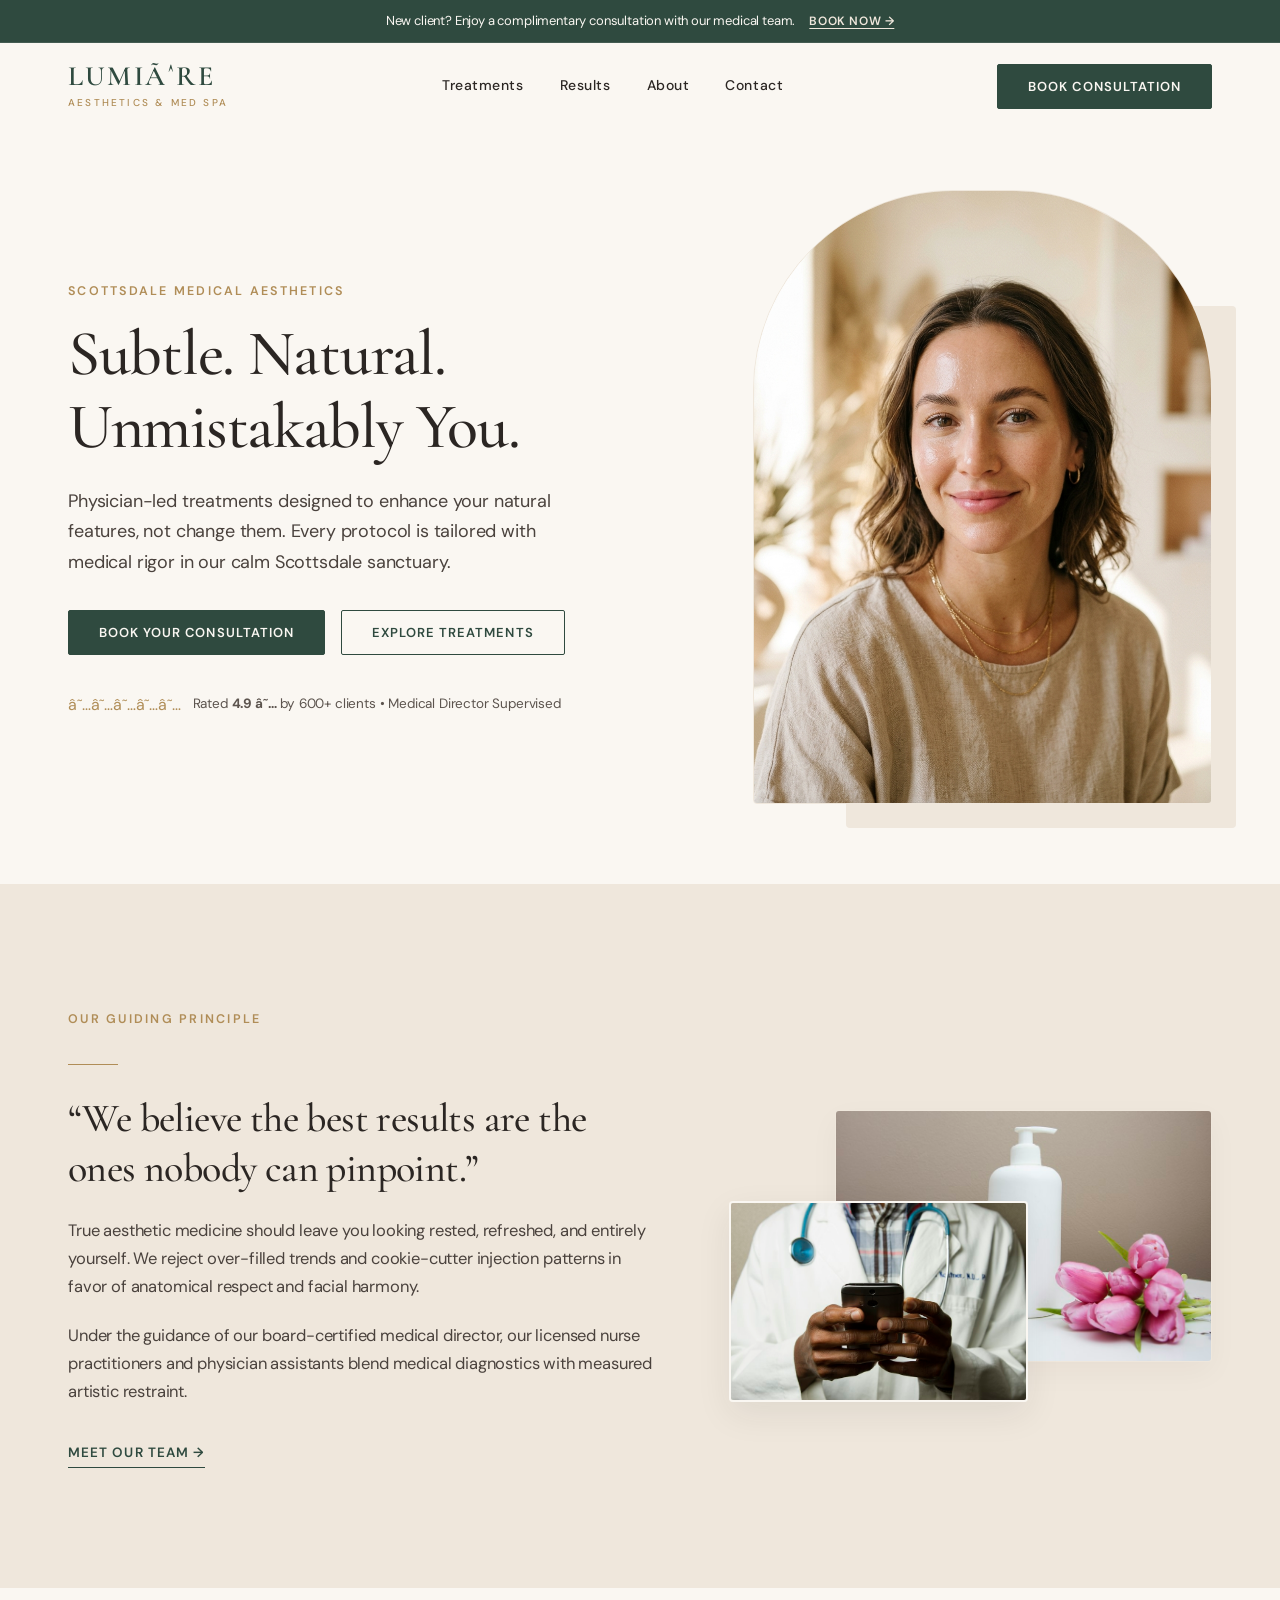
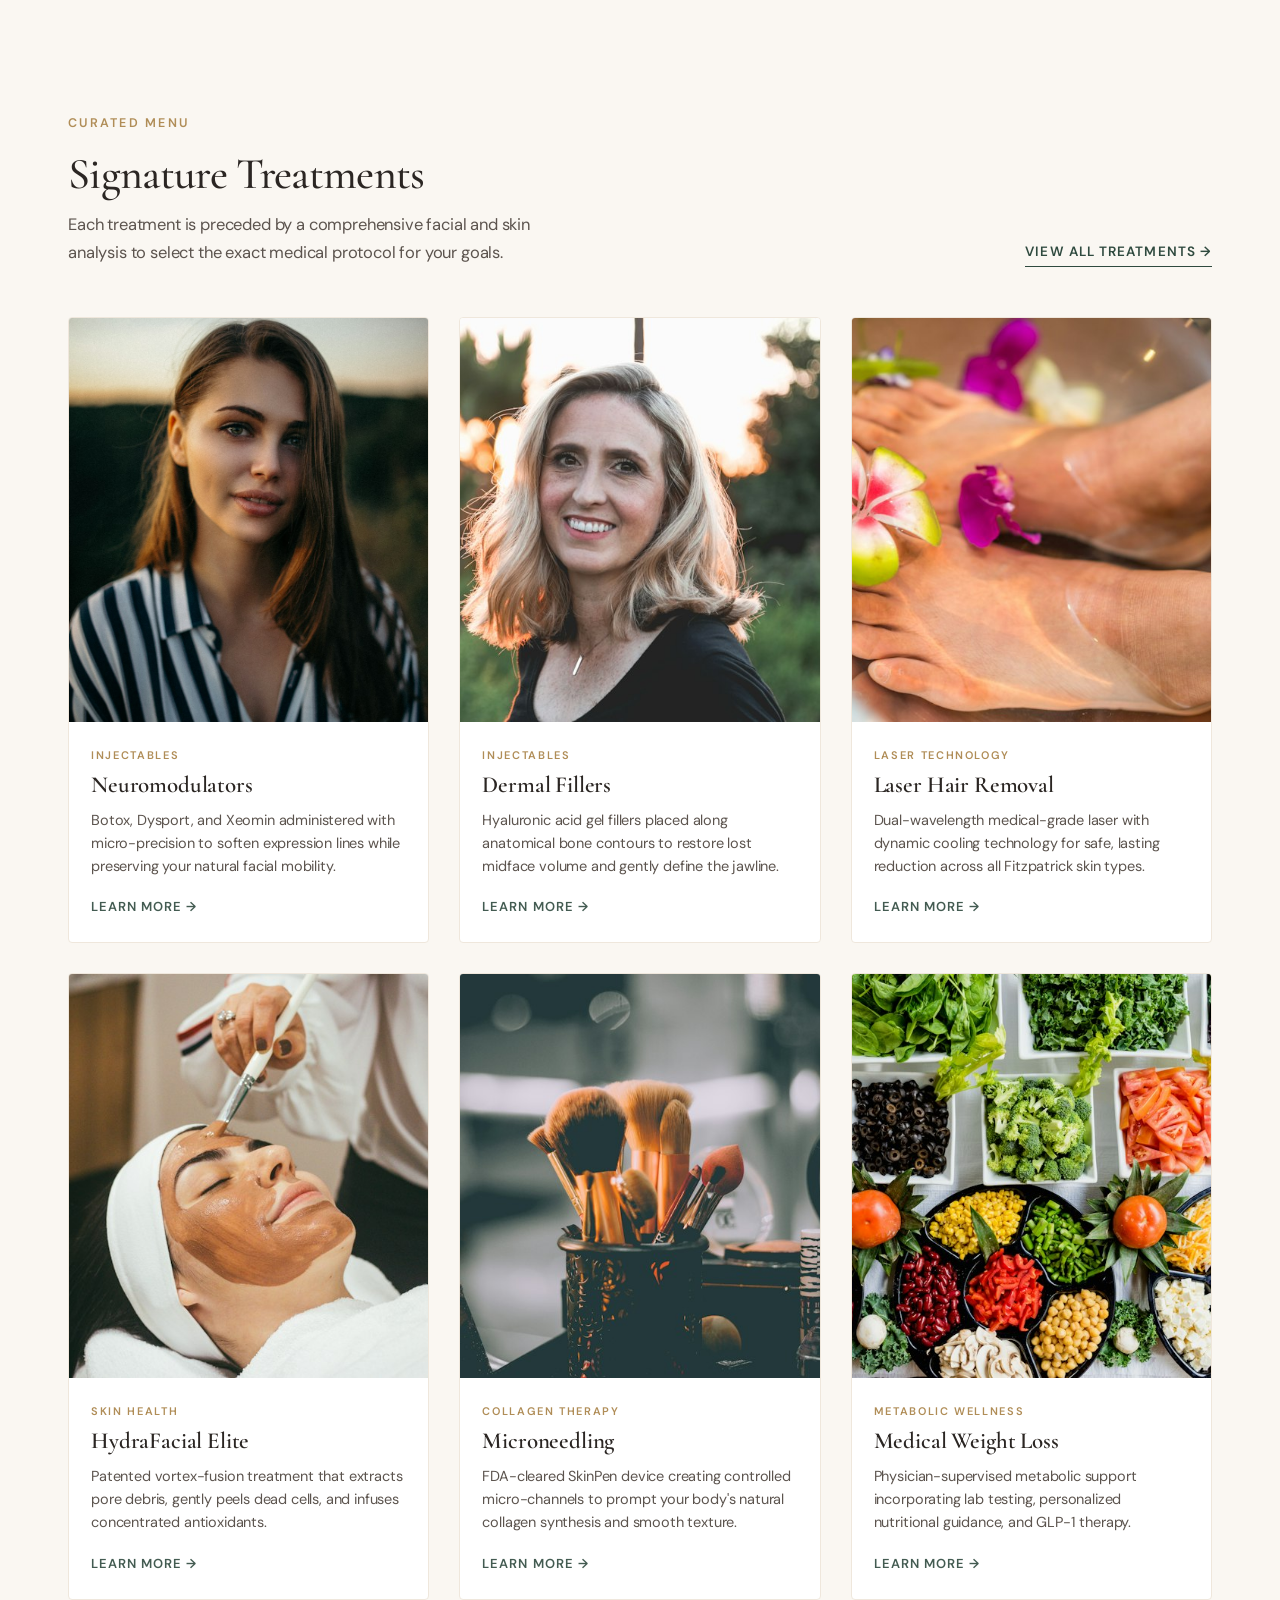
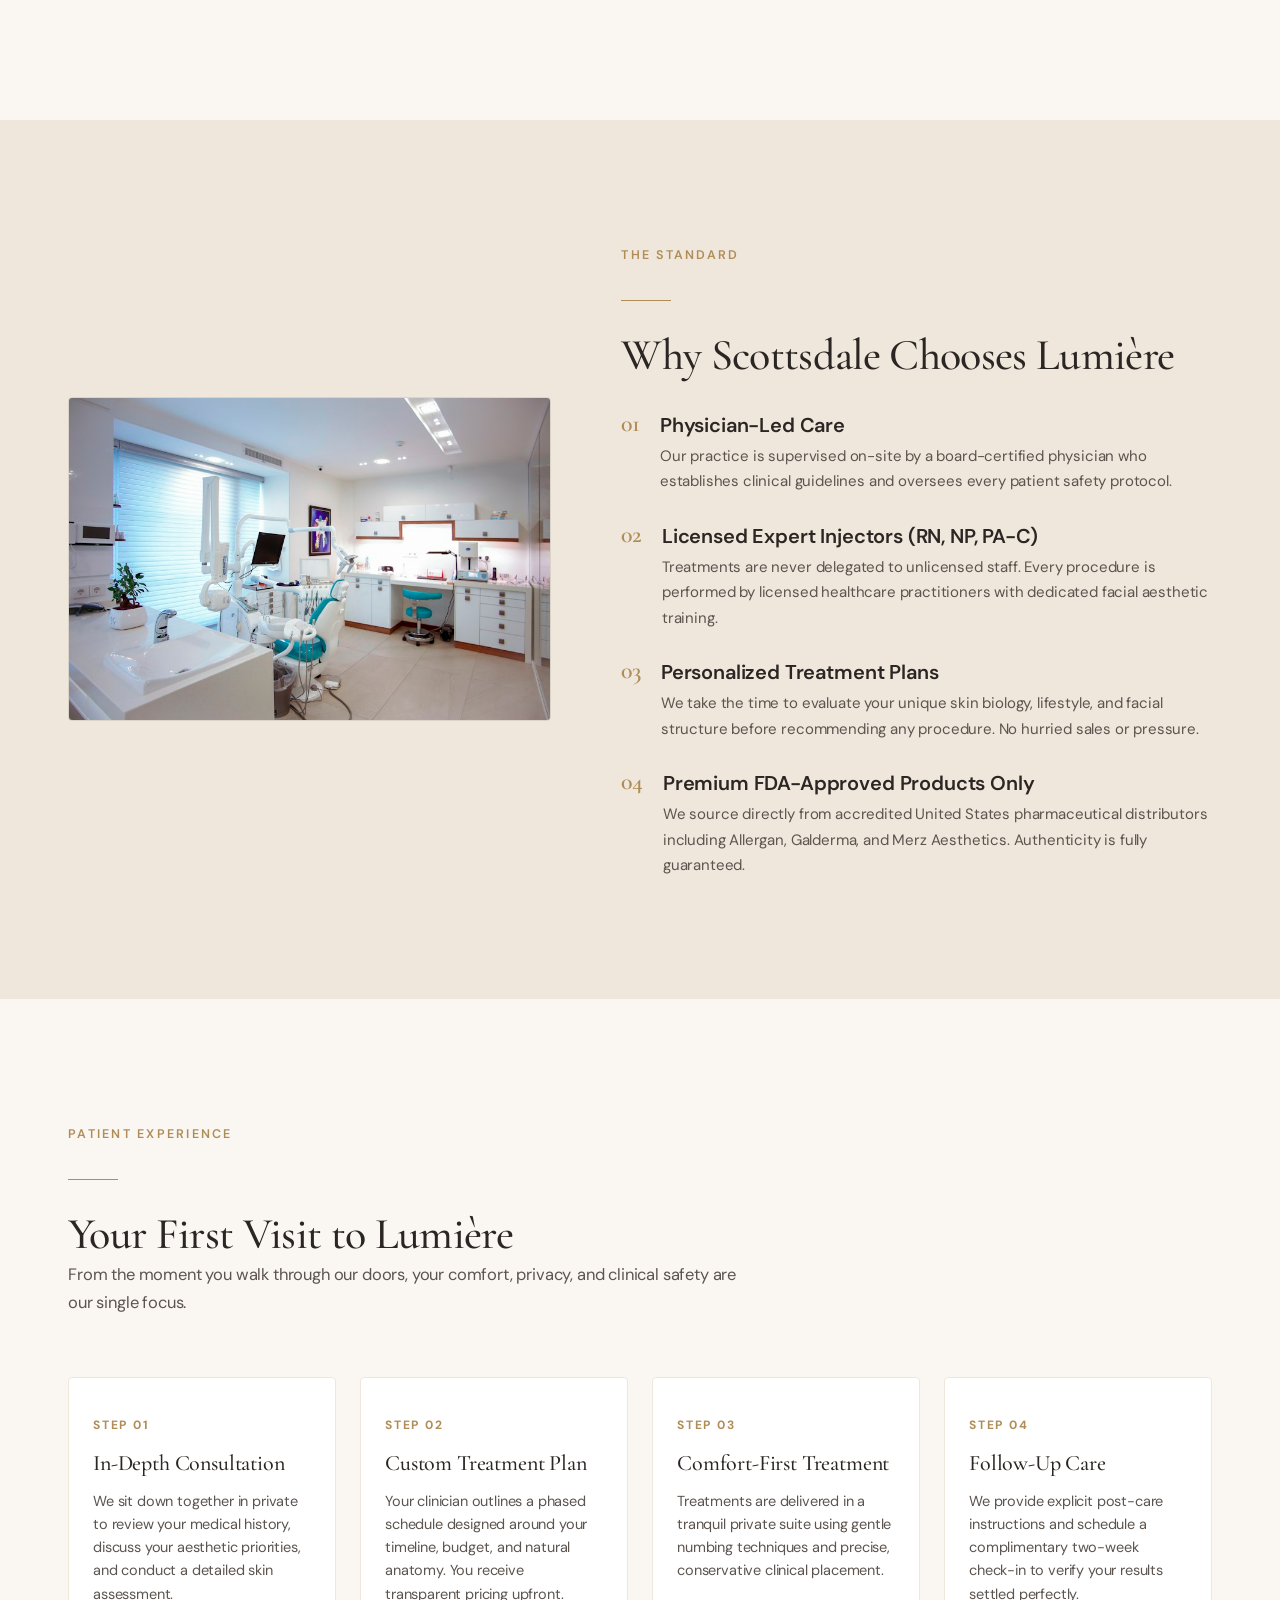
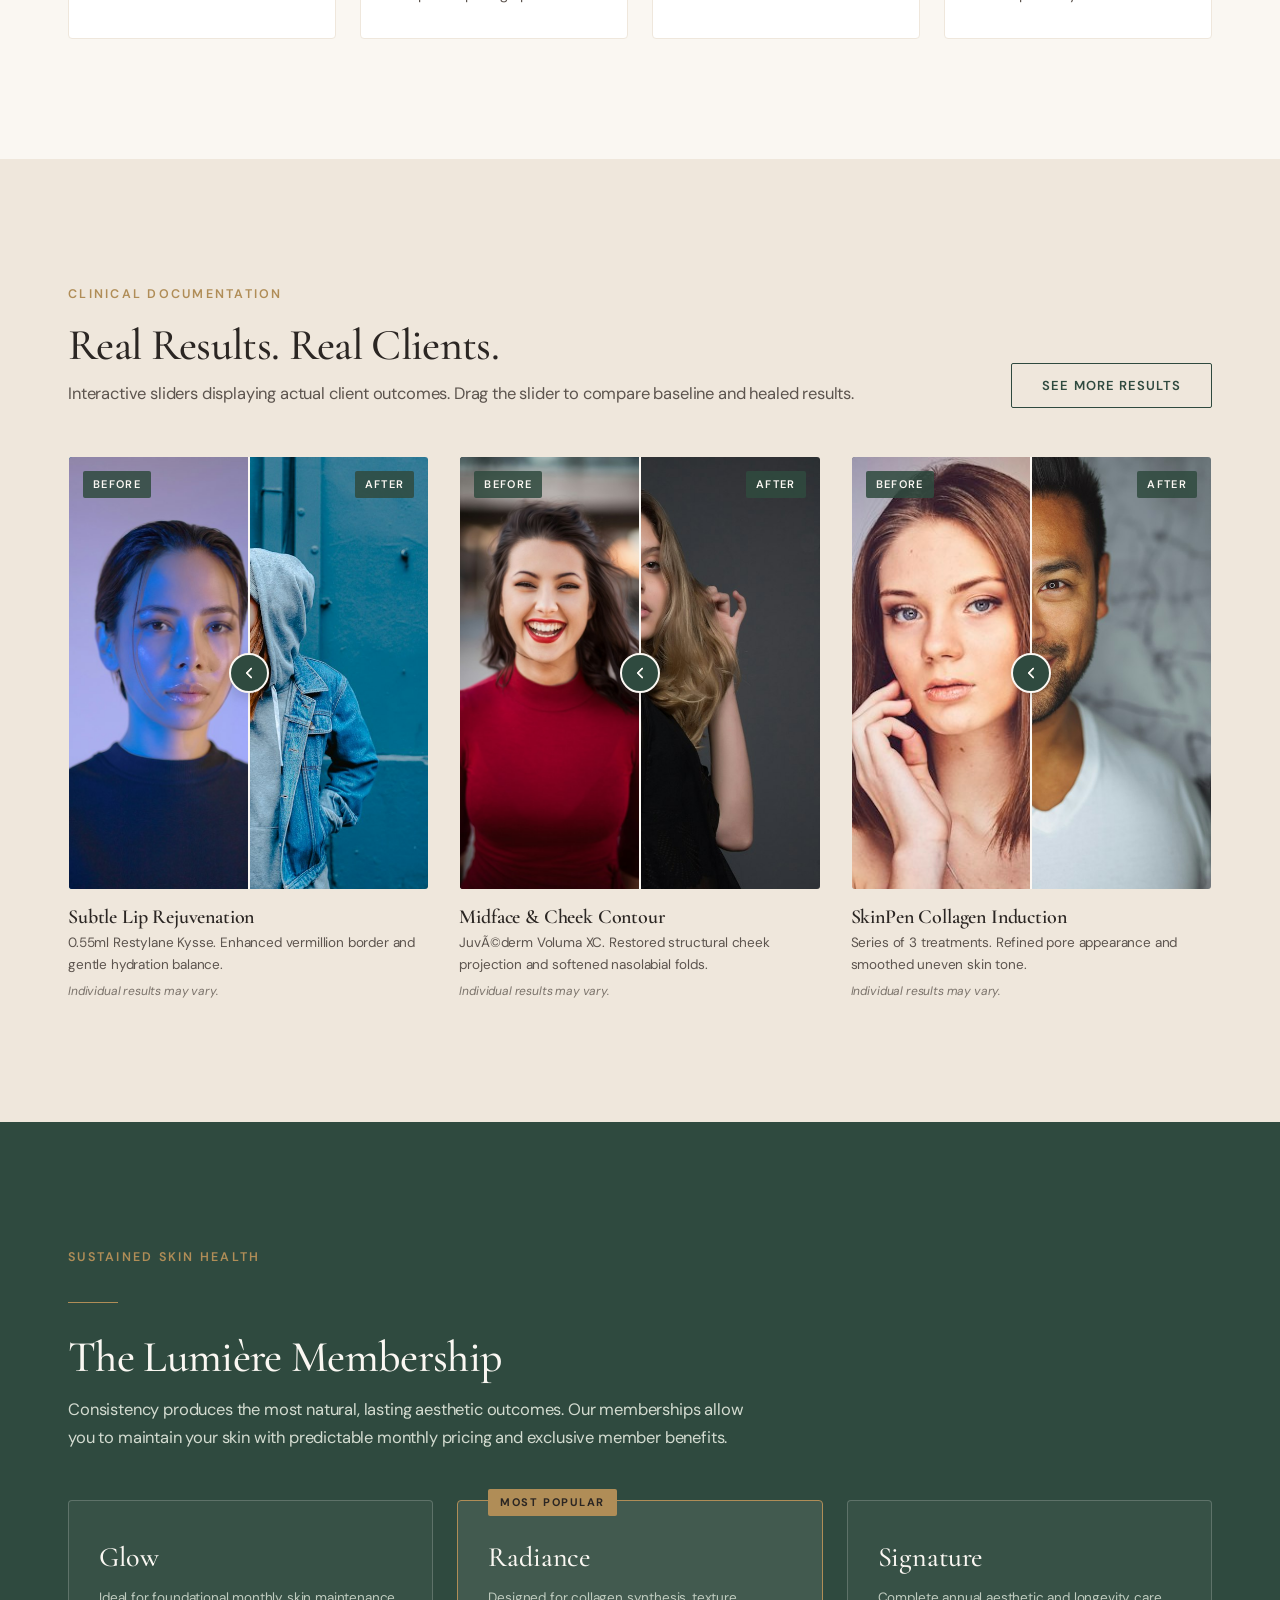
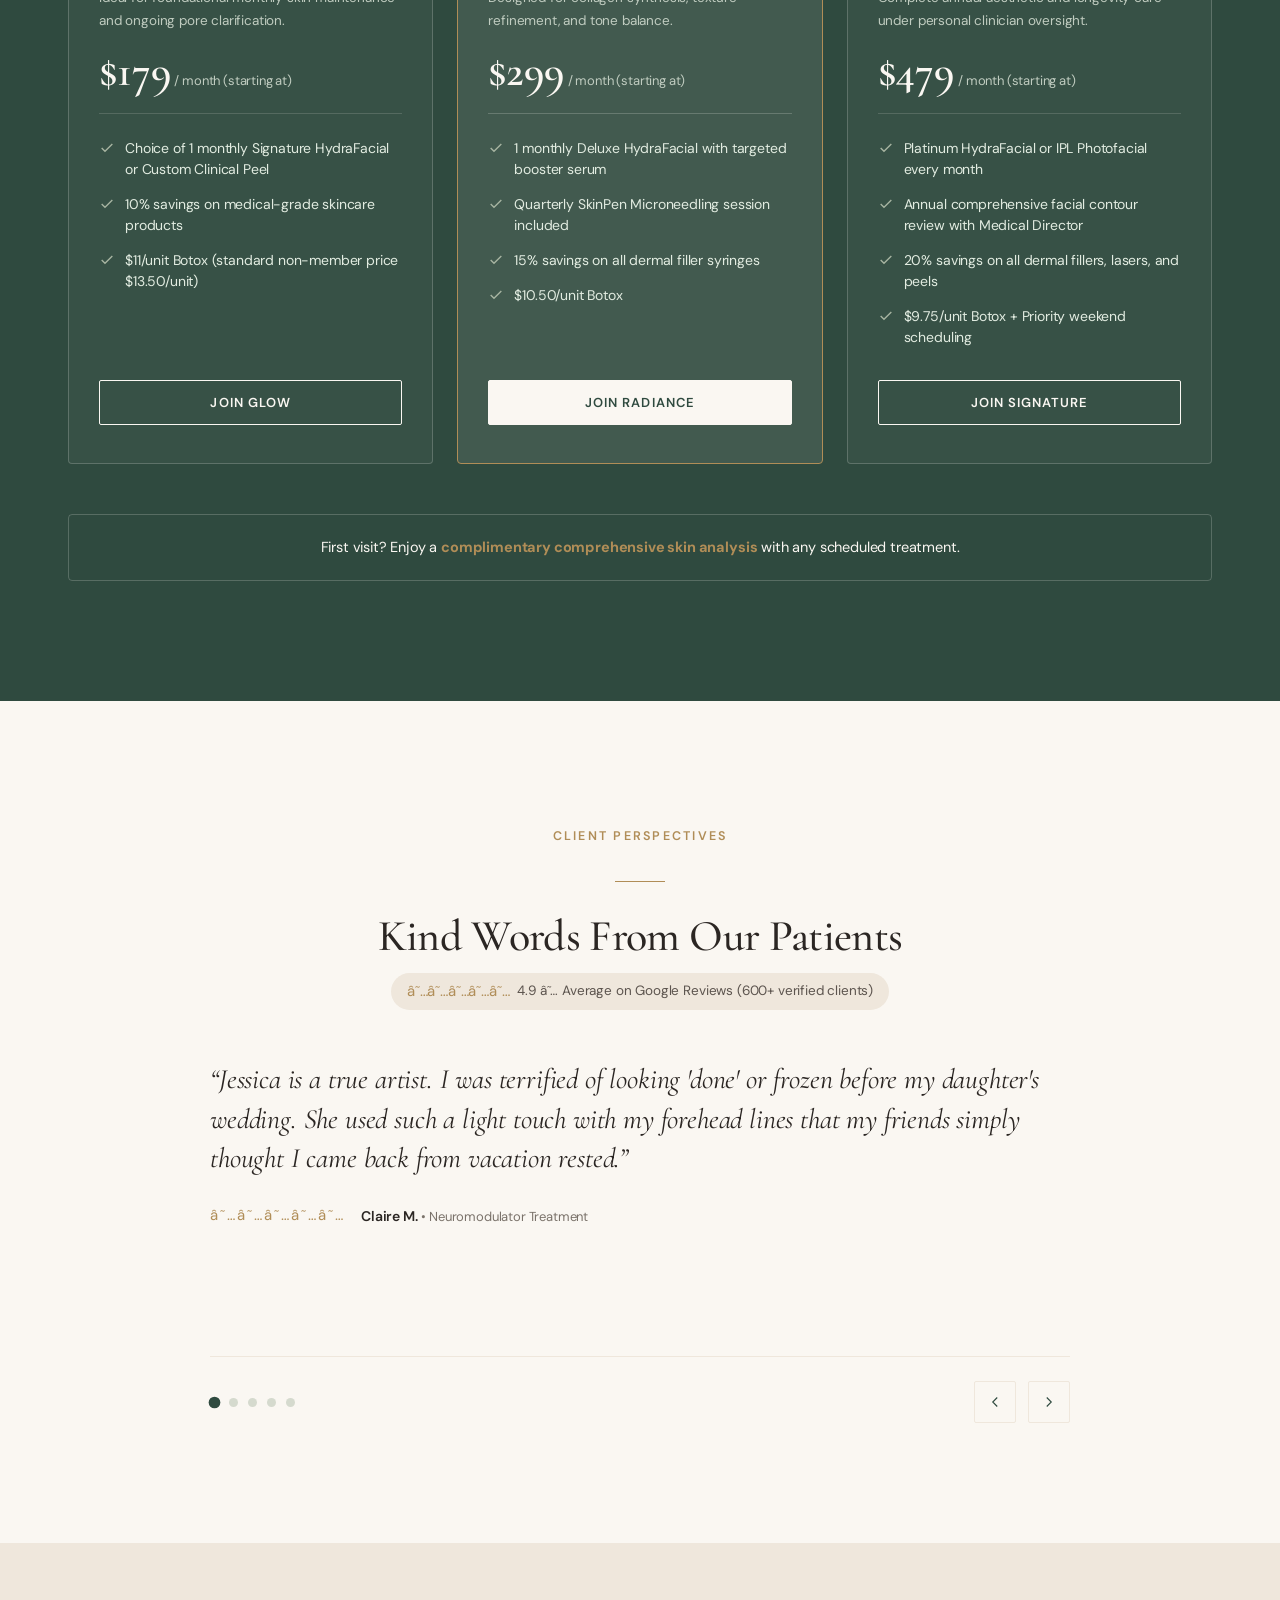
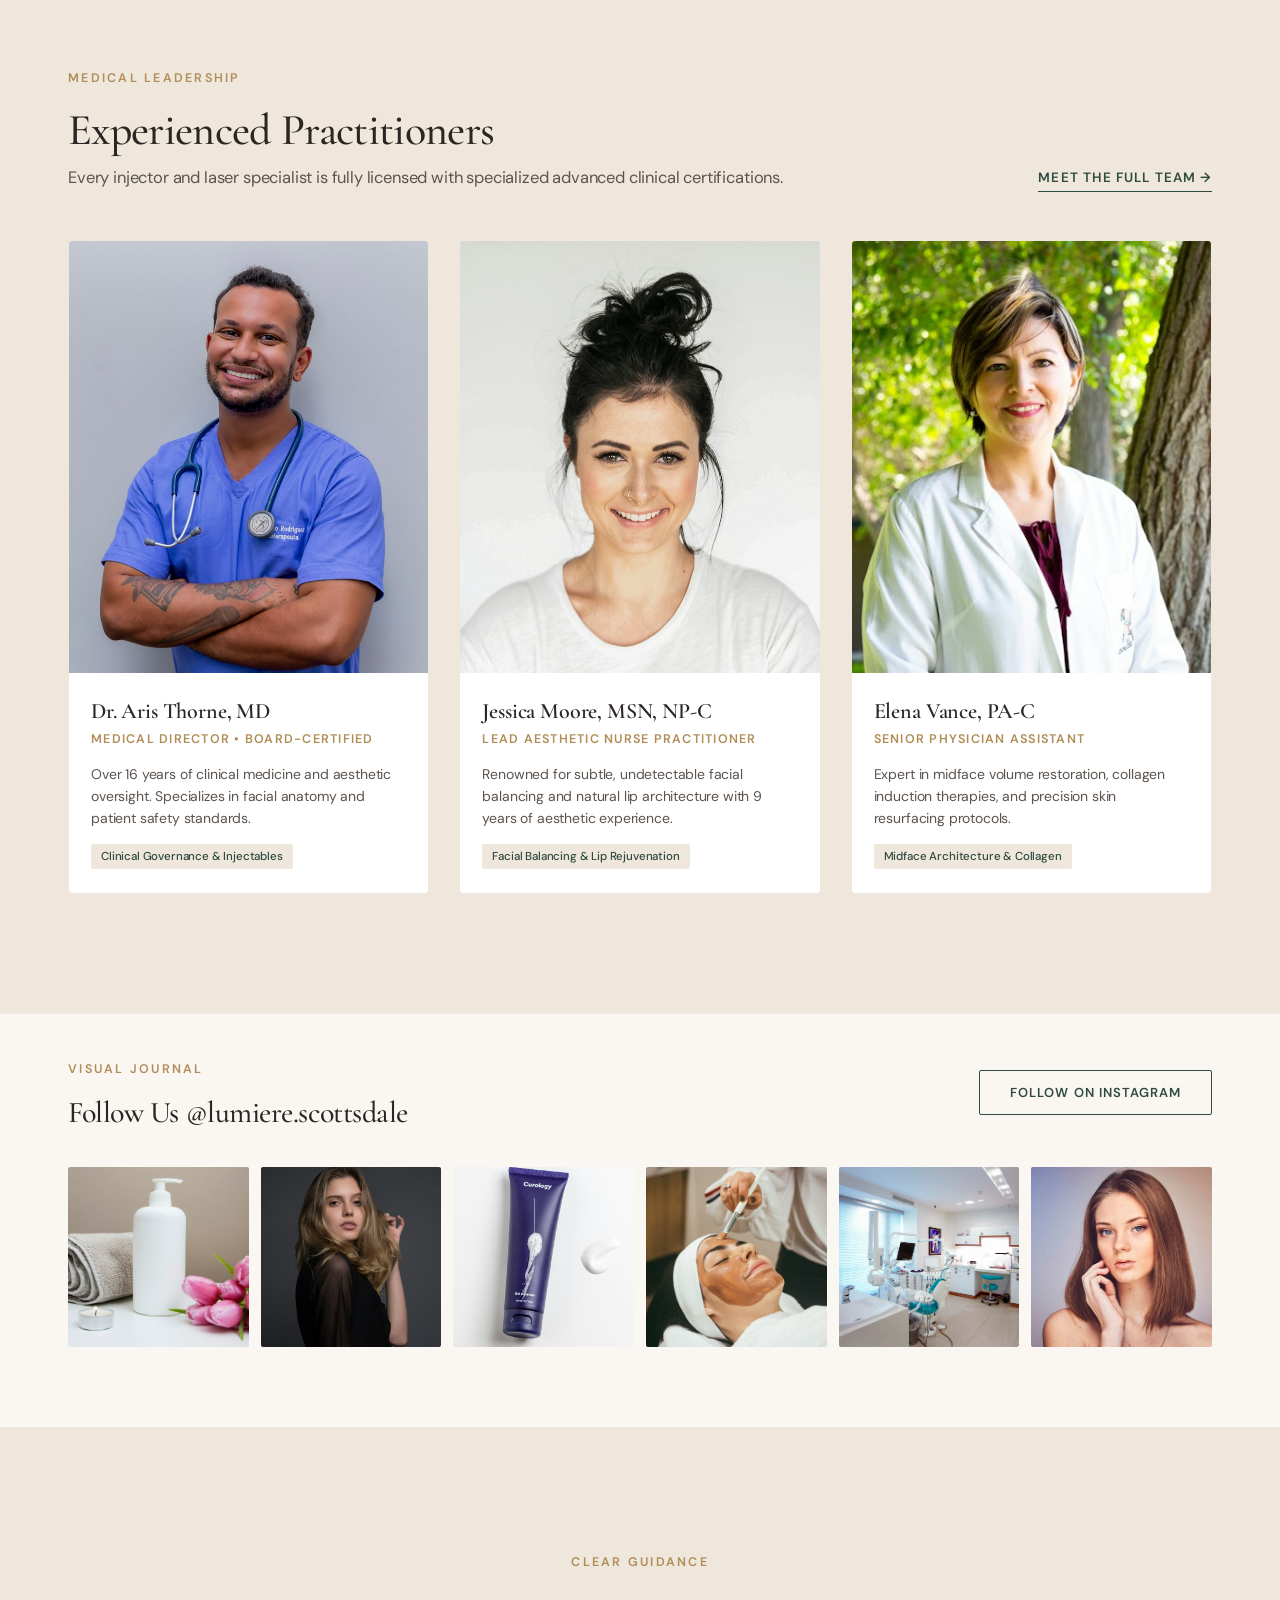
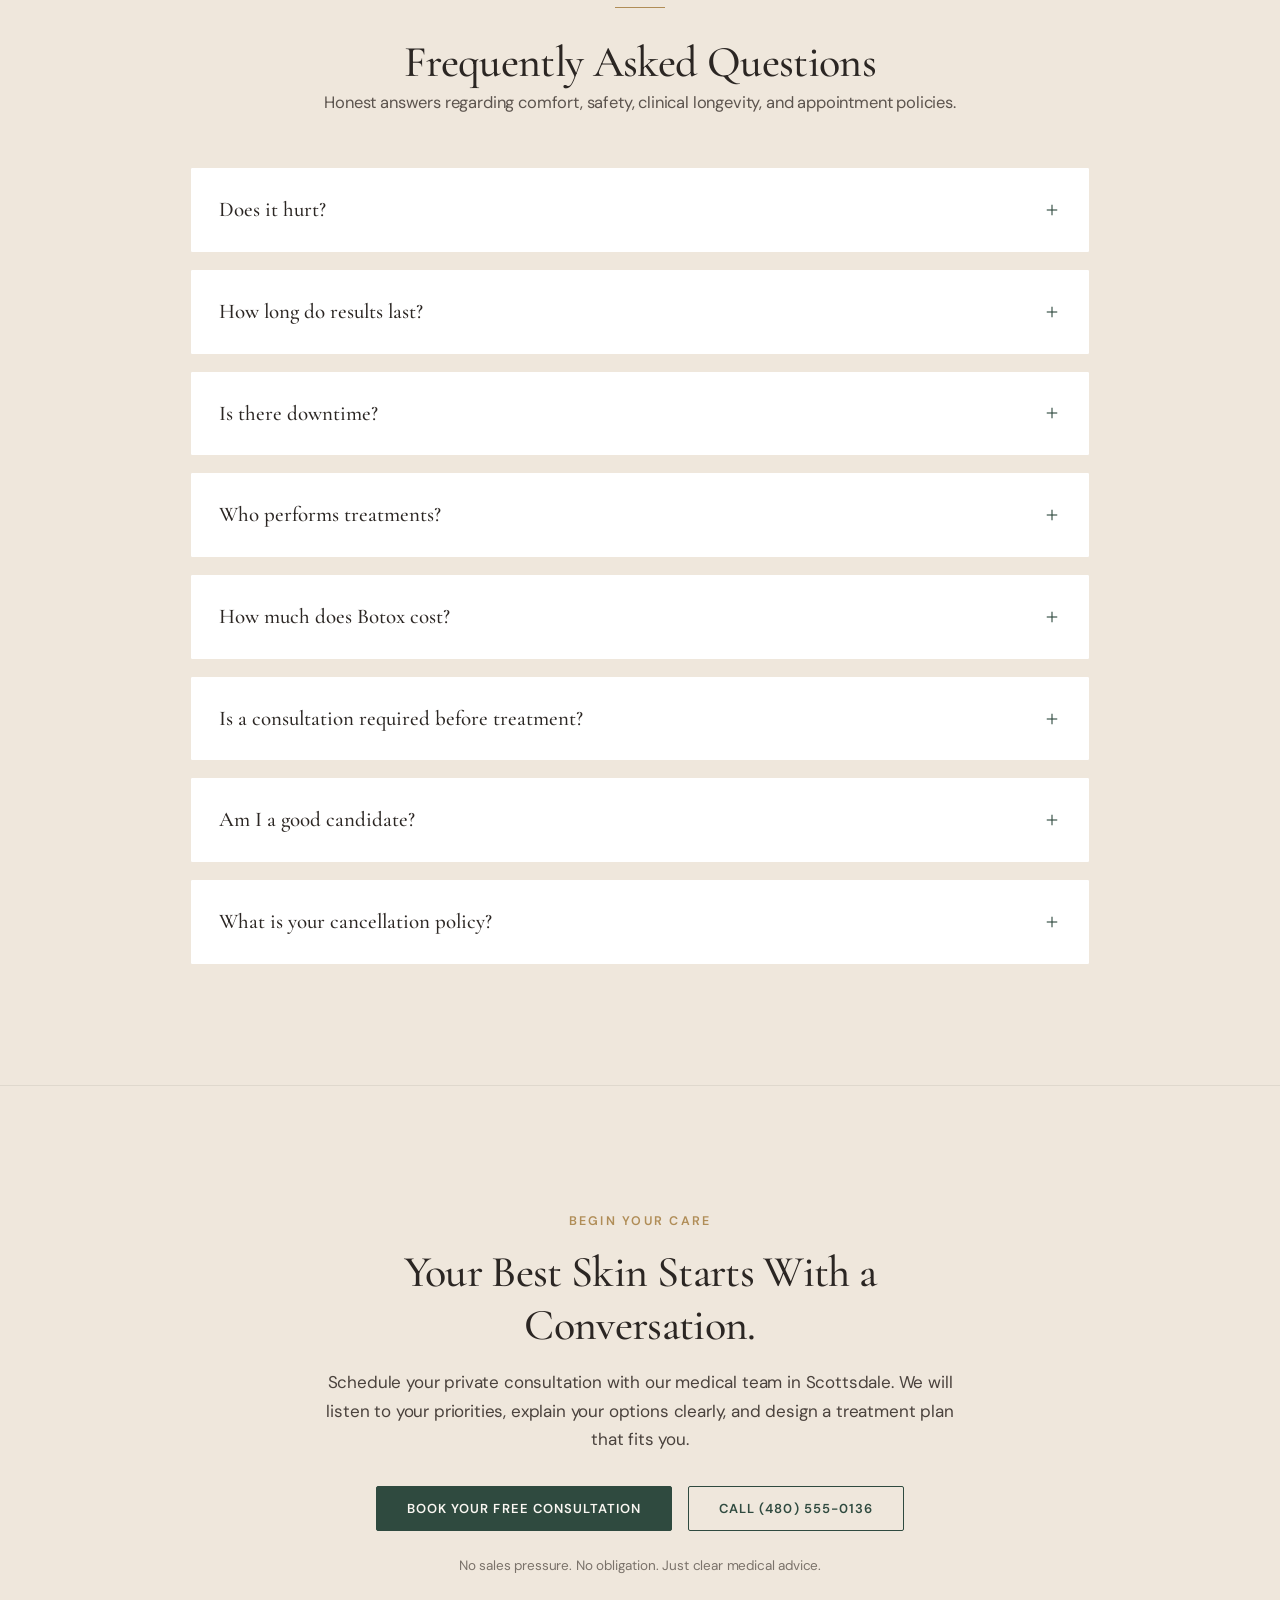
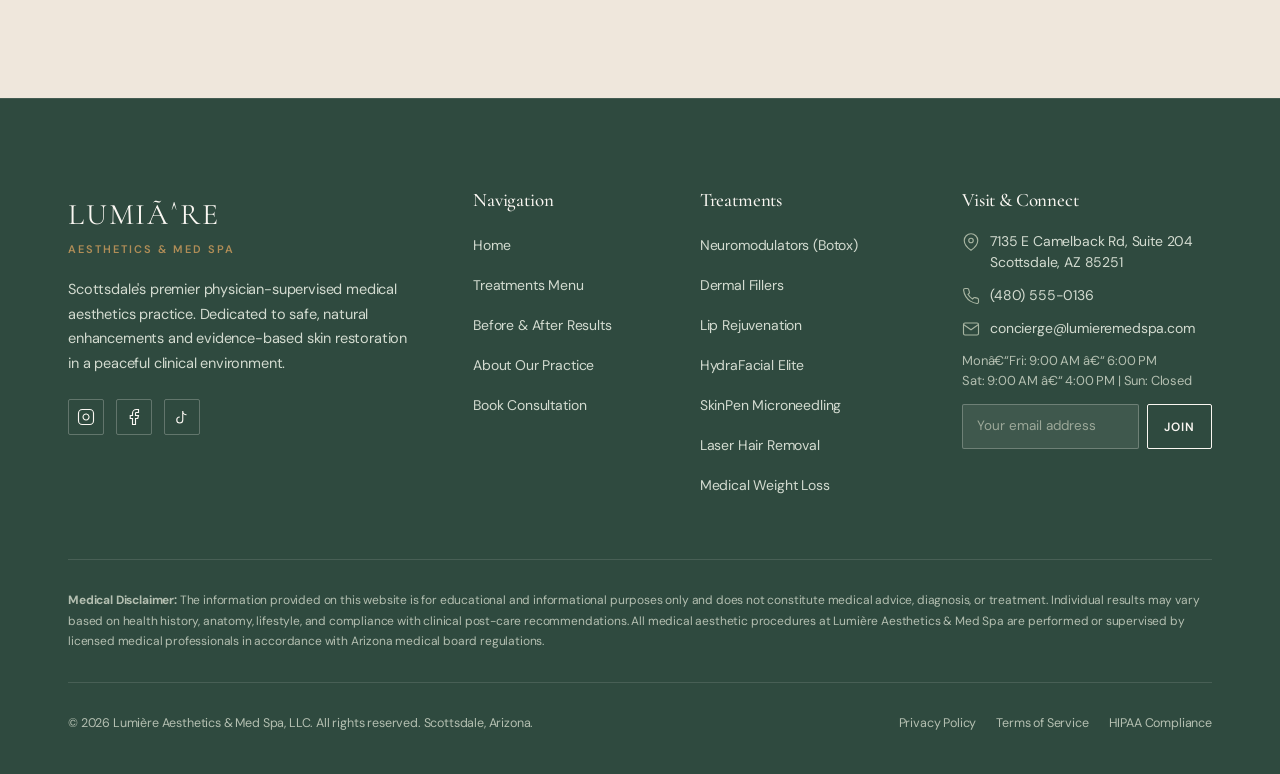
<file: index.html>
﻿<!DOCTYPE html>
<html lang="en">
<head>
  <meta charset="UTF-8">
  <meta name="viewport" content="width=device-width, initial-scale=1.0">
  <title>Lumière Aesthetics & Med Spa | Physician-Led Med Spa in Scottsdale, AZ</title>
  <meta name="description" content="Scottsdale's premier physician-supervised medical aesthetic clinic. Natural Botox, dermal fillers, HydraFacial, and skin rejuvenation designed to enhance your authentic features.">
  <meta name="keywords" content="Med Spa in Scottsdale AZ, Botox Scottsdale, Dermal Fillers Scottsdale, HydraFacial Scottsdale, Microneedling Scottsdale">
  
  <!-- Open Graph -->
  <meta property="og:title" content="Lumière Aesthetics & Med Spa | Scottsdale, Arizona">
  <meta property="og:description" content="Subtle. Natural. Unmistakably You. Physician-supervised medical aesthetics in Old Town Scottsdale.">
  <meta property="og:type" content="website">
  <meta property="og:image" content="images/hero-portrait.jpg">
  <meta property="og:url" content="https://lumieremedspa.com/">
  
  <!-- Favicon -->
  <link rel="icon" type="image/svg+xml" href="images/favicon.svg">
  
  <!-- Google Fonts Preconnect & Stylesheet -->
  <link rel="preconnect" href="https://fonts.googleapis.com">
  <link rel="preconnect" href="https://fonts.gstatic.com" crossorigin>
  <link href="https://fonts.googleapis.com/css2?family=Cormorant+Garamond:ital,wght@0,400;0,500;0,600;1,400&family=DM+Sans:ital,opsz,wght@0,9..40,400;0,9..40,500;0,9..40,600;1,9..40,400&display=swap" rel="stylesheet">
  
  <!-- Styles -->
  <link rel="stylesheet" href="css/styles.css">
  
  <!-- JSON-LD MedicalBusiness Schema -->
  <script type="application/ld+json">
  {
    "@context": "https://schema.org",
    "@type": "MedicalBusiness",
    "name": "Lumière Aesthetics & Med Spa",
    "image": "images/hero-portrait.jpg",
    "@id": "https://lumieremedspa.com",
    "url": "https://lumieremedspa.com",
    "telephone": "+1-480-555-0136",
    "priceRange": "$$$",
    "address": {
      "@type": "PostalAddress",
      "streetAddress": "7135 E Camelback Rd, Suite 204",
      "addressLocality": "Scottsdale",
      "addressRegion": "AZ",
      "postalCode": "85251",
      "addressCountry": "US"
    },
    "geo": {
      "@type": "GeoCoordinates",
      "latitude": 33.5028,
      "longitude": -111.9281
    },
    "openingHoursSpecification": [
      {
        "@type": "OpeningHoursSpecification",
        "dayOfWeek": ["Monday", "Tuesday", "Wednesday", "Thursday", "Friday"],
        "opens": "09:00",
        "closes": "18:00"
      },
      {
        "@type": "OpeningHoursSpecification",
        "dayOfWeek": "Saturday",
        "opens": "09:00",
        "closes": "16:00"
      }
    ],
    "medicalSpecialty": "Dermatology",
    "aggregateRating": {
      "@type": "AggregateRating",
      "ratingValue": "4.9",
      "reviewCount": "624"
    }
  }
  </script>
</head>
<body>

  <!-- 1. ANNOUNCEMENT BAR -->
  <aside class="announcement-bar" aria-label="Announcement">
    <span>New client? Enjoy a complimentary consultation with our medical team.</span>
    <a href="contact.html">Book Now &rarr;</a>
  </aside>

  <!-- 2. STICKY HEADER -->
  <header class="site-header">
    <div class="container header-container">
      <a href="index.html" class="brand-link" aria-label="Lumière Aesthetics & Med Spa Home">
        <span class="brand-wordmark">LUMIÃˆRE</span>
        <span class="brand-subtext">Aesthetics & Med Spa</span>
      </a>

      <!-- Desktop Nav -->
      <nav class="nav-menu" aria-label="Primary Navigation">
        <a href="treatments.html" class="nav-link">Treatments</a>
        <a href="results.html" class="nav-link">Results</a>
        <a href="about.html" class="nav-link">About</a>
        <a href="contact.html" class="nav-link">Contact</a>
      </nav>

      <!-- Header Actions -->
      <div class="header-actions">
        <a href="contact.html" class="btn btn-primary">Book Consultation</a>
        <button class="hamburger-btn" type="button" aria-label="Toggle navigation menu" aria-expanded="false">
          <span class="hamburger-line"></span>
          <span class="hamburger-line"></span>
          <span class="hamburger-line"></span>
        </button>
      </div>
    </div>
  </header>

  <!-- Fullscreen Mobile Navigation Overlay -->
  <div class="mobile-nav-overlay" id="mobileNav" aria-hidden="true">
    <nav class="mobile-nav-links" aria-label="Mobile Navigation">
      <a href="index.html" class="mobile-nav-link active">Home</a>
      <a href="treatments.html" class="mobile-nav-link">Treatments</a>
      <a href="results.html" class="mobile-nav-link">Results</a>
      <a href="about.html" class="mobile-nav-link">About</a>
      <a href="contact.html" class="mobile-nav-link">Contact</a>
    </nav>
    <div class="mobile-nav-footer">
      <a href="contact.html" class="btn btn-primary" style="width: 100%; text-align: center;">Book Consultation</a>
      <div class="mobile-contact-info">
        <p style="margin-bottom: 4px;">7135 E Camelback Rd, Suite 204<br>Scottsdale, AZ 85251</p>
        <p style="margin-bottom: 0;"><a href="tel:4805550136" style="color: var(--forest); font-weight: 600;">(480) 555-0136</a></p>
      </div>
    </div>
  </div>

  <main>
    <!-- 1. HERO SECTION -->
    <section class="section section-ivory" style="padding-top: 60px; padding-bottom: 80px;">
      <div class="container">
        <div style="display: grid; grid-template-columns: 1.15fr 0.85fr; gap: 64px; align-items: center;" class="hero-split-grid">
          
          <!-- Hero Text (Left) -->
          <div class="fade-up-element">
            <span class="label-eyebrow">Scottsdale Medical Aesthetics</span>
            <h1 style="margin-bottom: 22px;">Subtle. Natural. Unmistakably You.</h1>
            <p style="font-size: 18px; line-height: 1.7; color: #4A423D; margin-bottom: 32px; max-width: 520px;">
              Physician-led treatments designed to enhance your natural features, not change them. Every protocol is tailored with medical rigor in our calm Scottsdale sanctuary.
            </p>
            
            <div style="display: flex; gap: 16px; flex-wrap: wrap; align-items: center; margin-bottom: 36px;">
              <a href="contact.html" class="btn btn-primary">Book Your Consultation</a>
              <a href="treatments.html" class="btn btn-secondary">Explore Treatments</a>
            </div>
            
            <div style="display: flex; align-items: center; gap: 12px; font-size: 13.5px; color: #5C544E;">
              <span style="color: var(--gold); font-size: 16px;">â˜…â˜…â˜…â˜…â˜…</span>
              <span>Rated <strong>4.9 â˜…</strong> by 600+ clients &bull; Medical Director Supervised</span>
            </div>
          </div>

          <!-- Hero Image (Right) -->
          <div class="overlap-frame fade-up-element delay-200">
            <div class="overlap-sand-backdrop"></div>
            <div class="arch-mask overlap-image" style="border: 1px solid var(--sand); max-height: 620px;">
              <img src="images/hero-portrait.jpg" alt="Woman with natural glowing skin in warm Scottsdale sunlight" width="800" height="1000" style="width: 100%; height: 100%; object-fit: cover;">
            </div>
          </div>

        </div>
      </div>
    </section>

    <!-- 2. PHILOSOPHY SECTION -->
    <section class="section section-sand">
      <div class="container">
        <div style="display: grid; grid-template-columns: 1.1fr 0.9fr; gap: 70px; align-items: center;" class="editorial-row">
          
          <!-- Left Philosophy Text -->
          <div class="fade-up-element">
            <span class="label-eyebrow">Our Guiding Principle</span>
            <hr class="gold-divider">
            <h2 style="font-size: 40px; line-height: 1.25; margin-bottom: 24px;">
              &ldquo;We believe the best results are the ones nobody can pinpoint.&rdquo;
            </h2>
            <p style="font-size: 16.5px; color: #4A423D; margin-bottom: 20px;">
              True aesthetic medicine should leave you looking rested, refreshed, and entirely yourself. We reject over-filled trends and cookie-cutter injection patterns in favor of anatomical respect and facial harmony.
            </p>
            <p style="font-size: 16.5px; color: #4A423D; margin-bottom: 32px;">
              Under the guidance of our board-certified medical director, our licensed nurse practitioners and physician assistants blend medical diagnostics with measured artistic restraint.
            </p>
            <a href="about.html" class="editorial-link">Meet our team &rarr;</a>
          </div>

          <!-- Right Stacked Pair of Images -->
          <div class="fade-up-element delay-200" style="position: relative; padding: 20px 0;">
            <div style="width: 78%; margin-left: auto; border-radius: 4px; overflow: hidden; border: 1px solid var(--sand); box-shadow: 0 10px 30px rgba(43, 38, 35, 0.04);">
              <img src="images/philosophy-1.jpg" alt="Serene interior of Lumière Scottsdale clinical suite" loading="lazy" width="700" height="850">
            </div>
            <div style="width: 62%; position: absolute; bottom: -20px; left: 0; border-radius: 4px; overflow: hidden; border: 2px solid var(--ivory); box-shadow: 0 12px 35px rgba(43, 38, 35, 0.08);">
              <img src="images/philosophy-2.jpg" alt="Clinical consultation desk and medical assessment tools" loading="lazy" width="650" height="750">
            </div>
          </div>

        </div>
      </div>
    </section>

    <!-- 3. SIGNATURE TREATMENTS -->
    <section class="section section-ivory">
      <div class="container">
        <div style="display: flex; justify-content: space-between; align-items: flex-end; margin-bottom: 50px; flex-wrap: wrap; gap: 20px;">
          <div>
            <span class="label-eyebrow">Curated Menu</span>
            <h2 style="margin-bottom: 10px;">Signature Treatments</h2>
            <p class="text-subtle" style="max-width: 500px;">Each treatment is preceded by a comprehensive facial and skin analysis to select the exact medical protocol for your goals.</p>
          </div>
          <a href="treatments.html" class="editorial-link">View All Treatments &rarr;</a>
        </div>

        <div style="display: grid; grid-template-columns: repeat(3, 1fr); gap: 30px;" class="treatments-grid">
          
          <!-- Card 1: Neuromodulators -->
          <article class="treatment-card fade-up-element">
            <div class="treatment-card-img-wrap">
              <img src="images/treatment-neuromodulators.jpg" alt="Neuromodulators Botox and Dysport in Scottsdale" loading="lazy" width="800" height="900">
            </div>
            <div class="treatment-card-body">
              <span class="treatment-card-category">Injectables</span>
              <h3 class="treatment-card-title">Neuromodulators</h3>
              <p class="treatment-card-desc">Botox, Dysport, and Xeomin administered with micro-precision to soften expression lines while preserving your natural facial mobility.</p>
              <a href="treatments.html#neuromodulators" class="treatment-card-link">Learn more &rarr;</a>
            </div>
          </article>

          <!-- Card 2: Dermal Fillers -->
          <article class="treatment-card fade-up-element delay-100">
            <div class="treatment-card-img-wrap">
              <img src="images/treatment-fillers.jpg" alt="Natural dermal fillers cheeks and midface" loading="lazy" width="800" height="900">
            </div>
            <div class="treatment-card-body">
              <span class="treatment-card-category">Injectables</span>
              <h3 class="treatment-card-title">Dermal Fillers</h3>
              <p class="treatment-card-desc">Hyaluronic acid gel fillers placed along anatomical bone contours to restore lost midface volume and gently define the jawline.</p>
              <a href="treatments.html#fillers" class="treatment-card-link">Learn more &rarr;</a>
            </div>
          </article>

          <!-- Card 3: Laser Hair Removal -->
          <article class="treatment-card fade-up-element delay-200">
            <div class="treatment-card-img-wrap">
              <img src="images/treatment-laser-hair.jpg" alt="GentleMax Pro medical laser hair removal" loading="lazy" width="800" height="900">
            </div>
            <div class="treatment-card-body">
              <span class="treatment-card-category">Laser Technology</span>
              <h3 class="treatment-card-title">Laser Hair Removal</h3>
              <p class="treatment-card-desc">Dual-wavelength medical-grade laser with dynamic cooling technology for safe, lasting reduction across all Fitzpatrick skin types.</p>
              <a href="treatments.html#laser-hair" class="treatment-card-link">Learn more &rarr;</a>
            </div>
          </article>

          <!-- Card 4: HydraFacial -->
          <article class="treatment-card fade-up-element">
            <div class="treatment-card-img-wrap">
              <img src="images/treatment-hydrafacial.jpg" alt="HydraFacial Elite vortex infusion therapy" loading="lazy" width="800" height="900">
            </div>
            <div class="treatment-card-body">
              <span class="treatment-card-category">Skin Health</span>
              <h3 class="treatment-card-title">HydraFacial Elite</h3>
              <p class="treatment-card-desc">Patented vortex-fusion treatment that extracts pore debris, gently peels dead cells, and infuses concentrated antioxidants.</p>
              <a href="treatments.html#hydrafacial" class="treatment-card-link">Learn more &rarr;</a>
            </div>
          </article>

          <!-- Card 5: Microneedling -->
          <article class="treatment-card fade-up-element delay-100">
            <div class="treatment-card-img-wrap">
              <img src="images/treatment-microneedling.jpg" alt="SkinPen FDA-cleared collagen induction microneedling" loading="lazy" width="800" height="900">
            </div>
            <div class="treatment-card-body">
              <span class="treatment-card-category">Collagen Therapy</span>
              <h3 class="treatment-card-title">Microneedling</h3>
              <p class="treatment-card-desc">FDA-cleared SkinPen device creating controlled micro-channels to prompt your body's natural collagen synthesis and smooth texture.</p>
              <a href="treatments.html#microneedling" class="treatment-card-link">Learn more &rarr;</a>
            </div>
          </article>

          <!-- Card 6: Medical Weight Loss -->
          <article class="treatment-card fade-up-element delay-200">
            <div class="treatment-card-img-wrap">
              <img src="images/treatment-weight-loss.jpg" alt="Physician-guided medical weight loss and metabolic support" loading="lazy" width="800" height="900">
            </div>
            <div class="treatment-card-body">
              <span class="treatment-card-category">Metabolic Wellness</span>
              <h3 class="treatment-card-title">Medical Weight Loss</h3>
              <p class="treatment-card-desc">Physician-supervised metabolic support incorporating lab testing, personalized nutritional guidance, and GLP-1 therapy.</p>
              <a href="treatments.html#weight-loss" class="treatment-card-link">Learn more &rarr;</a>
            </div>
          </article>

        </div>
      </div>
    </section>

    <!-- 4. WHY LUMIÃˆRE SECTION -->
    <section class="section section-sand">
      <div class="container">
        <div style="display: grid; grid-template-columns: 0.9fr 1.1fr; gap: 70px; align-items: center;" class="editorial-row">
          
          <!-- Image Left -->
          <div class="fade-up-element">
            <div style="border-radius: 4px; overflow: hidden; border: 1px solid rgba(43, 38, 35, 0.1);">
              <img src="images/why-lumiere.jpg" alt="Lumière medical consultation suite and clinician discussion" loading="lazy" width="800" height="950">
            </div>
          </div>

          <!-- 4 Numbered Points Right -->
          <div class="fade-up-element delay-100">
            <span class="label-eyebrow">The Standard</span>
            <hr class="gold-divider">
            <h2 style="margin-bottom: 30px;">Why Scottsdale Chooses Lumière</h2>
            
            <div style="display: flex; flex-direction: column; gap: 28px;">
              <!-- 01 -->
              <div style="display: flex; gap: 20px;">
                <span style="font-family: var(--font-serif); font-size: 24px; color: var(--gold); font-weight: 600; line-height: 1;">01</span>
                <div>
                  <h3 style="font-size: 20px; font-weight: 600; margin-bottom: 6px; font-family: var(--font-sans);">Physician-Led Care</h3>
                  <p style="font-size: 15px; color: #5C544E; margin: 0;">Our practice is supervised on-site by a board-certified physician who establishes clinical guidelines and oversees every patient safety protocol.</p>
                </div>
              </div>

              <!-- 02 -->
              <div style="display: flex; gap: 20px;">
                <span style="font-family: var(--font-serif); font-size: 24px; color: var(--gold); font-weight: 600; line-height: 1;">02</span>
                <div>
                  <h3 style="font-size: 20px; font-weight: 600; margin-bottom: 6px; font-family: var(--font-sans);">Licensed Expert Injectors (RN, NP, PA-C)</h3>
                  <p style="font-size: 15px; color: #5C544E; margin: 0;">Treatments are never delegated to unlicensed staff. Every procedure is performed by licensed healthcare practitioners with dedicated facial aesthetic training.</p>
                </div>
              </div>

              <!-- 03 -->
              <div style="display: flex; gap: 20px;">
                <span style="font-family: var(--font-serif); font-size: 24px; color: var(--gold); font-weight: 600; line-height: 1;">03</span>
                <div>
                  <h3 style="font-size: 20px; font-weight: 600; margin-bottom: 6px; font-family: var(--font-sans);">Personalized Treatment Plans</h3>
                  <p style="font-size: 15px; color: #5C544E; margin: 0;">We take the time to evaluate your unique skin biology, lifestyle, and facial structure before recommending any procedure. No hurried sales or pressure.</p>
                </div>
              </div>

              <!-- 04 -->
              <div style="display: flex; gap: 20px;">
                <span style="font-family: var(--font-serif); font-size: 24px; color: var(--gold); font-weight: 600; line-height: 1;">04</span>
                <div>
                  <h3 style="font-size: 20px; font-weight: 600; margin-bottom: 6px; font-family: var(--font-sans);">Premium FDA-Approved Products Only</h3>
                  <p style="font-size: 15px; color: #5C544E; margin: 0;">We source directly from accredited United States pharmaceutical distributors including Allergan, Galderma, and Merz Aesthetics. Authenticity is fully guaranteed.</p>
                </div>
              </div>

            </div>
          </div>

        </div>
      </div>
    </section>

    <!-- 5. YOUR FIRST VISIT TIMELINE -->
    <section class="section section-ivory">
      <div class="container">
        <div style="max-width: 680px; margin-bottom: 60px;">
          <span class="label-eyebrow">Patient Experience</span>
          <hr class="gold-divider">
          <h2>Your First Visit to Lumière</h2>
          <p class="text-subtle">From the moment you walk through our doors, your comfort, privacy, and clinical safety are our single focus.</p>
        </div>

        <div style="display: grid; grid-template-columns: repeat(4, 1fr); gap: 24px;" class="timeline-grid">
          
          <!-- Step 1 -->
          <div class="fade-up-element" style="background-color: var(--white); padding: 32px 24px; border: 1px solid var(--sand); border-radius: 4px;">
            <span style="display: inline-block; font-size: 12px; font-weight: 700; color: var(--gold); letter-spacing: 0.15em; margin-bottom: 14px;">STEP 01</span>
            <h3 style="font-family: var(--font-serif); font-size: 22px; margin-bottom: 12px;">In-Depth Consultation</h3>
            <p style="font-size: 14.5px; color: #5C544E; line-height: 1.6; margin: 0;">We sit down together in private to review your medical history, discuss your aesthetic priorities, and conduct a detailed skin assessment.</p>
          </div>

          <!-- Step 2 -->
          <div class="fade-up-element delay-100" style="background-color: var(--white); padding: 32px 24px; border: 1px solid var(--sand); border-radius: 4px;">
            <span style="display: inline-block; font-size: 12px; font-weight: 700; color: var(--gold); letter-spacing: 0.15em; margin-bottom: 14px;">STEP 02</span>
            <h3 style="font-family: var(--font-serif); font-size: 22px; margin-bottom: 12px;">Custom Treatment Plan</h3>
            <p style="font-size: 14.5px; color: #5C544E; line-height: 1.6; margin: 0;">Your clinician outlines a phased schedule designed around your timeline, budget, and natural anatomy. You receive transparent pricing upfront.</p>
          </div>

          <!-- Step 3 -->
          <div class="fade-up-element delay-200" style="background-color: var(--white); padding: 32px 24px; border: 1px solid var(--sand); border-radius: 4px;">
            <span style="display: inline-block; font-size: 12px; font-weight: 700; color: var(--gold); letter-spacing: 0.15em; margin-bottom: 14px;">STEP 03</span>
            <h3 style="font-family: var(--font-serif); font-size: 22px; margin-bottom: 12px;">Comfort-First Treatment</h3>
            <p style="font-size: 14.5px; color: #5C544E; line-height: 1.6; margin: 0;">Treatments are delivered in a tranquil private suite using gentle numbing techniques and precise, conservative clinical placement.</p>
          </div>

          <!-- Step 4 -->
          <div class="fade-up-element delay-300" style="background-color: var(--white); padding: 32px 24px; border: 1px solid var(--sand); border-radius: 4px;">
            <span style="display: inline-block; font-size: 12px; font-weight: 700; color: var(--gold); letter-spacing: 0.15em; margin-bottom: 14px;">STEP 04</span>
            <h3 style="font-family: var(--font-serif); font-size: 22px; margin-bottom: 12px;">Follow-Up Care</h3>
            <p style="font-size: 14.5px; color: #5C544E; line-height: 1.6; margin: 0;">We provide explicit post-care instructions and schedule a complimentary two-week check-in to verify your results settled perfectly.</p>
          </div>

        </div>
      </div>
    </section>

    <!-- 6. RESULTS PREVIEW WITH DRAGGABLE SLIDERS -->
    <section class="section section-sand">
      <div class="container">
        <div style="display: flex; justify-content: space-between; align-items: flex-end; margin-bottom: 48px; flex-wrap: wrap; gap: 20px;">
          <div>
            <span class="label-eyebrow">Clinical Documentation</span>
            <h2 style="margin-bottom: 8px;">Real Results. Real Clients.</h2>
            <p class="text-subtle">Interactive sliders displaying actual client outcomes. Drag the slider to compare baseline and healed results.</p>
          </div>
          <a href="results.html" class="btn btn-secondary">See More Results</a>
        </div>

        <div style="display: grid; grid-template-columns: repeat(3, 1fr); gap: 30px;" class="results-preview-grid">
          
          <!-- Slider 1: Lip Rejuvenation -->
          <div class="fade-up-element">
            <div class="before-after-slider" aria-label="Before and after slider: Subtle Lip Rejuvenation">
              <img src="images/result-lips-after.jpg" alt="Subtle lip rejuvenation after treatment" class="slider-img" loading="lazy" width="700" height="850">
              <span class="slider-badge slider-badge-after">After</span>
              
              <div class="slider-before-wrap">
                <img src="images/result-lips-before.jpg" alt="Subtle lip rejuvenation baseline before treatment" class="slider-img" loading="lazy" width="700" height="850">
                <span class="slider-badge slider-badge-before">Before</span>
              </div>
              
              <div class="slider-handle">
                <div class="slider-handle-button">
                  <svg width="18" height="18" viewBox="0 0 24 24" fill="none" stroke="currentColor" stroke-width="2" stroke-linecap="round" stroke-linejoin="round">
                    <polyline points="15 18 9 12 15 6"></polyline>
                    <polyline points="9 18 15 12 9 6" transform="rotate(180 12 12)"></polyline>
                  </svg>
                </div>
              </div>
              <input type="range" min="0" max="100" value="50" class="slider-accessible-range" aria-label="Adjust comparison between before and after images for lip rejuvenation">
            </div>
            
            <div class="slider-caption-card">
              <h3 class="slider-treatment-name">Subtle Lip Rejuvenation</h3>
              <p style="font-size: 13.5px; color: #5C544E; margin-bottom: 4px;">0.55ml Restylane Kysse. Enhanced vermillion border and gentle hydration balance.</p>
              <p class="slider-disclaimer">Individual results may vary.</p>
            </div>
          </div>

          <!-- Slider 2: Midface & Cheeks -->
          <div class="fade-up-element delay-100">
            <div class="before-after-slider" aria-label="Before and after slider: Cheek Volume & Midface Contour">
              <img src="images/result-cheeks-after.jpg" alt="Cheek volume and midface contour after treatment" class="slider-img" loading="lazy" width="700" height="850">
              <span class="slider-badge slider-badge-after">After</span>
              
              <div class="slider-before-wrap">
                <img src="images/result-cheeks-before.jpg" alt="Cheek volume and midface contour before treatment" class="slider-img" loading="lazy" width="700" height="850">
                <span class="slider-badge slider-badge-before">Before</span>
              </div>
              
              <div class="slider-handle">
                <div class="slider-handle-button">
                  <svg width="18" height="18" viewBox="0 0 24 24" fill="none" stroke="currentColor" stroke-width="2" stroke-linecap="round" stroke-linejoin="round">
                    <polyline points="15 18 9 12 15 6"></polyline>
                    <polyline points="9 18 15 12 9 6" transform="rotate(180 12 12)"></polyline>
                  </svg>
                </div>
              </div>
              <input type="range" min="0" max="100" value="50" class="slider-accessible-range" aria-label="Adjust comparison between before and after images for cheek contour">
            </div>
            
            <div class="slider-caption-card">
              <h3 class="slider-treatment-name">Midface & Cheek Contour</h3>
              <p style="font-size: 13.5px; color: #5C544E; margin-bottom: 4px;">JuvÃ©derm Voluma XC. Restored structural cheek projection and softened nasolabial folds.</p>
              <p class="slider-disclaimer">Individual results may vary.</p>
            </div>
          </div>

          <!-- Slider 3: Skin Texture -->
          <div class="fade-up-element delay-200">
            <div class="before-after-slider" aria-label="Before and after slider: Skin Texture & Collagen Remodeling">
              <img src="images/result-texture-after.jpg" alt="Skin texture after SkinPen microneedling series" class="slider-img" loading="lazy" width="700" height="850">
              <span class="slider-badge slider-badge-after">After</span>
              
              <div class="slider-before-wrap">
                <img src="images/result-texture-before.jpg" alt="Skin texture before treatment" class="slider-img" loading="lazy" width="700" height="850">
                <span class="slider-badge slider-badge-before">Before</span>
              </div>
              
              <div class="slider-handle">
                <div class="slider-handle-button">
                  <svg width="18" height="18" viewBox="0 0 24 24" fill="none" stroke="currentColor" stroke-width="2" stroke-linecap="round" stroke-linejoin="round">
                    <polyline points="15 18 9 12 15 6"></polyline>
                    <polyline points="9 18 15 12 9 6" transform="rotate(180 12 12)"></polyline>
                  </svg>
                </div>
              </div>
              <input type="range" min="0" max="100" value="50" class="slider-accessible-range" aria-label="Adjust comparison between before and after images for skin texture">
            </div>
            
            <div class="slider-caption-card">
              <h3 class="slider-treatment-name">SkinPen Collagen Induction</h3>
              <p style="font-size: 13.5px; color: #5C544E; margin-bottom: 4px;">Series of 3 treatments. Refined pore appearance and smoothed uneven skin tone.</p>
              <p class="slider-disclaimer">Individual results may vary.</p>
            </div>
          </div>

        </div>
      </div>
    </section>

    <!-- 7. MEMBERSHIP (FOREST SECTION) -->
    <section class="section section-forest">
      <div class="container">
        <div style="max-width: 680px; margin-bottom: 10px;">
          <span class="label-eyebrow" style="color: var(--gold);">Sustained Skin Health</span>
          <hr class="gold-divider">
          <h2 style="color: var(--ivory); margin-bottom: 12px;">The Lumière Membership</h2>
          <p class="text-subtle">Consistency produces the most natural, lasting aesthetic outcomes. Our memberships allow you to maintain your skin with predictable monthly pricing and exclusive member benefits.</p>
        </div>

        <div class="membership-grid">
          
          <!-- Tier 1: Glow -->
          <div class="membership-card fade-up-element">
            <h3 class="membership-tier-title">Glow</h3>
            <p style="font-size: 13.5px; color: #C0CCC0; margin-bottom: 16px;">Ideal for foundational monthly skin maintenance and ongoing pore clarification.</p>
            <div class="membership-price">
              <span class="membership-price-amount">$179</span>
              <span class="membership-price-period">/ month (starting at)</span>
            </div>
            <hr style="border: none; height: 1px; background-color: rgba(250, 247, 242, 0.15);">
            <div class="membership-features">
              <div class="membership-feature-item">
                <svg class="membership-check-icon" viewBox="0 0 24 24" fill="none" stroke="currentColor" stroke-width="2"><polyline points="20 6 9 17 4 12"></polyline></svg>
                <span>Choice of 1 monthly Signature HydraFacial or Custom Clinical Peel</span>
              </div>
              <div class="membership-feature-item">
                <svg class="membership-check-icon" viewBox="0 0 24 24" fill="none" stroke="currentColor" stroke-width="2"><polyline points="20 6 9 17 4 12"></polyline></svg>
                <span>10% savings on medical-grade skincare products</span>
              </div>
              <div class="membership-feature-item">
                <svg class="membership-check-icon" viewBox="0 0 24 24" fill="none" stroke="currentColor" stroke-width="2"><polyline points="20 6 9 17 4 12"></polyline></svg>
                <span>$11/unit Botox (standard non-member price $13.50/unit)</span>
              </div>
            </div>
            <a href="contact.html" class="btn btn-secondary-ivory" style="width: 100%; text-align: center;">Join Glow</a>
          </div>

          <!-- Tier 2: Radiance (Featured) -->
          <div class="membership-card featured fade-up-element delay-100">
            <div class="membership-badge">Most Popular</div>
            <h3 class="membership-tier-title">Radiance</h3>
            <p style="font-size: 13.5px; color: #C0CCC0; margin-bottom: 16px;">Designed for collagen synthesis, texture refinement, and tone balance.</p>
            <div class="membership-price">
              <span class="membership-price-amount">$299</span>
              <span class="membership-price-period">/ month (starting at)</span>
            </div>
            <hr style="border: none; height: 1px; background-color: rgba(250, 247, 242, 0.2);">
            <div class="membership-features">
              <div class="membership-feature-item">
                <svg class="membership-check-icon" viewBox="0 0 24 24" fill="none" stroke="currentColor" stroke-width="2"><polyline points="20 6 9 17 4 12"></polyline></svg>
                <span>1 monthly Deluxe HydraFacial with targeted booster serum</span>
              </div>
              <div class="membership-feature-item">
                <svg class="membership-check-icon" viewBox="0 0 24 24" fill="none" stroke="currentColor" stroke-width="2"><polyline points="20 6 9 17 4 12"></polyline></svg>
                <span>Quarterly SkinPen Microneedling session included</span>
              </div>
              <div class="membership-feature-item">
                <svg class="membership-check-icon" viewBox="0 0 24 24" fill="none" stroke="currentColor" stroke-width="2"><polyline points="20 6 9 17 4 12"></polyline></svg>
                <span>15% savings on all dermal filler syringes</span>
              </div>
              <div class="membership-feature-item">
                <svg class="membership-check-icon" viewBox="0 0 24 24" fill="none" stroke="currentColor" stroke-width="2"><polyline points="20 6 9 17 4 12"></polyline></svg>
                <span>$10.50/unit Botox</span>
              </div>
            </div>
            <a href="contact.html" class="btn btn-primary-ivory" style="width: 100%; text-align: center;">Join Radiance</a>
          </div>

          <!-- Tier 3: Signature -->
          <div class="membership-card fade-up-element delay-200">
            <h3 class="membership-tier-title">Signature</h3>
            <p style="font-size: 13.5px; color: #C0CCC0; margin-bottom: 16px;">Complete annual aesthetic and longevity care under personal clinician oversight.</p>
            <div class="membership-price">
              <span class="membership-price-amount">$479</span>
              <span class="membership-price-period">/ month (starting at)</span>
            </div>
            <hr style="border: none; height: 1px; background-color: rgba(250, 247, 242, 0.15);">
            <div class="membership-features">
              <div class="membership-feature-item">
                <svg class="membership-check-icon" viewBox="0 0 24 24" fill="none" stroke="currentColor" stroke-width="2"><polyline points="20 6 9 17 4 12"></polyline></svg>
                <span>Platinum HydraFacial or IPL Photofacial every month</span>
              </div>
              <div class="membership-feature-item">
                <svg class="membership-check-icon" viewBox="0 0 24 24" fill="none" stroke="currentColor" stroke-width="2"><polyline points="20 6 9 17 4 12"></polyline></svg>
                <span>Annual comprehensive facial contour review with Medical Director</span>
              </div>
              <div class="membership-feature-item">
                <svg class="membership-check-icon" viewBox="0 0 24 24" fill="none" stroke="currentColor" stroke-width="2"><polyline points="20 6 9 17 4 12"></polyline></svg>
                <span>20% savings on all dermal fillers, lasers, and peels</span>
              </div>
              <div class="membership-feature-item">
                <svg class="membership-check-icon" viewBox="0 0 24 24" fill="none" stroke="currentColor" stroke-width="2"><polyline points="20 6 9 17 4 12"></polyline></svg>
                <span>$9.75/unit Botox + Priority weekend scheduling</span>
              </div>
            </div>
            <a href="contact.html" class="btn btn-secondary-ivory" style="width: 100%; text-align: center;">Join Signature</a>
          </div>

        </div>

        <!-- Thin strip below membership -->
        <div style="margin-top: 50px; padding: 20px 24px; border: 1px solid rgba(250, 247, 242, 0.2); border-radius: 4px; text-align: center; font-size: 14.5px; color: var(--ivory);">
          First visit? Enjoy a <strong style="color: var(--gold);">complimentary comprehensive skin analysis</strong> with any scheduled treatment.
        </div>
      </div>
    </section>

    <!-- 8. TESTIMONIALS CAROUSEL -->
    <section class="section section-ivory">
      <div class="container">
        <div style="text-align: center; max-width: 620px; margin: 0 auto 50px;">
          <span class="label-eyebrow">Client Perspectives</span>
          <hr class="gold-divider gold-divider-center">
          <h2>Kind Words From Our Patients</h2>
          <div style="display: inline-flex; align-items: center; gap: 8px; margin-top: 10px; font-size: 13.5px; color: #5C544E; background-color: var(--sand); padding: 6px 16px; border-radius: 20px;">
            <span style="color: var(--gold); font-size: 15px;">â˜…â˜…â˜…â˜…â˜…</span>
            <span>4.9 â˜… Average on Google Reviews (600+ verified clients)</span>
          </div>
        </div>

        <div class="testimonial-carousel" aria-roledescription="carousel" aria-label="Client Reviews">
          <div class="testimonial-track">
            
            <!-- Slide 1 -->
            <div class="testimonial-slide active" aria-roledescription="slide" aria-label="1 of 5">
              <blockquote class="testimonial-quote">
                &ldquo;Jessica is a true artist. I was terrified of looking 'done' or frozen before my daughter's wedding. She used such a light touch with my forehead lines that my friends simply thought I came back from vacation rested.&rdquo;
              </blockquote>
              <div class="testimonial-meta">
                <span class="testimonial-stars">â˜…â˜…â˜…â˜…â˜…</span>
                <div>
                  <span class="testimonial-author">Claire M.</span>
                  <span class="testimonial-treatment"> &bull; Neuromodulator Treatment</span>
                </div>
              </div>
            </div>

            <!-- Slide 2 -->
            <div class="testimonial-slide" aria-roledescription="slide" aria-label="2 of 5" aria-hidden="true">
              <blockquote class="testimonial-quote">
                &ldquo;Finding a medical spa led by an actual physician who sits in on consultations was non-negotiable for me. Dr. Thorne and Elena took 45 minutes answering every question before touching my face. The midface filler looks so natural.&rdquo;
              </blockquote>
              <div class="testimonial-meta">
                <span class="testimonial-stars">â˜…â˜…â˜…â˜…â˜…</span>
                <div>
                  <span class="testimonial-author">David K.</span>
                  <span class="testimonial-treatment"> &bull; Dermal Filler & Midface Balancing</span>
                </div>
              </div>
            </div>

            <!-- Slide 3 -->
            <div class="testimonial-slide" aria-roledescription="slide" aria-label="3 of 5" aria-hidden="true">
              <blockquote class="testimonial-quote">
                &ldquo;After dealing with stubborn sun spots from decades in the Arizona sun, Chloe guided me through two IPL sessions followed by SkinPen microneedling. My skin hasn't looked this clear and healthy since my twenties.&rdquo;
              </blockquote>
              <div class="testimonial-meta">
                <span class="testimonial-stars">â˜…â˜…â˜…â˜…â˜…</span>
                <div>
                  <span class="testimonial-author">Rachel S.</span>
                  <span class="testimonial-treatment"> &bull; IPL Photofacial & SkinPen</span>
                </div>
              </div>
            </div>

            <!-- Slide 4 -->
            <div class="testimonial-slide" aria-roledescription="slide" aria-label="4 of 5" aria-hidden="true">
              <blockquote class="testimonial-quote">
                &ldquo;The clinic is peaceful, immaculate, and has none of the noisy retail feel of other med spas. I have been on the Radiance membership for 8 months and the consistency in my skin tone is remarkable.&rdquo;
              </blockquote>
              <div class="testimonial-meta">
                <span class="testimonial-stars">â˜…â˜…â˜…â˜…â˜…</span>
                <div>
                  <span class="testimonial-author">Evelyn T.</span>
                  <span class="testimonial-treatment"> &bull; Radiance Membership Patient</span>
                </div>
              </div>
            </div>

            <!-- Slide 5 -->
            <div class="testimonial-slide" aria-roledescription="slide" aria-label="5 of 5" aria-hidden="true">
              <blockquote class="testimonial-quote">
                &ldquo;Marcus made laser hair removal completely comfortable and explained the science so clearly. The cooling handpiece really makes a difference. Professional, discreet, and worth every penny.&rdquo;
              </blockquote>
              <div class="testimonial-meta">
                <span class="testimonial-stars">â˜…â˜…â˜…â˜…â˜…</span>
                <div>
                  <span class="testimonial-author">Brian H.</span>
                  <span class="testimonial-treatment"> &bull; Laser Hair Removal Series</span>
                </div>
              </div>
            </div>

          </div>

          <!-- Controls -->
          <div class="carousel-controls">
            <div class="carousel-dots" role="tablist" aria-label="Review pagination">
              <button class="carousel-dot active" role="tab" aria-selected="true" aria-label="Review slide 1"></button>
              <button class="carousel-dot" role="tab" aria-selected="false" aria-label="Review slide 2"></button>
              <button class="carousel-dot" role="tab" aria-selected="false" aria-label="Review slide 3"></button>
              <button class="carousel-dot" role="tab" aria-selected="false" aria-label="Review slide 4"></button>
              <button class="carousel-dot" role="tab" aria-selected="false" aria-label="Review slide 5"></button>
            </div>
            
            <div class="carousel-arrows">
              <button class="carousel-arrow-btn carousel-prev-btn" type="button" aria-label="Previous review">
                <svg width="18" height="18" viewBox="0 0 24 24" fill="none" stroke="currentColor" stroke-width="1.5"><polyline points="15 18 9 12 15 6"></polyline></svg>
              </button>
              <button class="carousel-arrow-btn carousel-next-btn" type="button" aria-label="Next review">
                <svg width="18" height="18" viewBox="0 0 24 24" fill="none" stroke="currentColor" stroke-width="1.5"><polyline points="9 18 15 12 9 6"></polyline></svg>
              </button>
            </div>
          </div>
        </div>
      </div>
    </section>

    <!-- 9. TEAM PREVIEW -->
    <section class="section section-sand">
      <div class="container">
        <div style="display: flex; justify-content: space-between; align-items: flex-end; margin-bottom: 48px; flex-wrap: wrap; gap: 20px;">
          <div>
            <span class="label-eyebrow">Medical Leadership</span>
            <h2 style="margin-bottom: 8px;">Experienced Practitioners</h2>
            <p class="text-subtle">Every injector and laser specialist is fully licensed with specialized advanced clinical certifications.</p>
          </div>
          <a href="about.html" class="editorial-link">Meet The Full Team &rarr;</a>
        </div>

        <div style="display: grid; grid-template-columns: repeat(3, 1fr); gap: 30px;" class="team-grid">
          
          <!-- Team Member 1 -->
          <article class="team-card fade-up-element">
            <div class="team-card-img-wrap">
              <img src="images/team-dr-thorne.jpg" alt="Dr. Aris Thorne, MD, Medical Director" loading="lazy" width="700" height="850">
            </div>
            <div class="team-card-body">
              <h3 class="team-card-name">Dr. Aris Thorne, MD</h3>
              <span class="team-card-creds">Medical Director &bull; Board-Certified</span>
              <p class="team-card-bio">Over 16 years of clinical medicine and aesthetic oversight. Specializes in facial anatomy and patient safety standards.</p>
              <span class="team-specialty-tag">Clinical Governance & Injectables</span>
            </div>
          </article>

          <!-- Team Member 2 -->
          <article class="team-card fade-up-element delay-100">
            <div class="team-card-img-wrap">
              <img src="images/team-jessica-moore.jpg" alt="Jessica Moore, MSN, NP-C, Lead Injector" loading="lazy" width="700" height="850">
            </div>
            <div class="team-card-body">
              <h3 class="team-card-name">Jessica Moore, MSN, NP-C</h3>
              <span class="team-card-creds">Lead Aesthetic Nurse Practitioner</span>
              <p class="team-card-bio">Renowned for subtle, undetectable facial balancing and natural lip architecture with 9 years of aesthetic experience.</p>
              <span class="team-specialty-tag">Facial Balancing & Lip Rejuvenation</span>
            </div>
          </article>

          <!-- Team Member 3 -->
          <article class="team-card fade-up-element delay-200">
            <div class="team-card-img-wrap">
              <img src="images/team-elena-vance.jpg" alt="Elena Vance, PA-C, Aesthetic Physician Assistant" loading="lazy" width="700" height="850">
            </div>
            <div class="team-card-body">
              <h3 class="team-card-name">Elena Vance, PA-C</h3>
              <span class="team-card-creds">Senior Physician Assistant</span>
              <p class="team-card-bio">Expert in midface volume restoration, collagen induction therapies, and precision skin resurfacing protocols.</p>
              <span class="team-specialty-tag">Midface Architecture & Collagen</span>
            </div>
          </article>

        </div>
      </div>
    </section>

    <!-- 10. INSTAGRAM STRIP -->
    <section class="section section-ivory" style="padding-top: 40px; padding-bottom: 80px;">
      <div class="container">
        <div style="display: flex; justify-content: space-between; align-items: center; flex-wrap: wrap; gap: 16px;">
          <div>
            <span class="label-eyebrow">Visual Journal</span>
            <h2 style="font-size: 30px; margin: 0;">Follow Us @lumiere.scottsdale</h2>
          </div>
          <a href="https://instagram.com" target="_blank" rel="noopener noreferrer" class="btn btn-secondary">Follow on Instagram</a>
        </div>

        <div class="instagram-strip-grid">
          <div class="instagram-item">
            <img src="images/insta-1.jpg" alt="Scottsdale clinic interior morning light" loading="lazy" width="600" height="600">
            <div class="instagram-overlay">
              <svg width="24" height="24" viewBox="0 0 24 24" fill="none" stroke="#FAF7F2" stroke-width="1.5"><rect x="2" y="2" width="20" height="20" rx="5" ry="5"></rect><path d="M16 11.37A4 4 0 1 1 12.63 8 4 4 0 0 1 16 11.37z"></path><line x1="17.5" y1="6.5" x2="17.51" y2="6.5"></line></svg>
            </div>
          </div>
          <div class="instagram-item">
            <img src="images/insta-2.jpg" alt="Microneedling treatment demonstration" loading="lazy" width="600" height="600">
            <div class="instagram-overlay">
              <svg width="24" height="24" viewBox="0 0 24 24" fill="none" stroke="#FAF7F2" stroke-width="1.5"><rect x="2" y="2" width="20" height="20" rx="5" ry="5"></rect><path d="M16 11.37A4 4 0 1 1 12.63 8 4 4 0 0 1 16 11.37z"></path><line x1="17.5" y1="6.5" x2="17.51" y2="6.5"></line></svg>
            </div>
          </div>
          <div class="instagram-item">
            <img src="images/insta-3.jpg" alt="Medical skincare formulations" loading="lazy" width="600" height="600">
            <div class="instagram-overlay">
              <svg width="24" height="24" viewBox="0 0 24 24" fill="none" stroke="#FAF7F2" stroke-width="1.5"><rect x="2" y="2" width="20" height="20" rx="5" ry="5"></rect><path d="M16 11.37A4 4 0 1 1 12.63 8 4 4 0 0 1 16 11.37z"></path><line x1="17.5" y1="6.5" x2="17.51" y2="6.5"></line></svg>
            </div>
          </div>
          <div class="instagram-item">
            <img src="images/insta-4.jpg" alt="Natural jawline contour result" loading="lazy" width="600" height="600">
            <div class="instagram-overlay">
              <svg width="24" height="24" viewBox="0 0 24 24" fill="none" stroke="#FAF7F2" stroke-width="1.5"><rect x="2" y="2" width="20" height="20" rx="5" ry="5"></rect><path d="M16 11.37A4 4 0 1 1 12.63 8 4 4 0 0 1 16 11.37z"></path><line x1="17.5" y1="6.5" x2="17.51" y2="6.5"></line></svg>
            </div>
          </div>
          <div class="instagram-item">
            <img src="images/insta-5.jpg" alt="Quiet treatment room in Scottsdale" loading="lazy" width="600" height="600">
            <div class="instagram-overlay">
              <svg width="24" height="24" viewBox="0 0 24 24" fill="none" stroke="#FAF7F2" stroke-width="1.5"><rect x="2" y="2" width="20" height="20" rx="5" ry="5"></rect><path d="M16 11.37A4 4 0 1 1 12.63 8 4 4 0 0 1 16 11.37z"></path><line x1="17.5" y1="6.5" x2="17.51" y2="6.5"></line></svg>
            </div>
          </div>
          <div class="instagram-item">
            <img src="images/insta-6.jpg" alt="Scottsdale desert flora palette" loading="lazy" width="600" height="600">
            <div class="instagram-overlay">
              <svg width="24" height="24" viewBox="0 0 24 24" fill="none" stroke="#FAF7F2" stroke-width="1.5"><rect x="2" y="2" width="20" height="20" rx="5" ry="5"></rect><path d="M16 11.37A4 4 0 1 1 12.63 8 4 4 0 0 1 16 11.37z"></path><line x1="17.5" y1="6.5" x2="17.51" y2="6.5"></line></svg>
            </div>
          </div>
        </div>
      </div>
    </section>

    <!-- 11. FAQ ACCORDION -->
    <section class="section section-sand">
      <div class="container">
        <div style="text-align: center; max-width: 650px; margin: 0 auto 50px;">
          <span class="label-eyebrow">Clear Guidance</span>
          <hr class="gold-divider gold-divider-center">
          <h2>Frequently Asked Questions</h2>
          <p class="text-subtle">Honest answers regarding comfort, safety, clinical longevity, and appointment policies.</p>
        </div>

        <div class="accordion-group">
          
          <!-- Q1 -->
          <div class="accordion-item">
            <button class="accordion-trigger" type="button" aria-expanded="false">
              <span>Does it hurt?</span>
              <svg class="accordion-icon" viewBox="0 0 24 24" fill="none" stroke="currentColor"><line x1="12" y1="5" x2="12" y2="19"></line><line x1="5" y1="12" x2="19" y2="12"></line></svg>
            </button>
            <div class="accordion-content">
              <div class="accordion-body">
                Patient comfort is one of our primary clinical priorities. For injectable treatments, we use medical-grade topical numbing creams, vibration distraction devices, and ultra-fine needles. Most clients describe the feeling as a momentary slight pinch. For laser treatments, our GentleMax Pro incorporates an integrated cryogenic cooling blast that chills the skin before every pulse.
              </div>
            </div>
          </div>

          <!-- Q2 -->
          <div class="accordion-item">
            <button class="accordion-trigger" type="button" aria-expanded="false">
              <span>How long do results last?</span>
              <svg class="accordion-icon" viewBox="0 0 24 24" fill="none" stroke="currentColor"><line x1="12" y1="5" x2="12" y2="19"></line><line x1="5" y1="12" x2="19" y2="12"></line></svg>
            </button>
            <div class="accordion-content">
              <div class="accordion-body">
                Longevity depends on the specific treatment and individual metabolic rate. Neuromodulators (Botox/Dysport) typically last 3 to 4 months. Dermal fillers last between 9 and 18 months depending on the formula and facial placement. SkinPen microneedling and chemical peel results build cumulatively over a series of sessions, with results sustained through consistent home skincare and quarterly maintenance visits.
              </div>
            </div>
          </div>

          <!-- Q3 -->
          <div class="accordion-item">
            <button class="accordion-trigger" type="button" aria-expanded="false">
              <span>Is there downtime?</span>
              <svg class="accordion-icon" viewBox="0 0 24 24" fill="none" stroke="currentColor"><line x1="12" y1="5" x2="12" y2="19"></line><line x1="5" y1="12" x2="19" y2="12"></line></svg>
            </button>
            <div class="accordion-content">
              <div class="accordion-body">
                Most of our treatments have little to zero social downtime. With Botox and HydraFacial, you may return to work or social events immediately. Dermal fillers may produce mild swelling or localized bruising for 24 to 72 hours. Microneedling typically leaves the skin with mild redness similar to a moderate sunburn for 24 hours. We advise scheduling treatments at least two weeks before major public events.
              </div>
            </div>
          </div>

          <!-- Q4 -->
          <div class="accordion-item">
            <button class="accordion-trigger" type="button" aria-expanded="false">
              <span>Who performs treatments?</span>
              <svg class="accordion-icon" viewBox="0 0 24 24" fill="none" stroke="currentColor"><line x1="12" y1="5" x2="12" y2="19"></line><line x1="5" y1="12" x2="19" y2="12"></line></svg>
            </button>
            <div class="accordion-content">
              <div class="accordion-body">
                Every clinical procedure at Lumière is performed exclusively by licensed, board-certified healthcare professionals: our Board-Certified Physician Medical Director, Nurse Practitioners (NP-C), Physician Assistants (PA-C), Registered Nurses (RN), and Licensed Master Aestheticians (LE). We never delegate clinical procedures to unlicensed medical assistants.
              </div>
            </div>
          </div>

          <!-- Q5 -->
          <div class="accordion-item">
            <button class="accordion-trigger" type="button" aria-expanded="false">
              <span>How much does Botox cost?</span>
              <svg class="accordion-icon" viewBox="0 0 24 24" fill="none" stroke="currentColor"><line x1="12" y1="5" x2="12" y2="19"></line><line x1="5" y1="12" x2="19" y2="12"></line></svg>
            </button>
            <div class="accordion-content">
              <div class="accordion-body">
                Our standard Botox pricing is $13.50 per unit, while Lumière Members enjoy preferred rates starting at $9.75 to $11.00 per unit. A typical treatment area (such as the glabella or crow's feet) usually requires between 15 and 30 units, depending on muscle strength and aesthetic objectives. We provide a fully transparent written quote before any injection is administered.
              </div>
            </div>
          </div>

          <!-- Q6 -->
          <div class="accordion-item">
            <button class="accordion-trigger" type="button" aria-expanded="false">
              <span>Is a consultation required before treatment?</span>
              <svg class="accordion-icon" viewBox="0 0 24 24" fill="none" stroke="currentColor"><line x1="12" y1="5" x2="12" y2="19"></line><line x1="5" y1="12" x2="19" y2="12"></line></svg>
            </button>
            <div class="accordion-content">
              <div class="accordion-body">
                Yes. Under Arizona medical regulations and our practice safety ethics, a medical clearance and comprehensive assessment must precede any treatment. For new patients who wish to receive treatment on the same day, we schedule sufficient time so your consultation and treatment can happen seamlessly in one visit.
              </div>
            </div>
          </div>

          <!-- Q7 -->
          <div class="accordion-item">
            <button class="accordion-trigger" type="button" aria-expanded="false">
              <span>Am I a good candidate?</span>
              <svg class="accordion-icon" viewBox="0 0 24 24" fill="none" stroke="currentColor"><line x1="12" y1="5" x2="12" y2="19"></line><line x1="5" y1="12" x2="19" y2="12"></line></svg>
            </button>
            <div class="accordion-content">
              <div class="accordion-body">
                Most healthy adults seeking conservative aesthetic enhancements or skin restoration are great candidates. We do not perform elective cosmetic injections on patients who are pregnant or nursing, or individuals with active neuromuscular disorders or skin infections in the treatment area. During your consultation, we carefully assess all medical factors to confirm safety.
              </div>
            </div>
          </div>

          <!-- Q8 -->
          <div class="accordion-item">
            <button class="accordion-trigger" type="button" aria-expanded="false">
              <span>What is your cancellation policy?</span>
              <svg class="accordion-icon" viewBox="0 0 24 24" fill="none" stroke="currentColor"><line x1="12" y1="5" x2="12" y2="19"></line><line x1="5" y1="12" x2="19" y2="12"></line></svg>
            </button>
            <div class="accordion-content">
              <div class="accordion-body">
                We reserve private treatment suites and dedicated clinical time for each patient. We kindly ask for at least 48 hours notice for any cancellation or rescheduling request. Appointments cancelled with less than 24 hours notice may be subject to a $75 cancellation fee, which can be applied toward a rescheduled treatment within 30 days.
              </div>
            </div>
          </div>

        </div>
      </div>
    </section>

    <!-- 12. FINAL CTA -->
    <section class="section section-sand" style="border-top: 1px solid rgba(43, 38, 35, 0.08);">
      <div class="container" style="text-align: center; max-width: 720px;">
        <span class="label-eyebrow">Begin Your Care</span>
        <h2 style="font-size: 44px; margin-bottom: 16px;">Your Best Skin Starts With a Conversation.</h2>
        <p style="font-size: 17px; color: #4A423D; margin-bottom: 32px; line-height: 1.7;">
          Schedule your private consultation with our medical team in Scottsdale. We will listen to your priorities, explain your options clearly, and design a treatment plan that fits you.
        </p>
        <div style="display: flex; gap: 16px; justify-content: center; align-items: center; flex-wrap: wrap; margin-bottom: 24px;">
          <a href="contact.html" class="btn btn-primary">Book Your Free Consultation</a>
          <a href="tel:4805550136" class="btn btn-secondary">Call (480) 555-0136</a>
        </div>
        <p style="font-size: 13.5px; color: #7A726A; margin: 0;">No sales pressure. No obligation. Just clear medical advice.</p>
      </div>
    </section>
  </main>

  <!-- 3. MOBILE STICKY BOTTOM BAR -->
  <div class="mobile-sticky-bar" aria-label="Mobile quick actions">
    <a href="contact.html" class="btn btn-primary mobile-sticky-btn">Book Consultation</a>
    <a href="tel:4805550136" class="mobile-call-btn" aria-label="Call Lumière Aesthetics at (480) 555-0136">
      <svg width="20" height="20" viewBox="0 0 24 24" fill="none" stroke="currentColor" stroke-width="2" stroke-linecap="round" stroke-linejoin="round">
        <path d="M22 16.92v3a2 2 0 0 1-2.18 2 19.79 19.79 0 0 1-8.63-3.07 19.5 19.5 0 0 1-6-6 19.79 19.79 0 0 1-3.07-8.67A2 2 0 0 1 4.11 2h3a2 2 0 0 1 2 1.72 12.84 12.84 0 0 0 .7 2.81 2 2 0 0 1-.45 2.11L8.09 9.91a16 16 0 0 0 6 6l1.27-1.27a2 2 0 0 1 2.11-.45 12.84 12.84 0 0 0 2.81.7A2 2 0 0 1 22 16.92z"></path>
      </svg>
    </a>
  </div>

  <!-- 4. GLOBAL FOOTER -->
  <footer class="site-footer">
    <div class="container">
      <div class="footer-top-grid">
        
        <!-- Col 1: Brand & Bio -->
        <div>
          <span class="footer-brand-title">LUMIÃˆRE</span>
          <div class="footer-brand-sub">Aesthetics & Med Spa</div>
          <p class="footer-desc">
            Scottsdale's premier physician-supervised medical aesthetics practice. Dedicated to safe, natural enhancements and evidence-based skin restoration in a peaceful clinical environment.
          </p>
          <div class="footer-social-row">
            <a href="https://instagram.com" class="footer-social-link" aria-label="Lumière on Instagram" target="_blank" rel="noopener noreferrer">
              <svg width="18" height="18" viewBox="0 0 24 24" fill="none" stroke="currentColor" stroke-width="1.5"><rect x="2" y="2" width="20" height="20" rx="5" ry="5"></rect><path d="M16 11.37A4 4 0 1 1 12.63 8 4 4 0 0 1 16 11.37z"></path><line x1="17.5" y1="6.5" x2="17.51" y2="6.5"></line></svg>
            </a>
            <a href="https://facebook.com" class="footer-social-link" aria-label="Lumière on Facebook" target="_blank" rel="noopener noreferrer">
              <svg width="18" height="18" viewBox="0 0 24 24" fill="none" stroke="currentColor" stroke-width="1.5"><path d="M18 2h-3a5 5 0 0 0-5 5v3H7v4h3v8h4v-8h3l1-4h-4V7a1 1 0 0 1 1-1h3z"></path></svg>
            </a>
            <a href="https://tiktok.com" class="footer-social-link" aria-label="Lumière on TikTok" target="_blank" rel="noopener noreferrer">
              <svg width="18" height="18" viewBox="0 0 24 24" fill="none" stroke="currentColor" stroke-width="1.5"><path d="M9 12a4 4 0 1 0 4 4V4a5 5 0 0 0 5 5"></path></svg>
            </a>
          </div>
        </div>

        <!-- Col 2: Quick Links -->
        <div>
          <h4 class="footer-col-title">Navigation</h4>
          <ul class="footer-links-list">
            <li><a href="index.html" class="footer-link">Home</a></li>
            <li><a href="treatments.html" class="footer-link">Treatments Menu</a></li>
            <li><a href="results.html" class="footer-link">Before & After Results</a></li>
            <li><a href="about.html" class="footer-link">About Our Practice</a></li>
            <li><a href="contact.html" class="footer-link">Book Consultation</a></li>
          </ul>
        </div>

        <!-- Col 3: Treatments -->
        <div>
          <h4 class="footer-col-title">Treatments</h4>
          <ul class="footer-links-list">
            <li><a href="treatments.html#neuromodulators" class="footer-link">Neuromodulators (Botox)</a></li>
            <li><a href="treatments.html#fillers" class="footer-link">Dermal Fillers</a></li>
            <li><a href="treatments.html#lip-filler" class="footer-link">Lip Rejuvenation</a></li>
            <li><a href="treatments.html#hydrafacial" class="footer-link">HydraFacial Elite</a></li>
            <li><a href="treatments.html#microneedling" class="footer-link">SkinPen Microneedling</a></li>
            <li><a href="treatments.html#laser-hair" class="footer-link">Laser Hair Removal</a></li>
            <li><a href="treatments.html#weight-loss" class="footer-link">Medical Weight Loss</a></li>
          </ul>
        </div>

        <!-- Col 4: Location & Hours -->
        <div>
          <h4 class="footer-col-title">Visit & Connect</h4>
          <div class="footer-contact-item">
            <svg width="18" height="18" viewBox="0 0 24 24" fill="none" stroke="var(--sage)" stroke-width="1.5" style="flex-shrink: 0; margin-top: 2px;"><path d="M21 10c0 7-9 13-9 13s-9-6-9-13a9 9 0 0 1 18 0z"></path><circle cx="12" cy="10" r="3"></circle></svg>
            <span>7135 E Camelback Rd, Suite 204<br>Scottsdale, AZ 85251</span>
          </div>
          <div class="footer-contact-item">
            <svg width="18" height="18" viewBox="0 0 24 24" fill="none" stroke="var(--sage)" stroke-width="1.5" style="flex-shrink: 0; margin-top: 2px;"><path d="M22 16.92v3a2 2 0 0 1-2.18 2 19.79 19.79 0 0 1-8.63-3.07 19.5 19.5 0 0 1-6-6 19.79 19.79 0 0 1-3.07-8.67A2 2 0 0 1 4.11 2h3a2 2 0 0 1 2 1.72 12.84 12.84 0 0 0 .7 2.81 2 2 0 0 1-.45 2.11L8.09 9.91a16 16 0 0 0 6 6l1.27-1.27a2 2 0 0 1 2.11-.45 12.84 12.84 0 0 0 2.81.7A2 2 0 0 1 22 16.92z"></path></svg>
            <a href="tel:4805550136" class="footer-link">(480) 555-0136</a>
          </div>
          <div class="footer-contact-item">
            <svg width="18" height="18" viewBox="0 0 24 24" fill="none" stroke="var(--sage)" stroke-width="1.5" style="flex-shrink: 0; margin-top: 2px;"><path d="M4 4h16c1.1 0 2 .9 2 2v12c0 1.1-.9 2-2 2H4c-1.1 0-2-.9-2-2V6c0-1.1.9-2 2-2z"></path><polyline points="22,6 12,13 2,6"></polyline></svg>
            <a href="mailto:concierge@lumieremedspa.com" class="footer-link">concierge@lumieremedspa.com</a>
          </div>
          <div class="footer-contact-item" style="font-size: 13px; color: #B4BFB1;">
            <span>Monâ€“Fri: 9:00 AM â€“ 6:00 PM<br>Sat: 9:00 AM â€“ 4:00 PM | Sun: Closed</span>
          </div>

          <form id="footerNewsletterForm" class="footer-newsletter-form">
            <input type="email" placeholder="Your email address" class="footer-newsletter-input" required aria-label="Newsletter email">
            <button type="submit" class="btn btn-secondary-ivory" style="padding: 10px 16px; font-size: 12px;">Join</button>
          </form>
        </div>

      </div>

      <!-- Medical Disclaimer -->
      <div class="footer-medical-disclaimer">
        <p><strong>Medical Disclaimer:</strong> The information provided on this website is for educational and informational purposes only and does not constitute medical advice, diagnosis, or treatment. Individual results may vary based on health history, anatomy, lifestyle, and compliance with clinical post-care recommendations. All medical aesthetic procedures at Lumière Aesthetics & Med Spa are performed or supervised by licensed medical professionals in accordance with Arizona medical board regulations.</p>
      </div>

      <!-- Bottom Bar -->
      <div class="footer-bottom-bar">
        <div>&copy; 2026 Lumière Aesthetics & Med Spa, LLC. All rights reserved. Scottsdale, Arizona.</div>
        <div class="footer-legal-links">
          <a href="#">Privacy Policy</a>
          <a href="#">Terms of Service</a>
          <a href="#">HIPAA Compliance</a>
        </div>
      </div>
    </div>
  </footer>

  <!-- Scripts -->
  <script src="js/main.js"></script>
</body>
</html>
</file>
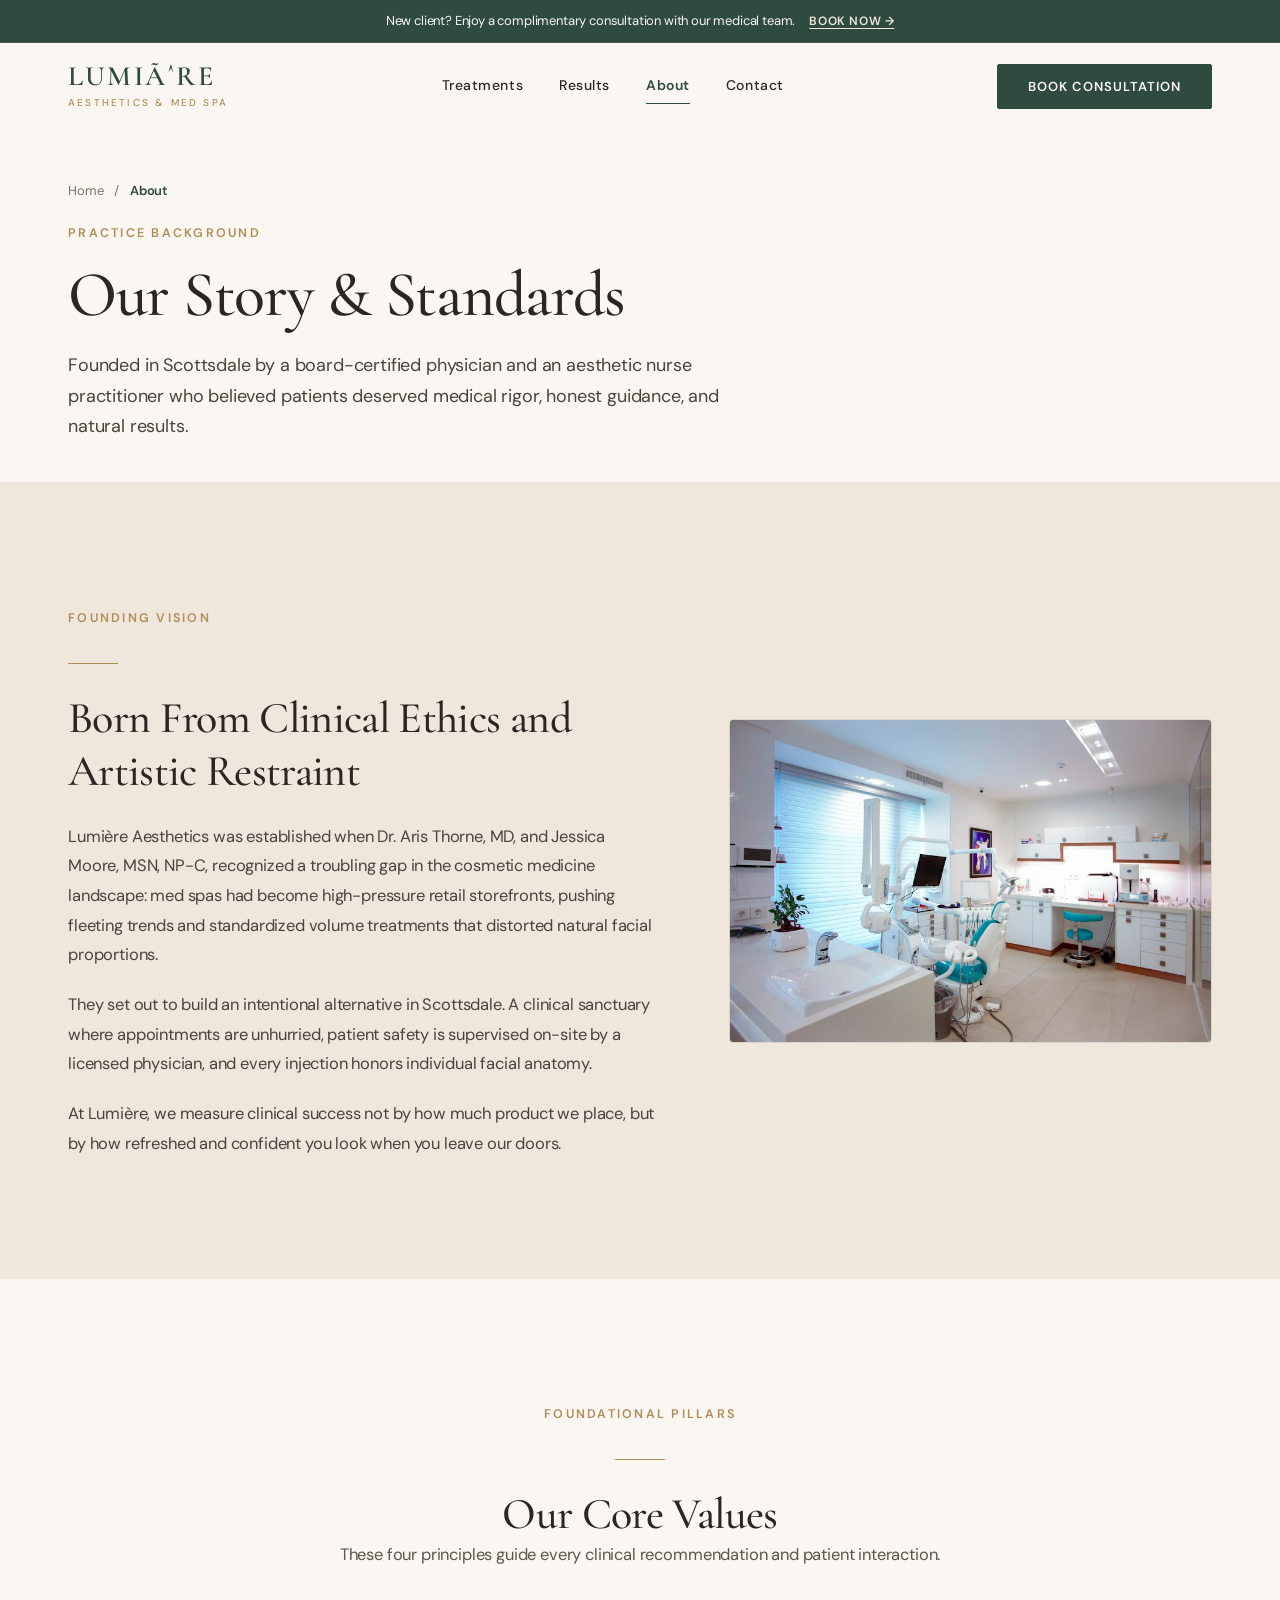
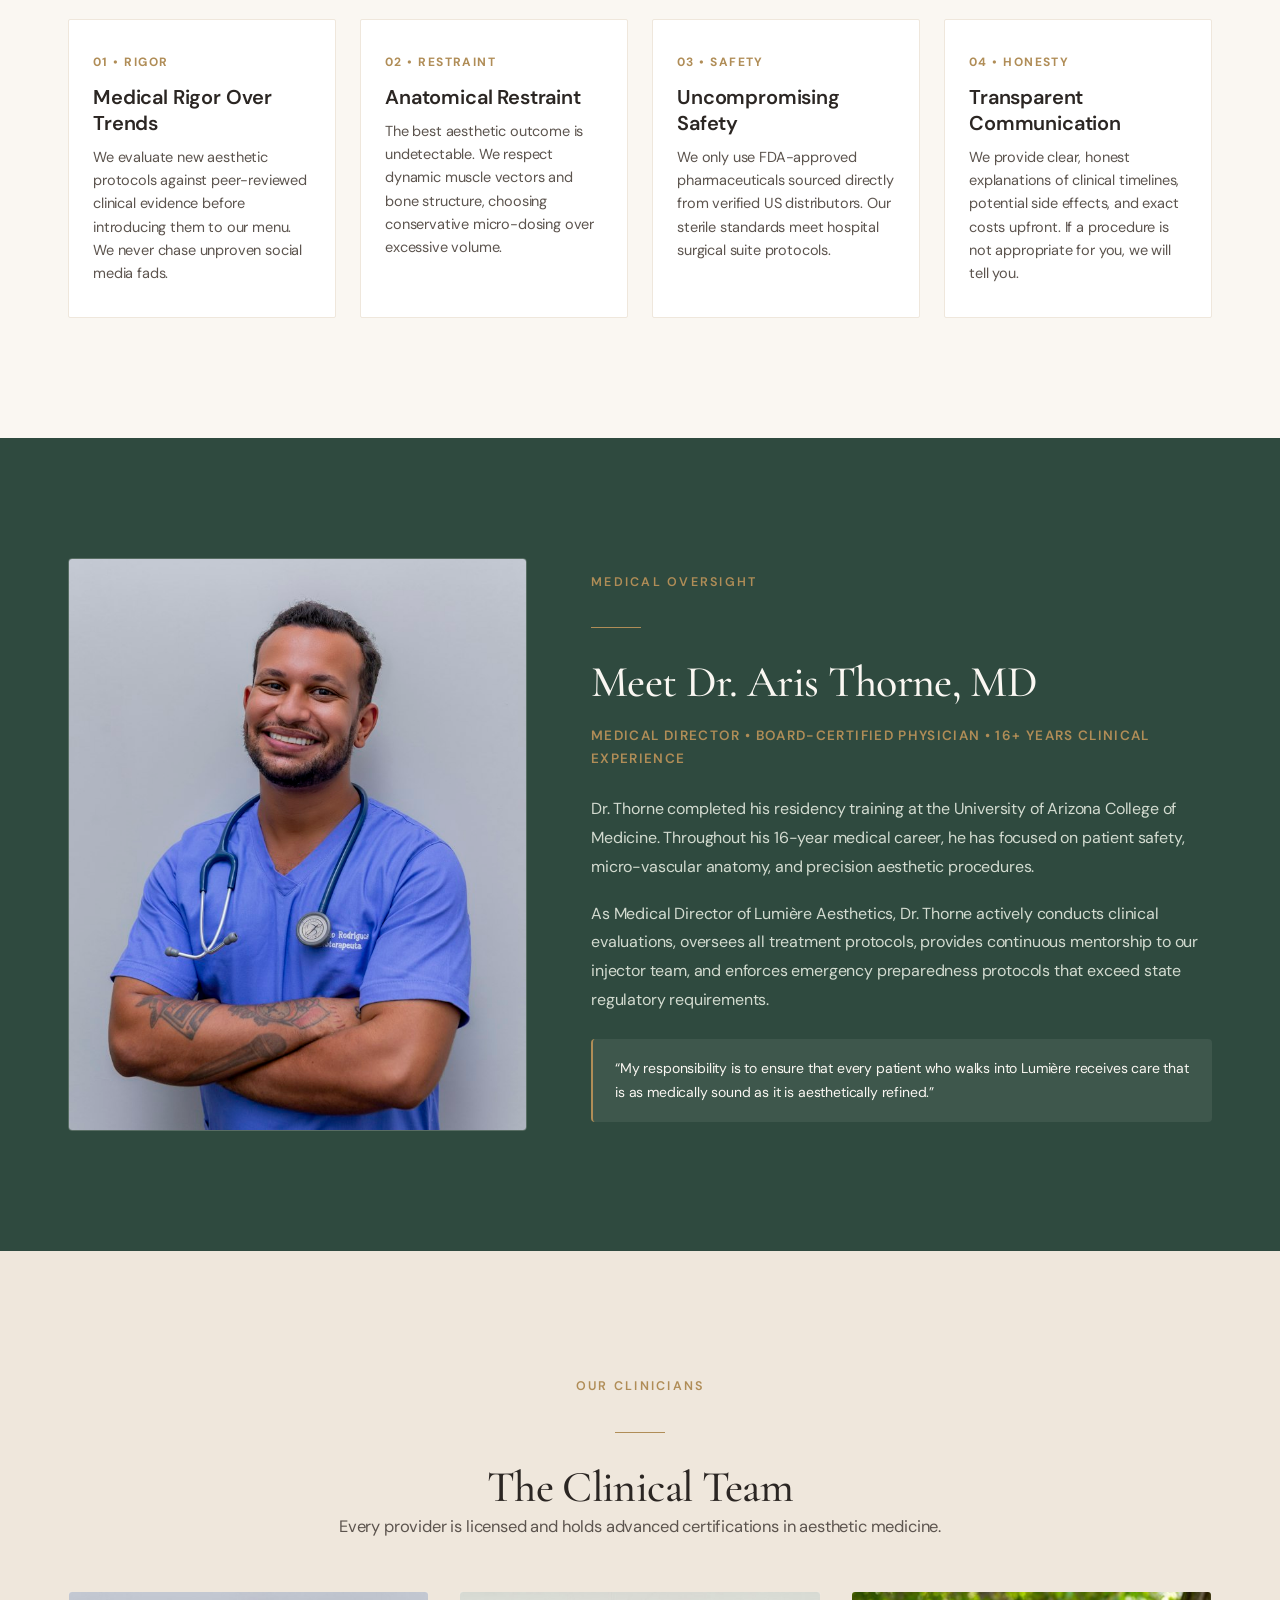
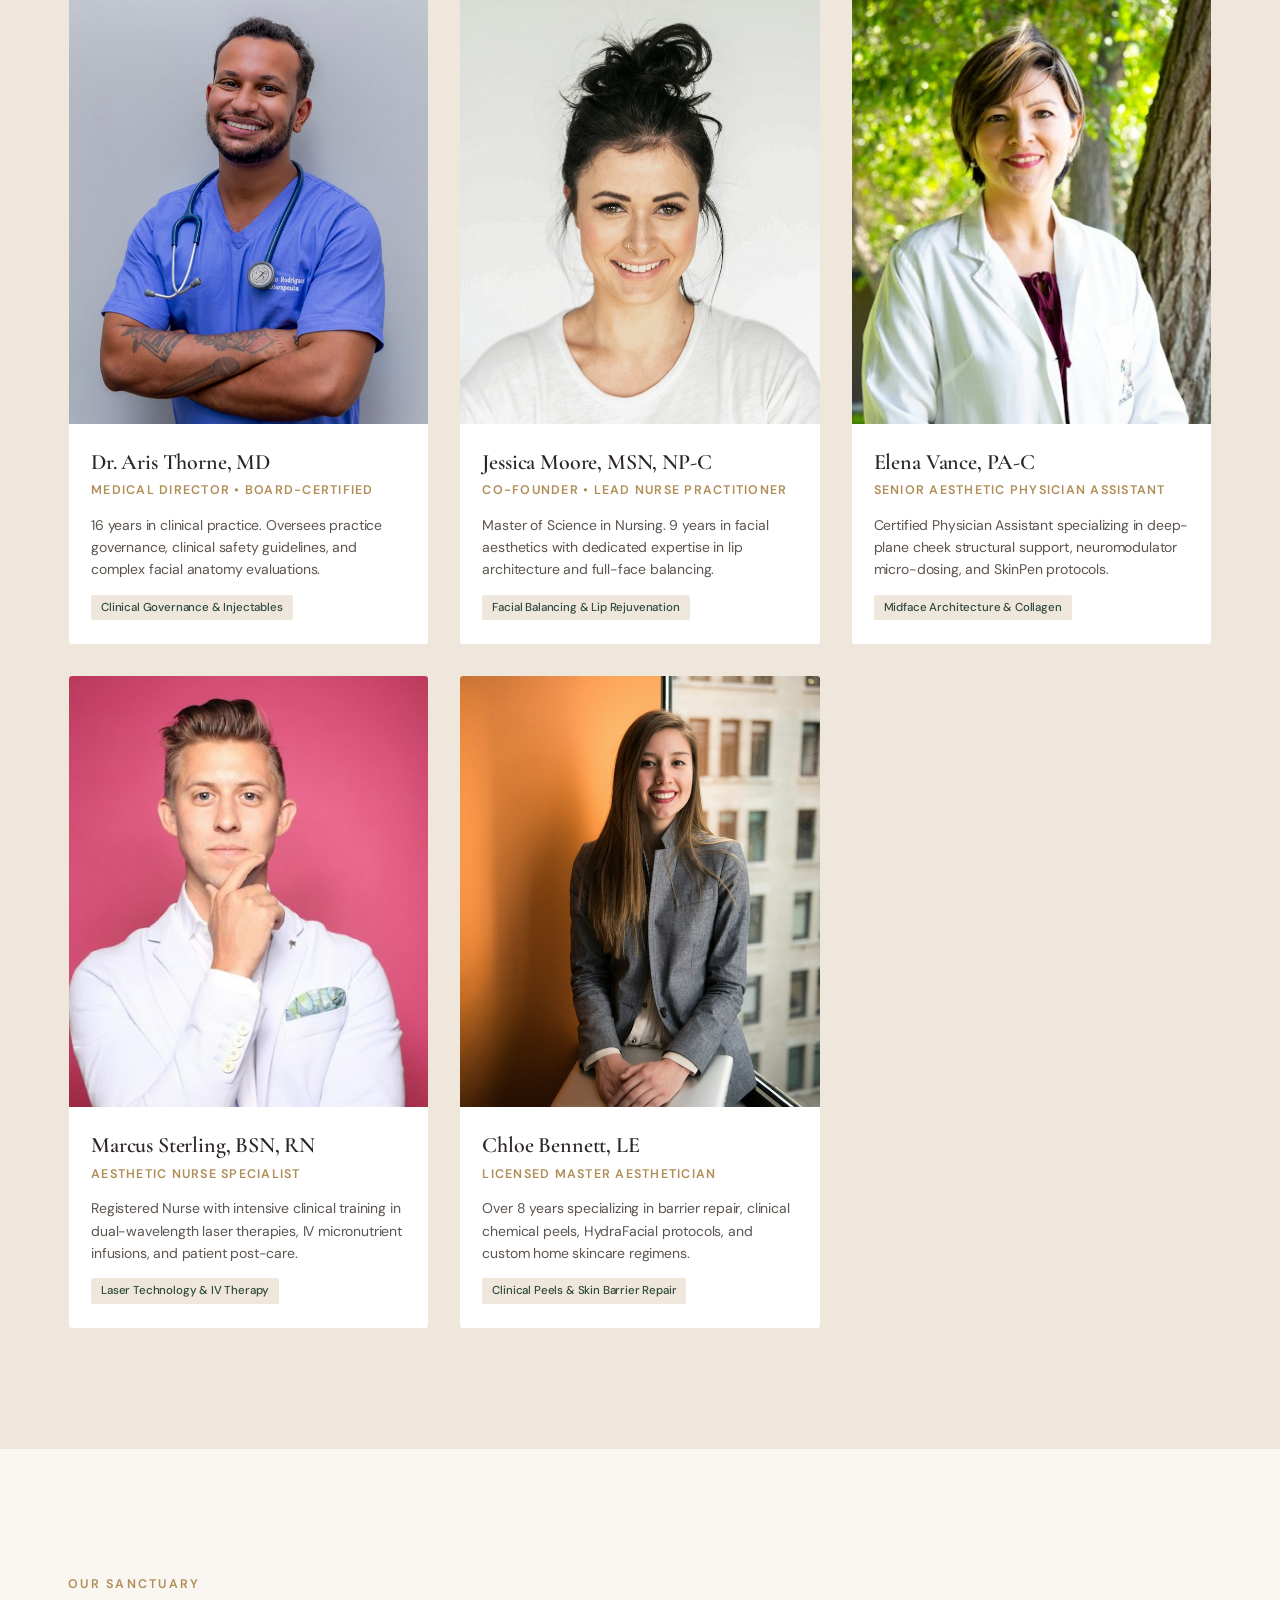
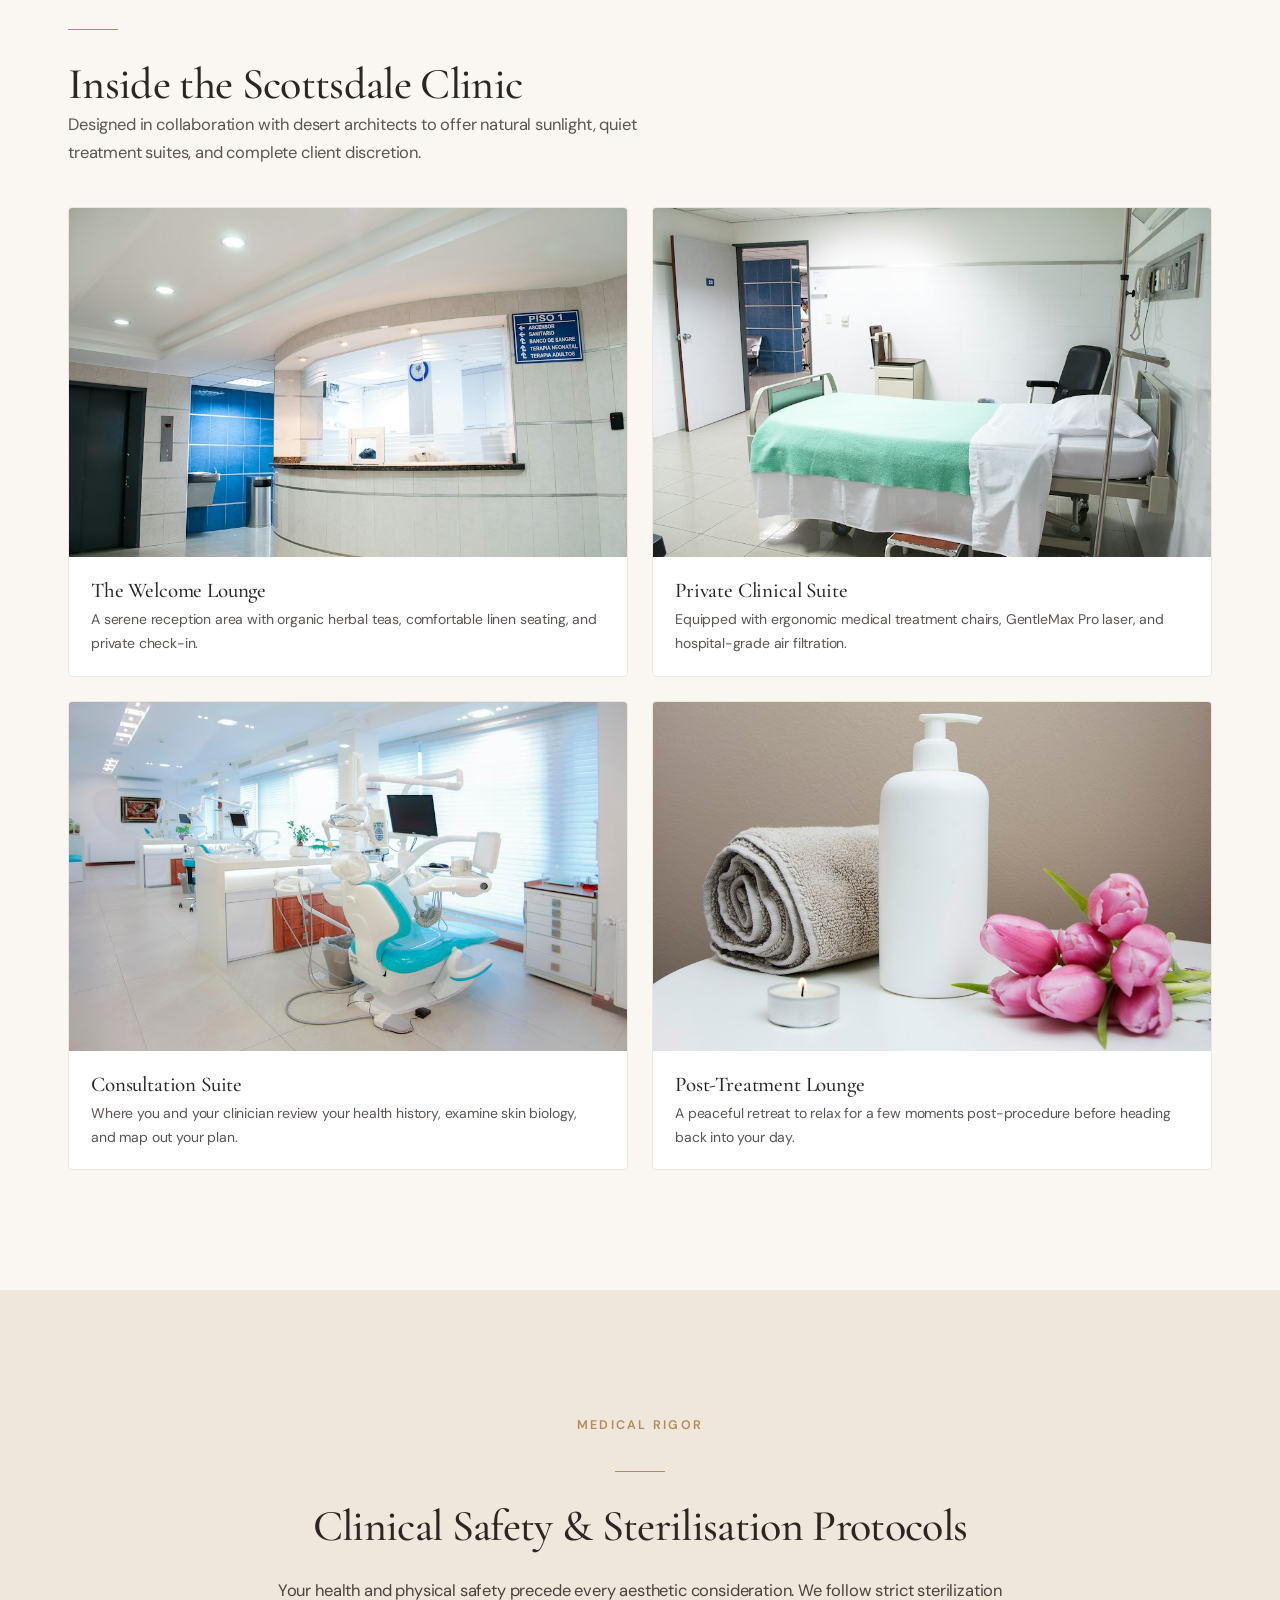
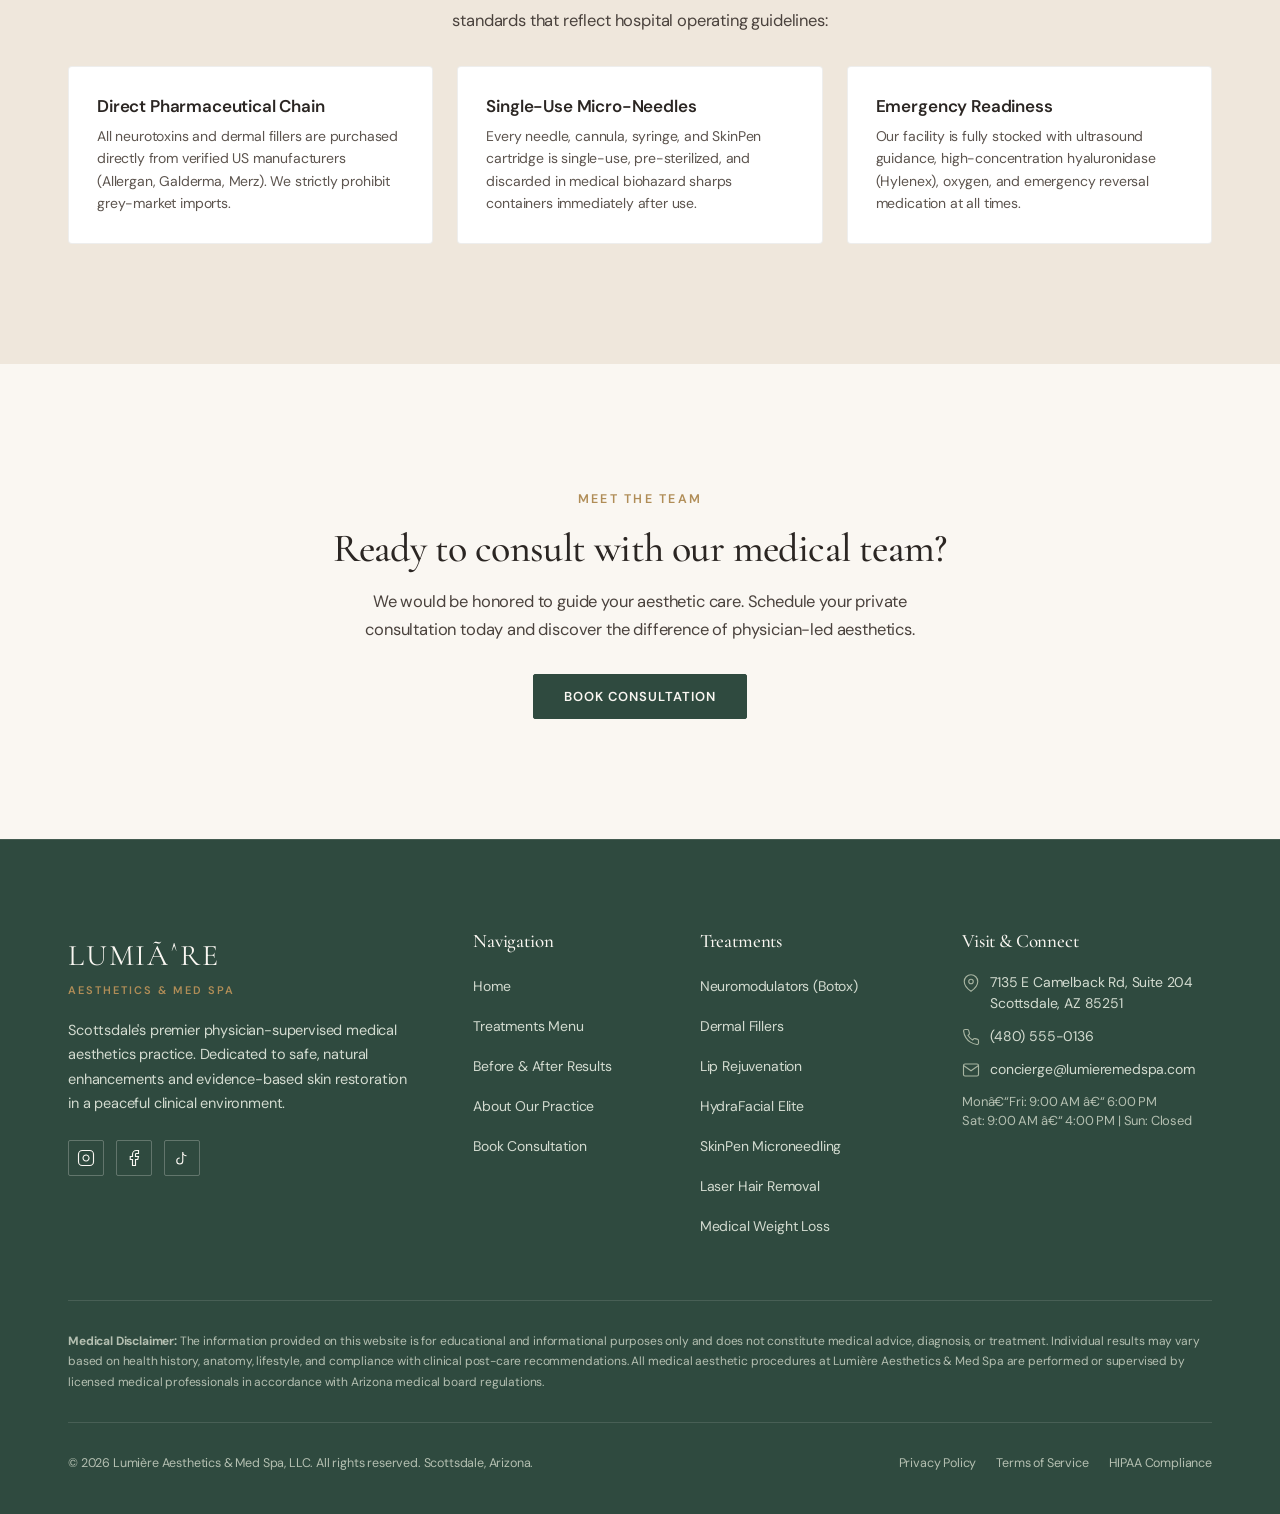
<file: about.html>
﻿<!DOCTYPE html>
<html lang="en">
<head>
  <meta charset="UTF-8">
  <meta name="viewport" content="width=device-width, initial-scale=1.0">
  <title>About Our Practice & Team | Lumière Med Spa Scottsdale, AZ</title>
  <meta name="description" content="Meet our physician and clinical team at Lumière Aesthetics & Med Spa in Scottsdale, AZ. Founded on medical rigor, patient safety, and natural artistic restraint.">
  <meta name="keywords" content="Med Spa Scottsdale medical director, aesthetic nurse practitioner Scottsdale, Botox injectors Scottsdale, Lumière aesthetics">
  
  <!-- Open Graph -->
  <meta property="og:title" content="About Lumière Aesthetics & Med Spa | Scottsdale, AZ">
  <meta property="og:description" content="Founded by a physician and nurse practitioner with a singular goal: natural aesthetic medicine grounded in anatomical science.">
  <meta property="og:type" content="website">
  <meta property="og:image" content="images/hero-portrait.jpg">
  
  <!-- Favicon -->
  <link rel="icon" type="image/svg+xml" href="images/favicon.svg">
  
  <!-- Google Fonts Preconnect & Stylesheet -->
  <link rel="preconnect" href="https://fonts.googleapis.com">
  <link rel="preconnect" href="https://fonts.gstatic.com" crossorigin>
  <link href="https://fonts.googleapis.com/css2?family=Cormorant+Garamond:ital,wght@0,400;0,500;0,600;1,400&family=DM+Sans:ital,opsz,wght@0,9..40,400;0,9..40,500;0,9..40,600;1,9..40,400&display=swap" rel="stylesheet">
  
  <!-- Styles -->
  <link rel="stylesheet" href="css/styles.css">
  
  <style>
    .values-grid {
      display: grid;
      grid-template-columns: repeat(4, 1fr);
      gap: 24px;
    }
    .value-card {
      background-color: var(--white);
      border: 1px solid var(--sand);
      border-radius: var(--radius-subtle);
      padding: 32px 24px;
    }
    .clinic-gallery-grid {
      display: grid;
      grid-template-columns: repeat(2, 1fr);
      gap: 24px;
      margin-top: 40px;
    }
    .clinic-gallery-card {
      border-radius: var(--radius-card);
      overflow: hidden;
      border: 1px solid var(--sand);
      background-color: var(--white);
    }
    .clinic-gallery-card img {
      width: 100%;
      aspect-ratio: 16 / 10;
      object-fit: cover;
    }
    .clinic-gallery-desc {
      padding: 20px 22px;
    }
    @media (max-width: 820px) {
      .values-grid {
        grid-template-columns: 1fr;
      }
      .clinic-gallery-grid {
        grid-template-columns: 1fr;
      }
    }
  </style>
</head>
<body>

  <!-- ANNOUNCEMENT BAR -->
  <aside class="announcement-bar" aria-label="Announcement">
    <span>New client? Enjoy a complimentary consultation with our medical team.</span>
    <a href="contact.html">Book Now &rarr;</a>
  </aside>

  <!-- STICKY HEADER -->
  <header class="site-header">
    <div class="container header-container">
      <a href="index.html" class="brand-link" aria-label="Lumière Aesthetics & Med Spa Home">
        <span class="brand-wordmark">LUMIÃˆRE</span>
        <span class="brand-subtext">Aesthetics & Med Spa</span>
      </a>

      <nav class="nav-menu" aria-label="Primary Navigation">
        <a href="treatments.html" class="nav-link">Treatments</a>
        <a href="results.html" class="nav-link">Results</a>
        <a href="about.html" class="nav-link active">About</a>
        <a href="contact.html" class="nav-link">Contact</a>
      </nav>

      <div class="header-actions">
        <a href="contact.html" class="btn btn-primary">Book Consultation</a>
        <button class="hamburger-btn" type="button" aria-label="Toggle navigation menu" aria-expanded="false">
          <span class="hamburger-line"></span>
          <span class="hamburger-line"></span>
          <span class="hamburger-line"></span>
        </button>
      </div>
    </div>
  </header>

  <!-- Mobile Navigation Overlay -->
  <div class="mobile-nav-overlay" id="mobileNav" aria-hidden="true">
    <nav class="mobile-nav-links" aria-label="Mobile Navigation">
      <a href="index.html" class="mobile-nav-link">Home</a>
      <a href="treatments.html" class="mobile-nav-link">Treatments</a>
      <a href="results.html" class="mobile-nav-link">Results</a>
      <a href="about.html" class="mobile-nav-link active">About</a>
      <a href="contact.html" class="mobile-nav-link">Contact</a>
    </nav>
    <div class="mobile-nav-footer">
      <a href="contact.html" class="btn btn-primary" style="width: 100%; text-align: center;">Book Consultation</a>
      <div class="mobile-contact-info">
        <p style="margin-bottom: 4px;">7135 E Camelback Rd, Suite 204<br>Scottsdale, AZ 85251</p>
        <p style="margin-bottom: 0;"><a href="tel:4805550136" style="color: var(--forest); font-weight: 600;">(480) 555-0136</a></p>
      </div>
    </div>
  </div>

  <main>
    <!-- PAGE HERO WITH BREADCRUMB -->
    <section class="section section-ivory" style="padding-top: 50px; padding-bottom: 40px; border-bottom: 1px solid var(--sand);">
      <div class="container">
        <nav aria-label="Breadcrumb" style="font-size: 13px; color: #7A726A; margin-bottom: 16px;">
          <a href="index.html" style="color: #7A726A;">Home</a>
          <span style="margin: 0 8px;">/</span>
          <span style="color: var(--forest); font-weight: 600;">About</span>
        </nav>
        
        <span class="label-eyebrow">Practice Background</span>
        <h1 style="margin-bottom: 18px;">Our Story & Standards</h1>
        <p style="font-size: 18px; color: #4A423D; max-width: 680px; line-height: 1.7; margin: 0;">
          Founded in Scottsdale by a board-certified physician and an aesthetic nurse practitioner who believed patients deserved medical rigor, honest guidance, and natural results.
        </p>
      </div>
    </section>

    <!-- 1. BRAND STORY & PHILOSOPHY -->
    <section class="section section-sand">
      <div class="container">
        <div style="display: grid; grid-template-columns: 1.1fr 0.9fr; gap: 70px; align-items: center;" class="editorial-row">
          
          <div class="fade-up-element">
            <span class="label-eyebrow">Founding Vision</span>
            <hr class="gold-divider">
            <h2 style="margin-bottom: 24px;">Born From Clinical Ethics and Artistic Restraint</h2>
            <p style="font-size: 16.5px; color: #4A423D; margin-bottom: 20px; line-height: 1.8;">
              Lumière Aesthetics was established when Dr. Aris Thorne, MD, and Jessica Moore, MSN, NP-C, recognized a troubling gap in the cosmetic medicine landscape: med spas had become high-pressure retail storefronts, pushing fleeting trends and standardized volume treatments that distorted natural facial proportions.
            </p>
            <p style="font-size: 16.5px; color: #4A423D; margin-bottom: 20px; line-height: 1.8;">
              They set out to build an intentional alternative in Scottsdale. A clinical sanctuary where appointments are unhurried, patient safety is supervised on-site by a licensed physician, and every injection honors individual facial anatomy.
            </p>
            <p style="font-size: 16.5px; color: #4A423D; line-height: 1.8; margin: 0;">
              At Lumière, we measure clinical success not by how much product we place, but by how refreshed and confident you look when you leave our doors.
            </p>
          </div>

          <div class="fade-up-element delay-200">
            <div style="border-radius: 4px; overflow: hidden; border: 1px solid rgba(43, 38, 35, 0.1);">
              <img src="images/why-lumiere.jpg" alt="Dr. Aris Thorne and Jessica Moore discussing clinical protocols" loading="lazy" width="800" height="950">
            </div>
          </div>

        </div>
      </div>
    </section>

    <!-- 2. FOUR CORE VALUES -->
    <section class="section section-ivory">
      <div class="container">
        <div style="text-align: center; max-width: 620px; margin: 0 auto 50px;">
          <span class="label-eyebrow">Foundational Pillars</span>
          <hr class="gold-divider gold-divider-center">
          <h2>Our Core Values</h2>
          <p class="text-subtle">These four principles guide every clinical recommendation and patient interaction.</p>
        </div>

        <div class="values-grid">
          
          <!-- Value 1 -->
          <div class="value-card fade-up-element">
            <span style="font-size: 12px; font-weight: 700; color: var(--gold); letter-spacing: 0.12em; display: block; margin-bottom: 12px;">01 &bull; RIGOR</span>
            <h3 style="font-size: 20px; margin-bottom: 10px; font-family: var(--font-sans); font-weight: 600;">Medical Rigor Over Trends</h3>
            <p style="font-size: 14.5px; color: #5C544E; line-height: 1.6; margin: 0;">We evaluate new aesthetic protocols against peer-reviewed clinical evidence before introducing them to our menu. We never chase unproven social media fads.</p>
          </div>

          <!-- Value 2 -->
          <div class="value-card fade-up-element delay-100">
            <span style="font-size: 12px; font-weight: 700; color: var(--gold); letter-spacing: 0.12em; display: block; margin-bottom: 12px;">02 &bull; RESTRAINT</span>
            <h3 style="font-size: 20px; margin-bottom: 10px; font-family: var(--font-sans); font-weight: 600;">Anatomical Restraint</h3>
            <p style="font-size: 14.5px; color: #5C544E; line-height: 1.6; margin: 0;">The best aesthetic outcome is undetectable. We respect dynamic muscle vectors and bone structure, choosing conservative micro-dosing over excessive volume.</p>
          </div>

          <!-- Value 3 -->
          <div class="value-card fade-up-element delay-200">
            <span style="font-size: 12px; font-weight: 700; color: var(--gold); letter-spacing: 0.12em; display: block; margin-bottom: 12px;">03 &bull; SAFETY</span>
            <h3 style="font-size: 20px; margin-bottom: 10px; font-family: var(--font-sans); font-weight: 600;">Uncompromising Safety</h3>
            <p style="font-size: 14.5px; color: #5C544E; line-height: 1.6; margin: 0;">We only use FDA-approved pharmaceuticals sourced directly from verified US distributors. Our sterile standards meet hospital surgical suite protocols.</p>
          </div>

          <!-- Value 4 -->
          <div class="value-card fade-up-element delay-300">
            <span style="font-size: 12px; font-weight: 700; color: var(--gold); letter-spacing: 0.12em; display: block; margin-bottom: 12px;">04 &bull; HONESTY</span>
            <h3 style="font-size: 20px; margin-bottom: 10px; font-family: var(--font-sans); font-weight: 600;">Transparent Communication</h3>
            <p style="font-size: 14.5px; color: #5C544E; line-height: 1.6; margin: 0;">We provide clear, honest explanations of clinical timelines, potential side effects, and exact costs upfront. If a procedure is not appropriate for you, we will tell you.</p>
          </div>

        </div>
      </div>
    </section>

    <!-- 3. MEDICAL DIRECTOR SPOTLIGHT -->
    <section class="section section-forest">
      <div class="container">
        <div style="display: grid; grid-template-columns: 0.85fr 1.15fr; gap: 64px; align-items: center;" class="editorial-row">
          
          <div class="fade-up-element">
            <div style="border-radius: 4px; overflow: hidden; border: 1px solid rgba(250, 247, 242, 0.2);">
              <img src="images/team-dr-thorne.jpg" alt="Dr. Aris Thorne, MD, Board-Certified Physician" loading="lazy" width="700" height="850">
            </div>
          </div>

          <div class="fade-up-element delay-100">
            <span class="label-eyebrow" style="color: var(--gold);">Medical Oversight</span>
            <hr class="gold-divider">
            <h2 style="color: var(--ivory); margin-bottom: 16px;">Meet Dr. Aris Thorne, MD</h2>
            <div style="font-size: 13.5px; font-weight: 600; text-transform: uppercase; letter-spacing: 0.1em; color: var(--gold); margin-bottom: 24px;">
              Medical Director &bull; Board-Certified Physician &bull; 16+ Years Clinical Experience
            </div>
            <p style="font-size: 16px; color: #D3DBD0; line-height: 1.8; margin-bottom: 18px;">
              Dr. Thorne completed his residency training at the University of Arizona College of Medicine. Throughout his 16-year medical career, he has focused on patient safety, micro-vascular anatomy, and precision aesthetic procedures.
            </p>
            <p style="font-size: 16px; color: #D3DBD0; line-height: 1.8; margin-bottom: 24px;">
              As Medical Director of Lumière Aesthetics, Dr. Thorne actively conducts clinical evaluations, oversees all treatment protocols, provides continuous mentorship to our injector team, and enforces emergency preparedness protocols that exceed state regulatory requirements.
            </p>
            <div style="background-color: rgba(250, 247, 242, 0.07); padding: 18px 22px; border-radius: 4px; border-left: 2px solid var(--gold); font-size: 14px; color: var(--ivory);">
              &ldquo;My responsibility is to ensure that every patient who walks into Lumière receives care that is as medically sound as it is aesthetically refined.&rdquo;
            </div>
          </div>

        </div>
      </div>
    </section>

    <!-- 4. FULL CLINICAL TEAM OF 5 -->
    <section class="section section-sand">
      <div class="container">
        <div style="text-align: center; max-width: 620px; margin: 0 auto 50px;">
          <span class="label-eyebrow">Our Clinicians</span>
          <hr class="gold-divider gold-divider-center">
          <h2>The Clinical Team</h2>
          <p class="text-subtle">Every provider is licensed and holds advanced certifications in aesthetic medicine.</p>
        </div>

        <div style="display: grid; grid-template-columns: repeat(3, 1fr); gap: 30px;" class="team-grid">
          
          <!-- Member 1: Dr. Thorne -->
          <article class="team-card fade-up-element">
            <div class="team-card-img-wrap">
              <img src="images/team-dr-thorne.jpg" alt="Dr. Aris Thorne, MD" loading="lazy" width="700" height="850">
            </div>
            <div class="team-card-body">
              <h3 class="team-card-name">Dr. Aris Thorne, MD</h3>
              <span class="team-card-creds">Medical Director &bull; Board-Certified</span>
              <p class="team-card-bio">16 years in clinical practice. Oversees practice governance, clinical safety guidelines, and complex facial anatomy evaluations.</p>
              <span class="team-specialty-tag">Clinical Governance & Injectables</span>
            </div>
          </article>

          <!-- Member 2: Jessica Moore -->
          <article class="team-card fade-up-element delay-100">
            <div class="team-card-img-wrap">
              <img src="images/team-jessica-moore.jpg" alt="Jessica Moore, MSN, NP-C" loading="lazy" width="700" height="850">
            </div>
            <div class="team-card-body">
              <h3 class="team-card-name">Jessica Moore, MSN, NP-C</h3>
              <span class="team-card-creds">Co-Founder &bull; Lead Nurse Practitioner</span>
              <p class="team-card-bio">Master of Science in Nursing. 9 years in facial aesthetics with dedicated expertise in lip architecture and full-face balancing.</p>
              <span class="team-specialty-tag">Facial Balancing & Lip Rejuvenation</span>
            </div>
          </article>

          <!-- Member 3: Elena Vance -->
          <article class="team-card fade-up-element delay-200">
            <div class="team-card-img-wrap">
              <img src="images/team-elena-vance.jpg" alt="Elena Vance, PA-C" loading="lazy" width="700" height="850">
            </div>
            <div class="team-card-body">
              <h3 class="team-card-name">Elena Vance, PA-C</h3>
              <span class="team-card-creds">Senior Aesthetic Physician Assistant</span>
              <p class="team-card-bio">Certified Physician Assistant specializing in deep-plane cheek structural support, neuromodulator micro-dosing, and SkinPen protocols.</p>
              <span class="team-specialty-tag">Midface Architecture & Collagen</span>
            </div>
          </article>

          <!-- Member 4: Marcus Sterling -->
          <article class="team-card fade-up-element">
            <div class="team-card-img-wrap">
              <img src="images/team-marcus-sterling.jpg" alt="Marcus Sterling, BSN, RN" loading="lazy" width="700" height="850">
            </div>
            <div class="team-card-body">
              <h3 class="team-card-name">Marcus Sterling, BSN, RN</h3>
              <span class="team-card-creds">Aesthetic Nurse Specialist</span>
              <p class="team-card-bio">Registered Nurse with intensive clinical training in dual-wavelength laser therapies, IV micronutrient infusions, and patient post-care.</p>
              <span class="team-specialty-tag">Laser Technology & IV Therapy</span>
            </div>
          </article>

          <!-- Member 5: Chloe Bennett -->
          <article class="team-card fade-up-element delay-100">
            <div class="team-card-img-wrap">
              <img src="images/team-chloe-bennett.jpg" alt="Chloe Bennett, LE" loading="lazy" width="700" height="850">
            </div>
            <div class="team-card-body">
              <h3 class="team-card-name">Chloe Bennett, LE</h3>
              <span class="team-card-creds">Licensed Master Aesthetician</span>
              <p class="team-card-bio">Over 8 years specializing in barrier repair, clinical chemical peels, HydraFacial protocols, and custom home skincare regimens.</p>
              <span class="team-specialty-tag">Clinical Peels & Skin Barrier Repair</span>
            </div>
          </article>

        </div>
      </div>
    </section>

    <!-- 5. CLINIC PHOTO GALLERY -->
    <section class="section section-ivory">
      <div class="container">
        <div style="max-width: 620px; margin-bottom: 20px;">
          <span class="label-eyebrow">Our Sanctuary</span>
          <hr class="gold-divider">
          <h2>Inside the Scottsdale Clinic</h2>
          <p class="text-subtle">Designed in collaboration with desert architects to offer natural sunlight, quiet treatment suites, and complete client discretion.</p>
        </div>

        <div class="clinic-gallery-grid">
          
          <div class="clinic-gallery-card fade-up-element">
            <img src="images/clinic-reception.jpg" alt="Lumière Reception lounge with natural linen and desert stone" loading="lazy" width="900" height="650">
            <div class="clinic-gallery-desc">
              <h3 style="font-family: var(--font-serif); font-size: 21px; margin-bottom: 4px;">The Welcome Lounge</h3>
              <p style="font-size: 14px; color: #5C544E; margin: 0;">A serene reception area with organic herbal teas, comfortable linen seating, and private check-in.</p>
            </div>
          </div>

          <div class="clinic-gallery-card fade-up-element delay-100">
            <img src="images/clinic-treatment-room.jpg" alt="Private clinical treatment room with FDA-cleared devices" loading="lazy" width="900" height="650">
            <div class="clinic-gallery-desc">
              <h3 style="font-family: var(--font-serif); font-size: 21px; margin-bottom: 4px;">Private Clinical Suite</h3>
              <p style="font-size: 14px; color: #5C544E; margin: 0;">Equipped with ergonomic medical treatment chairs, GentleMax Pro laser, and hospital-grade air filtration.</p>
            </div>
          </div>

          <div class="clinic-gallery-card fade-up-element">
            <img src="images/clinic-consult-suite.jpg" alt="Private consultation suite with skin imaging diagnostics" loading="lazy" width="900" height="650">
            <div class="clinic-gallery-desc">
              <h3 style="font-family: var(--font-serif); font-size: 21px; margin-bottom: 4px;">Consultation Suite</h3>
              <p style="font-size: 14px; color: #5C544E; margin: 0;">Where you and your clinician review your health history, examine skin biology, and map out your plan.</p>
            </div>
          </div>

          <div class="clinic-gallery-card fade-up-element delay-100">
            <img src="images/clinic-lounge.jpg" alt="Post-treatment recovery lounge" loading="lazy" width="900" height="650">
            <div class="clinic-gallery-desc">
              <h3 style="font-family: var(--font-serif); font-size: 21px; margin-bottom: 4px;">Post-Treatment Lounge</h3>
              <p style="font-size: 14px; color: #5C544E; margin: 0;">A peaceful retreat to relax for a few moments post-procedure before heading back into your day.</p>
            </div>
          </div>

        </div>
      </div>
    </section>

    <!-- 6. SAFETY & STERILISATION STANDARDS -->
    <section class="section section-sand">
      <div class="container">
        <div style="max-width: 780px; margin: 0 auto; text-align: center;">
          <span class="label-eyebrow">Medical Rigor</span>
          <hr class="gold-divider gold-divider-center">
          <h2 style="margin-bottom: 24px;">Clinical Safety & Sterilisation Protocols</h2>
          <p style="font-size: 16.5px; color: #4A423D; line-height: 1.8; margin-bottom: 30px;">
            Your health and physical safety precede every aesthetic consideration. We follow strict sterilization standards that reflect hospital operating guidelines:
          </p>
        </div>

        <div style="display: grid; grid-template-columns: repeat(3, 1fr); gap: 24px; margin-top: 20px;" class="safety-grid">
          <div style="background-color: var(--white); padding: 28px; border-radius: 4px; border: 1px solid rgba(43, 38, 35, 0.08);">
            <h3 style="font-family: var(--font-sans); font-size: 17px; font-weight: 600; margin-bottom: 8px;">Direct Pharmaceutical Chain</h3>
            <p style="font-size: 14px; color: #5C544E; margin: 0; line-height: 1.6;">All neurotoxins and dermal fillers are purchased directly from verified US manufacturers (Allergan, Galderma, Merz). We strictly prohibit grey-market imports.</p>
          </div>
          <div style="background-color: var(--white); padding: 28px; border-radius: 4px; border: 1px solid rgba(43, 38, 35, 0.08);">
            <h3 style="font-family: var(--font-sans); font-size: 17px; font-weight: 600; margin-bottom: 8px;">Single-Use Micro-Needles</h3>
            <p style="font-size: 14px; color: #5C544E; margin: 0; line-height: 1.6;">Every needle, cannula, syringe, and SkinPen cartridge is single-use, pre-sterilized, and discarded in medical biohazard sharps containers immediately after use.</p>
          </div>
          <div style="background-color: var(--white); padding: 28px; border-radius: 4px; border: 1px solid rgba(43, 38, 35, 0.08);">
            <h3 style="font-family: var(--font-sans); font-size: 17px; font-weight: 600; margin-bottom: 8px;">Emergency Readiness</h3>
            <p style="font-size: 14px; color: #5C544E; margin: 0; line-height: 1.6;">Our facility is fully stocked with ultrasound guidance, high-concentration hyaluronidase (Hylenex), oxygen, and emergency reversal medication at all times.</p>
          </div>
        </div>
      </div>
    </section>

    <!-- 7. CTA -->
    <section class="section section-ivory">
      <div class="container" style="text-align: center; max-width: 680px;">
        <span class="label-eyebrow">Meet The Team</span>
        <h2 style="font-size: 40px; margin-bottom: 16px;">Ready to consult with our medical team?</h2>
        <p style="font-size: 16.5px; color: #4A423D; margin-bottom: 30px; line-height: 1.7;">
          We would be honored to guide your aesthetic care. Schedule your private consultation today and discover the difference of physician-led aesthetics.
        </p>
        <a href="contact.html" class="btn btn-primary">Book Consultation</a>
      </div>
    </section>
  </main>

  <!-- MOBILE STICKY BOTTOM BAR -->
  <div class="mobile-sticky-bar" aria-label="Mobile quick actions">
    <a href="contact.html" class="btn btn-primary mobile-sticky-btn">Book Consultation</a>
    <a href="tel:4805550136" class="mobile-call-btn" aria-label="Call Lumière Aesthetics at (480) 555-0136">
      <svg width="20" height="20" viewBox="0 0 24 24" fill="none" stroke="currentColor" stroke-width="2" stroke-linecap="round" stroke-linejoin="round">
        <path d="M22 16.92v3a2 2 0 0 1-2.18 2 19.79 19.79 0 0 1-8.63-3.07 19.5 19.5 0 0 1-6-6 19.79 19.79 0 0 1-3.07-8.67A2 2 0 0 1 4.11 2h3a2 2 0 0 1 2 1.72 12.84 12.84 0 0 0 .7 2.81 2 2 0 0 1-.45 2.11L8.09 9.91a16 16 0 0 0 6 6l1.27-1.27a2 2 0 0 1 2.11-.45 12.84 12.84 0 0 0 2.81.7A2 2 0 0 1 22 16.92z"></path>
      </svg>
    </a>
  </div>

  <!-- GLOBAL FOOTER -->
  <footer class="site-footer">
    <div class="container">
      <div class="footer-top-grid">
        <div>
          <span class="footer-brand-title">LUMIÃˆRE</span>
          <div class="footer-brand-sub">Aesthetics & Med Spa</div>
          <p class="footer-desc">
            Scottsdale's premier physician-supervised medical aesthetics practice. Dedicated to safe, natural enhancements and evidence-based skin restoration in a peaceful clinical environment.
          </p>
          <div class="footer-social-row">
            <a href="https://instagram.com" class="footer-social-link" aria-label="Lumière on Instagram" target="_blank" rel="noopener noreferrer">
              <svg width="18" height="18" viewBox="0 0 24 24" fill="none" stroke="currentColor" stroke-width="1.5"><rect x="2" y="2" width="20" height="20" rx="5" ry="5"></rect><path d="M16 11.37A4 4 0 1 1 12.63 8 4 4 0 0 1 16 11.37z"></path><line x1="17.5" y1="6.5" x2="17.51" y2="6.5"></line></svg>
            </a>
            <a href="https://facebook.com" class="footer-social-link" aria-label="Lumière on Facebook" target="_blank" rel="noopener noreferrer">
              <svg width="18" height="18" viewBox="0 0 24 24" fill="none" stroke="currentColor" stroke-width="1.5"><path d="M18 2h-3a5 5 0 0 0-5 5v3H7v4h3v8h4v-8h3l1-4h-4V7a1 1 0 0 1 1-1h3z"></path></svg>
            </a>
            <a href="https://tiktok.com" class="footer-social-link" aria-label="Lumière on TikTok" target="_blank" rel="noopener noreferrer">
              <svg width="18" height="18" viewBox="0 0 24 24" fill="none" stroke="currentColor" stroke-width="1.5"><path d="M9 12a4 4 0 1 0 4 4V4a5 5 0 0 0 5 5"></path></svg>
            </a>
          </div>
        </div>

        <div>
          <h4 class="footer-col-title">Navigation</h4>
          <ul class="footer-links-list">
            <li><a href="index.html" class="footer-link">Home</a></li>
            <li><a href="treatments.html" class="footer-link">Treatments Menu</a></li>
            <li><a href="results.html" class="footer-link">Before & After Results</a></li>
            <li><a href="about.html" class="footer-link">About Our Practice</a></li>
            <li><a href="contact.html" class="footer-link">Book Consultation</a></li>
          </ul>
        </div>

        <div>
          <h4 class="footer-col-title">Treatments</h4>
          <ul class="footer-links-list">
            <li><a href="treatments.html#neuromodulators" class="footer-link">Neuromodulators (Botox)</a></li>
            <li><a href="treatments.html#fillers" class="footer-link">Dermal Fillers</a></li>
            <li><a href="treatments.html#lip-filler" class="footer-link">Lip Rejuvenation</a></li>
            <li><a href="treatments.html#hydrafacial" class="footer-link">HydraFacial Elite</a></li>
            <li><a href="treatments.html#microneedling" class="footer-link">SkinPen Microneedling</a></li>
            <li><a href="treatments.html#laser-hair" class="footer-link">Laser Hair Removal</a></li>
            <li><a href="treatments.html#weight-loss" class="footer-link">Medical Weight Loss</a></li>
          </ul>
        </div>

        <div>
          <h4 class="footer-col-title">Visit & Connect</h4>
          <div class="footer-contact-item">
            <svg width="18" height="18" viewBox="0 0 24 24" fill="none" stroke="var(--sage)" stroke-width="1.5" style="flex-shrink: 0; margin-top: 2px;"><path d="M21 10c0 7-9 13-9 13s-9-6-9-13a9 9 0 0 1 18 0z"></path><circle cx="12" cy="10" r="3"></circle></svg>
            <span>7135 E Camelback Rd, Suite 204<br>Scottsdale, AZ 85251</span>
          </div>
          <div class="footer-contact-item">
            <svg width="18" height="18" viewBox="0 0 24 24" fill="none" stroke="var(--sage)" stroke-width="1.5" style="flex-shrink: 0; margin-top: 2px;"><path d="M22 16.92v3a2 2 0 0 1-2.18 2 19.79 19.79 0 0 1-8.63-3.07 19.5 19.5 0 0 1-6-6 19.79 19.79 0 0 1-3.07-8.67A2 2 0 0 1 4.11 2h3a2 2 0 0 1 2 1.72 12.84 12.84 0 0 0 .7 2.81 2 2 0 0 1-.45 2.11L8.09 9.91a16 16 0 0 0 6 6l1.27-1.27a2 2 0 0 1 2.11-.45 12.84 12.84 0 0 0 2.81.7A2 2 0 0 1 22 16.92z"></path></svg>
            <a href="tel:4805550136" class="footer-link">(480) 555-0136</a>
          </div>
          <div class="footer-contact-item">
            <svg width="18" height="18" viewBox="0 0 24 24" fill="none" stroke="var(--sage)" stroke-width="1.5" style="flex-shrink: 0; margin-top: 2px;"><path d="M4 4h16c1.1 0 2 .9 2 2v12c0 1.1-.9 2-2 2H4c-1.1 0-2-.9-2-2V6c0-1.1.9-2 2-2z"></path><polyline points="22,6 12,13 2,6"></polyline></svg>
            <a href="mailto:concierge@lumieremedspa.com" class="footer-link">concierge@lumieremedspa.com</a>
          </div>
          <div class="footer-contact-item" style="font-size: 13px; color: #B4BFB1;">
            <span>Monâ€“Fri: 9:00 AM â€“ 6:00 PM<br>Sat: 9:00 AM â€“ 4:00 PM | Sun: Closed</span>
          </div>
        </div>

      </div>

      <div class="footer-medical-disclaimer">
        <p><strong>Medical Disclaimer:</strong> The information provided on this website is for educational and informational purposes only and does not constitute medical advice, diagnosis, or treatment. Individual results may vary based on health history, anatomy, lifestyle, and compliance with clinical post-care recommendations. All medical aesthetic procedures at Lumière Aesthetics & Med Spa are performed or supervised by licensed medical professionals in accordance with Arizona medical board regulations.</p>
      </div>

      <div class="footer-bottom-bar">
        <div>&copy; 2026 Lumière Aesthetics & Med Spa, LLC. All rights reserved. Scottsdale, Arizona.</div>
        <div class="footer-legal-links">
          <a href="#">Privacy Policy</a>
          <a href="#">Terms of Service</a>
          <a href="#">HIPAA Compliance</a>
        </div>
      </div>
    </div>
  </footer>

  <script src="js/main.js"></script>
</body>
</html>
</file>
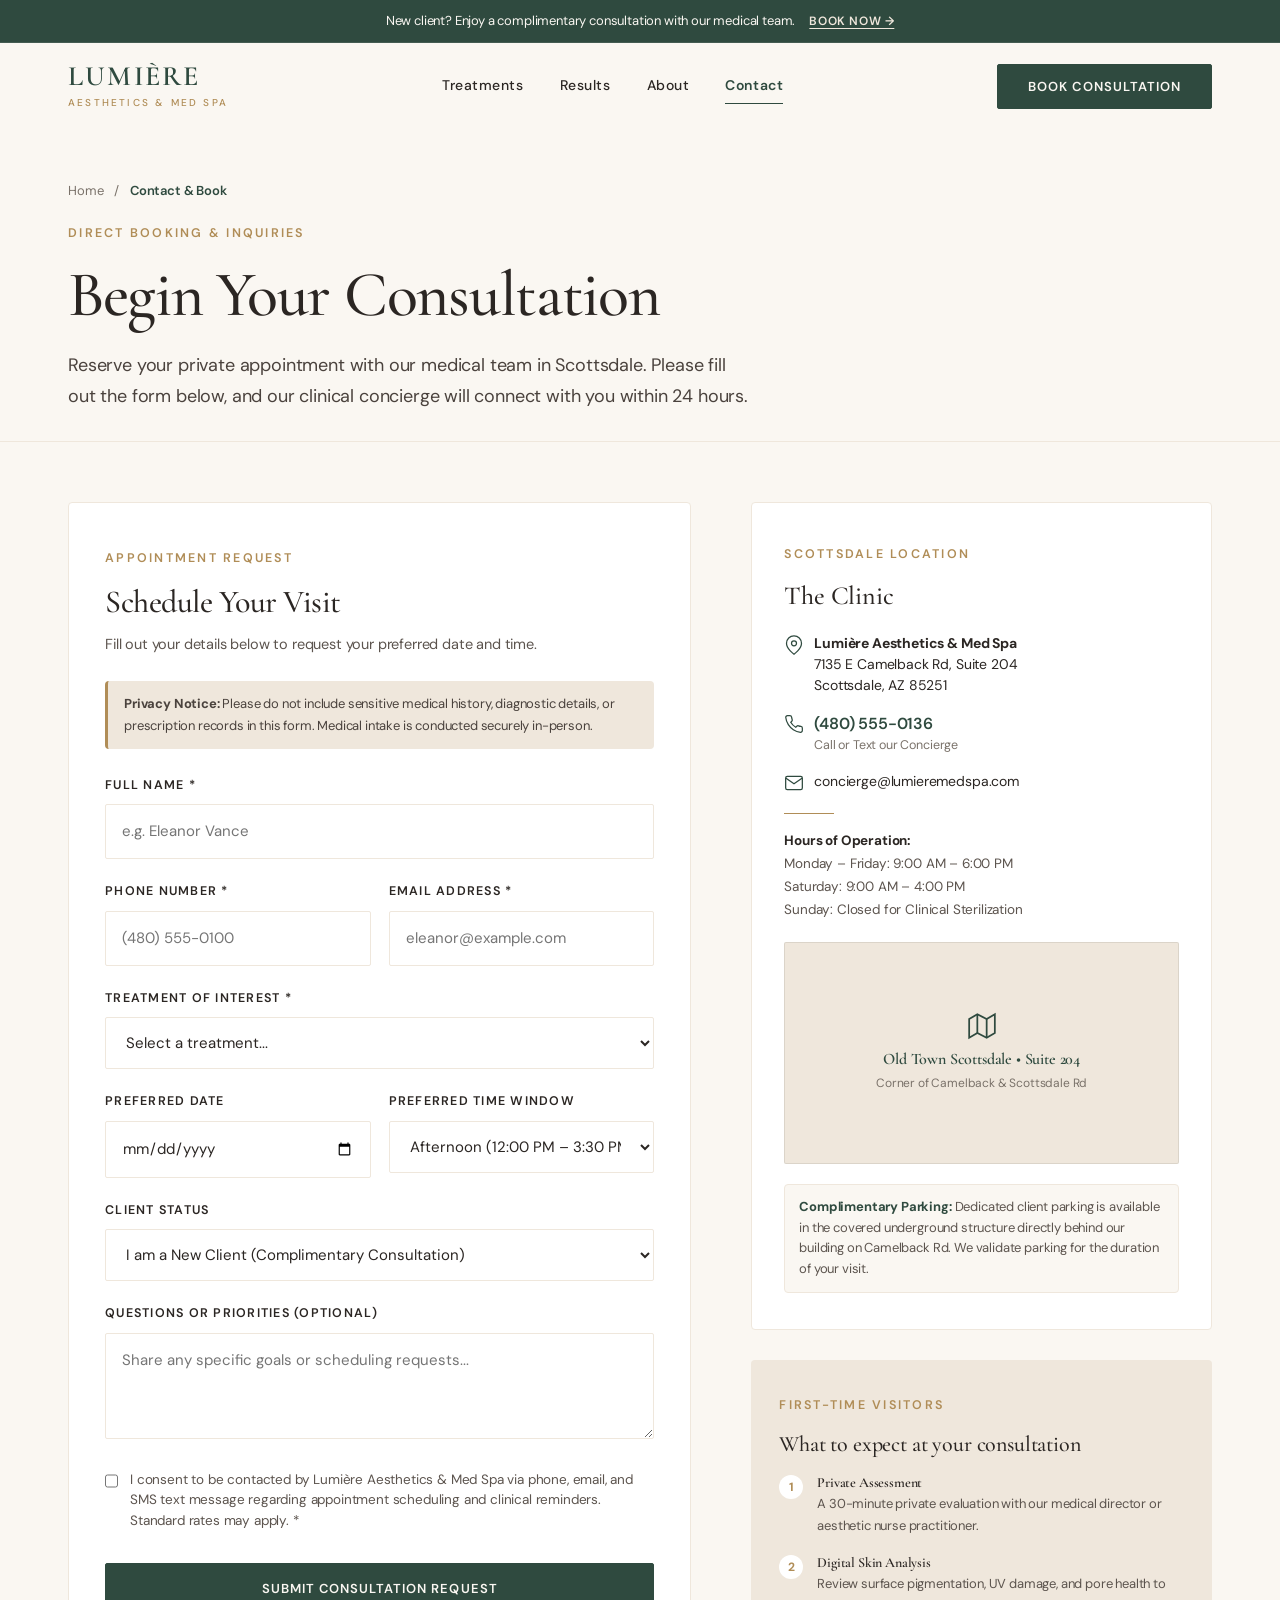
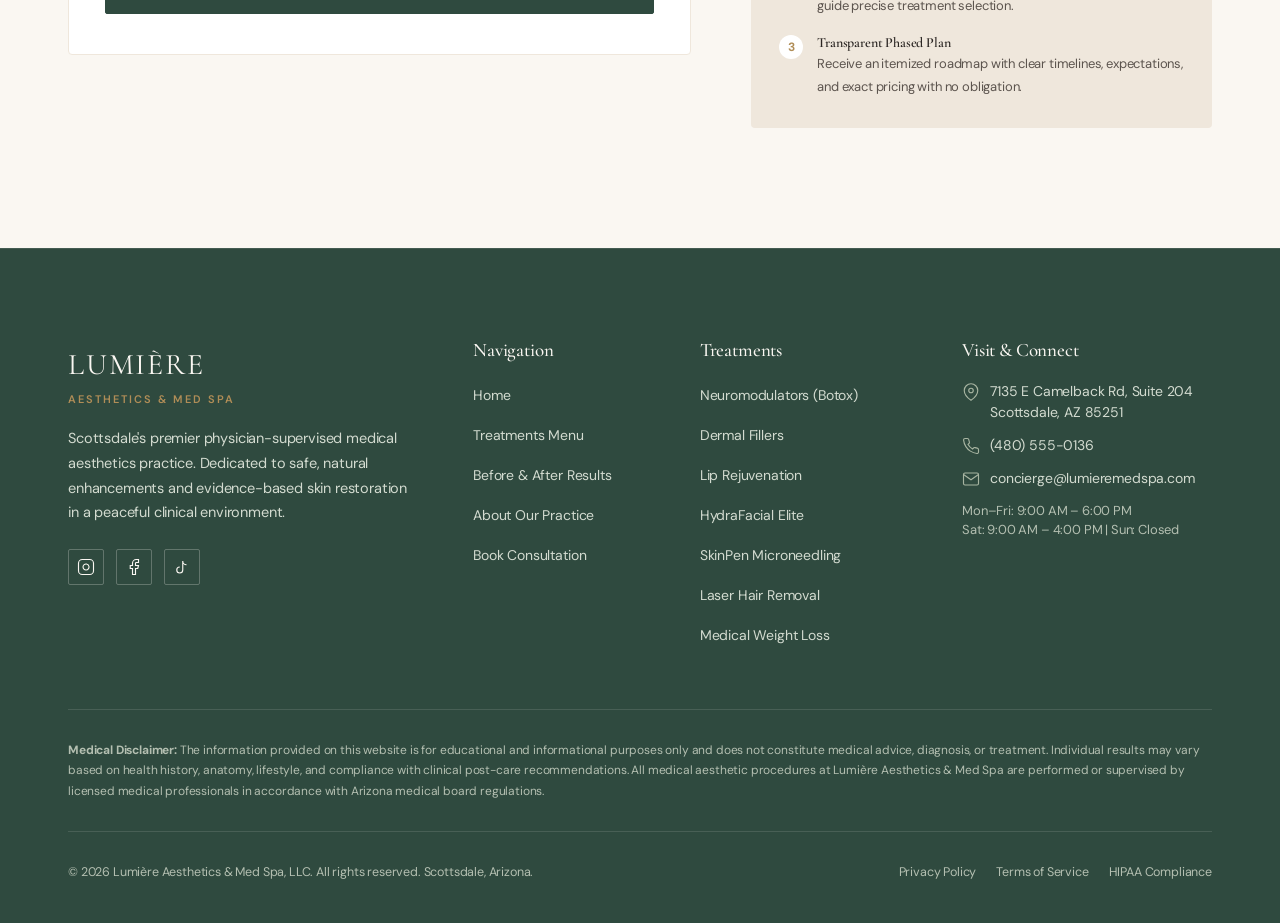
<file: contact.html>
<!DOCTYPE html>
<html lang="en">
<head>
  <meta charset="UTF-8">
  <meta name="viewport" content="width=device-width, initial-scale=1.0">
  <title>Book a Consultation & Contact | Lumière Med Spa Scottsdale, AZ</title>
  <meta name="description" content="Schedule your complimentary aesthetic consultation at Lumière Aesthetics in Scottsdale, AZ. Call (480) 555-0136 or submit our secure booking request form.">
  <meta name="keywords" content="Book med spa Scottsdale, Botox consultation Scottsdale, Lumière aesthetics contact, Scottsdale cosmetic appointment">
  
  <!-- Open Graph -->
  <meta property="og:title" content="Book a Consultation | Lumière Aesthetics & Med Spa">
  <meta property="og:description" content="Schedule your private consultation with our medical team in Scottsdale. Personalized care and honest medical guidance.">
  <meta property="og:type" content="website">
  <meta property="og:image" content="images/hero-portrait.jpg">
  
  <!-- Favicon -->
  <link rel="icon" type="image/svg+xml" href="images/favicon.svg">
  
  <!-- Google Fonts Preconnect & Stylesheet -->
  <link rel="preconnect" href="https://fonts.googleapis.com">
  <link rel="preconnect" href="https://fonts.gstatic.com" crossorigin>
  <link href="https://fonts.googleapis.com/css2?family=Cormorant+Garamond:ital,wght@0,400;0,500;0,600;1,400&family=DM+Sans:ital,opsz,wght@0,9..40,400;0,9..40,500;0,9..40,600;1,9..40,400&display=swap" rel="stylesheet">
  
  <!-- Styles -->
  <link rel="stylesheet" href="css/styles.css">
  
  <style>
    .contact-split-grid {
      display: grid;
      grid-template-columns: 1.15fr 0.85fr;
      gap: 60px;
    }
    .contact-info-card {
      background-color: var(--white);
      border: 1px solid var(--sand);
      border-radius: var(--radius-card);
      padding: 36px 32px;
      margin-bottom: 30px;
    }
    .map-placeholder-card {
      aspect-ratio: 16 / 9;
      background-color: var(--sand);
      border: 1px solid rgba(43, 38, 35, 0.1);
      border-radius: var(--radius-subtle);
      display: flex;
      flex-direction: column;
      align-items: center;
      justify-content: center;
      margin: 20px 0;
      position: relative;
      overflow: hidden;
      padding: 20px;
      text-align: center;
    }
    .consultation-steps-card {
      background-color: var(--sand);
      border-radius: var(--radius-card);
      padding: 30px 28px;
    }
    @media (max-width: 820px) {
      .contact-split-grid {
        grid-template-columns: 1fr;
        gap: 40px;
      }
    }
  </style>
</head>
<body>

  <!-- ANNOUNCEMENT BAR -->
  <aside class="announcement-bar" aria-label="Announcement">
    <span>New client? Enjoy a complimentary consultation with our medical team.</span>
    <a href="contact.html">Book Now &rarr;</a>
  </aside>

  <!-- STICKY HEADER -->
  <header class="site-header">
    <div class="container header-container">
      <a href="index.html" class="brand-link" aria-label="Lumière Aesthetics & Med Spa Home">
        <span class="brand-wordmark">LUMIÈRE</span>
        <span class="brand-subtext">Aesthetics & Med Spa</span>
      </a>

      <nav class="nav-menu" aria-label="Primary Navigation">
        <a href="treatments.html" class="nav-link">Treatments</a>
        <a href="results.html" class="nav-link">Results</a>
        <a href="about.html" class="nav-link">About</a>
        <a href="contact.html" class="nav-link active">Contact</a>
      </nav>

      <div class="header-actions">
        <a href="contact.html" class="btn btn-primary">Book Consultation</a>
        <button class="hamburger-btn" type="button" aria-label="Toggle navigation menu" aria-expanded="false">
          <span class="hamburger-line"></span>
          <span class="hamburger-line"></span>
          <span class="hamburger-line"></span>
        </button>
      </div>
    </div>
  </header>

  <!-- Mobile Navigation Overlay -->
  <div class="mobile-nav-overlay" id="mobileNav" aria-hidden="true">
    <nav class="mobile-nav-links" aria-label="Mobile Navigation">
      <a href="index.html" class="mobile-nav-link">Home</a>
      <a href="treatments.html" class="mobile-nav-link">Treatments</a>
      <a href="results.html" class="mobile-nav-link">Results</a>
      <a href="about.html" class="mobile-nav-link">About</a>
      <a href="contact.html" class="mobile-nav-link active">Contact</a>
    </nav>
    <div class="mobile-nav-footer">
      <a href="contact.html" class="btn btn-primary" style="width: 100%; text-align: center;">Book Consultation</a>
      <div class="mobile-contact-info">
        <p style="margin-bottom: 4px;">7135 E Camelback Rd, Suite 204<br>Scottsdale, AZ 85251</p>
        <p style="margin-bottom: 0;"><a href="tel:4805550136" style="color: var(--forest); font-weight: 600;">(480) 555-0136</a></p>
      </div>
    </div>
  </div>

  <main>
    <!-- PAGE HERO WITH BREADCRUMB -->
    <section class="section section-ivory" style="padding-top: 50px; padding-bottom: 30px; border-bottom: 1px solid var(--sand);">
      <div class="container">
        <nav aria-label="Breadcrumb" style="font-size: 13px; color: #7A726A; margin-bottom: 16px;">
          <a href="index.html" style="color: #7A726A;">Home</a>
          <span style="margin: 0 8px;">/</span>
          <span style="color: var(--forest); font-weight: 600;">Contact & Book</span>
        </nav>
        
        <span class="label-eyebrow">Direct Booking & Inquiries</span>
        <h1 style="margin-bottom: 18px;">Begin Your Consultation</h1>
        <p style="font-size: 18px; color: #4A423D; max-width: 680px; line-height: 1.7; margin: 0;">
          Reserve your private appointment with our medical team in Scottsdale. Please fill out the form below, and our clinical concierge will connect with you within 24 hours.
        </p>
      </div>
    </section>

    <!-- FORM & CONTACT SPLIT SECTION -->
    <section class="section section-ivory" style="padding-top: 60px;">
      <div class="container">
        <div class="contact-split-grid">
          
          <!-- LEFT: CONSULTATION FORM -->
          <div>
            <div style="background-color: var(--white); border: 1px solid var(--sand); border-radius: var(--radius-card); padding: 40px 36px;" class="fade-up-element">
              <span class="label-eyebrow">Appointment Request</span>
              <h2 style="font-size: 32px; margin-bottom: 10px;">Schedule Your Visit</h2>
              <p style="font-size: 14.5px; color: #5C544E; margin-bottom: 24px;">
                Fill out your details below to request your preferred date and time.
              </p>

              <!-- Sensitive Medical Information Notice -->
              <div style="background-color: var(--sand); padding: 12px 16px; border-radius: 4px; font-size: 13px; color: #4A423D; margin-bottom: 26px; border-left: 3px solid var(--gold);">
                <strong>Privacy Notice:</strong> Please do not include sensitive medical history, diagnostic details, or prescription records in this form. Medical intake is conducted securely in-person.
              </div>

              <!-- Form Element -->
              <form id="consultationForm" novalidate>
                
                <!-- Full Name -->
                <div class="form-group">
                  <label for="fullName" class="form-label">Full Name *</label>
                  <input type="text" id="fullName" class="form-control" placeholder="e.g. Eleanor Vance" required autocomplete="name">
                  <div id="nameError" class="form-error-msg">Please enter your full name.</div>
                </div>

                <!-- Phone & Email (2-col grid) -->
                <div style="display: grid; grid-template-columns: 1fr 1fr; gap: 18px;">
                  <div class="form-group">
                    <label for="phoneNumber" class="form-label">Phone Number *</label>
                    <input type="tel" id="phoneNumber" class="form-control" placeholder="(480) 555-0100" required autocomplete="tel">
                    <div id="phoneError" class="form-error-msg">Please enter a valid 10-digit phone number.</div>
                  </div>

                  <div class="form-group">
                    <label for="emailAddress" class="form-label">Email Address *</label>
                    <input type="email" id="emailAddress" class="form-control" placeholder="eleanor@example.com" required autocomplete="email">
                    <div id="emailError" class="form-error-msg">Please enter a valid email address.</div>
                  </div>
                </div>

                <!-- Treatment of Interest Dropdown -->
                <div class="form-group">
                  <label for="treatmentInterest" class="form-label">Treatment of Interest *</label>
                  <select id="treatmentInterest" class="form-control" required>
                    <option value="" disabled selected>Select a treatment...</option>
                    <option value="Neuromodulators (Botox / Dysport)">Neuromodulators (Botox &bull; Dysport &bull; Xeomin)</option>
                    <option value="Dermal Fillers (Cheeks / Midface)">Dermal Fillers (Cheeks &bull; Midface Volume)</option>
                    <option value="Lip Rejuvenation & Filler">Lip Rejuvenation & Subtle Filler</option>
                    <option value="HydraFacial Elite">HydraFacial Elite</option>
                    <option value="SkinPen Microneedling">SkinPen Microneedling</option>
                    <option value="Clinical Chemical Peels">Clinical Chemical Peels</option>
                    <option value="Laser Hair Removal">Medical Laser Hair Removal</option>
                    <option value="IPL Photofacial">IPL Photofacial</option>
                    <option value="Body Contouring">Targeted Body Contouring</option>
                    <option value="Medical Weight Loss">Medical Weight Management</option>
                    <option value="IV Vitamin Therapy">IV Micronutrient Therapy</option>
                    <option value="General Consultation">Not Sure &bull; Comprehensive Assessment</option>
                  </select>
                  <div id="treatmentError" class="form-error-msg">Please select a treatment of interest.</div>
                </div>

                <!-- Preferred Date & Time -->
                <div style="display: grid; grid-template-columns: 1fr 1fr; gap: 18px;">
                  <div class="form-group">
                    <label for="preferredDate" class="form-label">Preferred Date</label>
                    <input type="date" id="preferredDate" class="form-control">
                  </div>
                  <div class="form-group">
                    <label for="preferredTime" class="form-label">Preferred Time Window</label>
                    <select id="preferredTime" class="form-control">
                      <option value="Morning">Morning (9:00 AM – 12:00 PM)</option>
                      <option value="Afternoon" selected>Afternoon (12:00 PM – 3:30 PM)</option>
                      <option value="Late Afternoon">Late Afternoon (3:30 PM – 6:00 PM)</option>
                      <option value="Saturday">Saturday (Morning / Midday)</option>
                    </select>
                  </div>
                </div>

                <!-- Client Status (New vs Returning) -->
                <div class="form-group">
                  <label for="clientStatus" class="form-label">Client Status</label>
                  <select id="clientStatus" class="form-control">
                    <option value="New Client (Complimentary Consultation)">I am a New Client (Complimentary Consultation)</option>
                    <option value="Returning Patient">I am a Returning Patient</option>
                    <option value="Lumière Member">I am a Lumière Member</option>
                  </select>
                </div>

                <!-- Message -->
                <div class="form-group">
                  <label for="clientMessage" class="form-label">Questions or Priorities (Optional)</label>
                  <textarea id="clientMessage" class="form-control" rows="3" placeholder="Share any specific goals or scheduling requests..."></textarea>
                </div>

                <!-- Consent Checkbox -->
                <div class="form-group">
                  <label class="form-checkbox-label" for="consentCheckbox">
                    <input type="checkbox" id="consentCheckbox" required>
                    <span>I consent to be contacted by Lumière Aesthetics & Med Spa via phone, email, and SMS text message regarding appointment scheduling and clinical reminders. Standard rates may apply. *</span>
                  </label>
                  <div id="consentError" class="form-error-msg">You must check the consent box to submit your request.</div>
                </div>

                <!-- Submit Button -->
                <button type="submit" class="btn btn-primary" style="width: 100%; padding: 18px; margin-top: 10px;">
                  Submit Consultation Request
                </button>
              </form>

              <!-- Friendly Success Confirmation Card -->
              <div id="formSuccessCard" class="form-success-card" aria-live="polite">
                <svg width="48" height="48" viewBox="0 0 24 24" fill="none" stroke="var(--forest)" stroke-width="1.5" style="margin: 0 auto 16px;">
                  <path d="M22 11.08V12a10 10 0 1 1-5.93-9.14"></path>
                  <polyline points="22 4 12 14.01 9 11.01"></polyline>
                </svg>
                <h3 style="font-family: var(--font-serif); font-size: 28px; color: var(--forest); margin-bottom: 12px;">Request Received</h3>
                <p style="font-size: 15.5px; color: #4A423D; line-height: 1.7; margin-bottom: 20px;">
                  Thank you for requesting an appointment at Lumière Aesthetics. Our clinical concierge will review your preferred timing and contact you via phone or email within 24 business hours to finalize your visit.
                </p>
                <div style="font-size: 13.5px; color: #5C544E; border-top: 1px solid var(--sand); padding-top: 16px;">
                  Need immediate scheduling assistance? Call us directly at <a href="tel:4805550136" style="color: var(--forest); font-weight: 600;">(480) 555-0136</a>.
                </div>
              </div>

            </div>
          </div>

          <!-- RIGHT: CONTACT CARD, MAP, PARKING, 3-STEP GUIDE -->
          <div>
            
            <!-- Contact Card -->
            <div class="contact-info-card fade-up-element">
              <span class="label-eyebrow">Scottsdale Location</span>
              <h3 style="font-family: var(--font-serif); font-size: 26px; margin-bottom: 20px;">The Clinic</h3>
              
              <div class="footer-contact-item" style="color: var(--espresso); margin-bottom: 16px;">
                <svg width="20" height="20" viewBox="0 0 24 24" fill="none" stroke="var(--forest)" stroke-width="1.5" style="flex-shrink: 0; margin-top: 2px;"><path d="M21 10c0 7-9 13-9 13s-9-6-9-13a9 9 0 0 1 18 0z"></path><circle cx="12" cy="10" r="3"></circle></svg>
                <span><strong>Lumière Aesthetics & Med Spa</strong><br>7135 E Camelback Rd, Suite 204<br>Scottsdale, AZ 85251</span>
              </div>

              <div class="footer-contact-item" style="color: var(--espresso); margin-bottom: 16px;">
                <svg width="20" height="20" viewBox="0 0 24 24" fill="none" stroke="var(--forest)" stroke-width="1.5" style="flex-shrink: 0; margin-top: 2px;"><path d="M22 16.92v3a2 2 0 0 1-2.18 2 19.79 19.79 0 0 1-8.63-3.07 19.5 19.5 0 0 1-6-6 19.79 19.79 0 0 1-3.07-8.67A2 2 0 0 1 4.11 2h3a2 2 0 0 1 2 1.72 12.84 12.84 0 0 0 .7 2.81 2 2 0 0 1-.45 2.11L8.09 9.91a16 16 0 0 0 6 6l1.27-1.27a2 2 0 0 1 2.11-.45 12.84 12.84 0 0 0 2.81.7A2 2 0 0 1 22 16.92z"></path></svg>
                <div>
                  <a href="tel:4805550136" style="color: var(--forest); font-weight: 600; font-size: 16px;">(480) 555-0136</a>
                  <div style="font-size: 12.5px; color: #7A726A;">Call or Text our Concierge</div>
                </div>
              </div>

              <div class="footer-contact-item" style="color: var(--espresso); margin-bottom: 20px;">
                <svg width="20" height="20" viewBox="0 0 24 24" fill="none" stroke="var(--forest)" stroke-width="1.5" style="flex-shrink: 0; margin-top: 2px;"><path d="M4 4h16c1.1 0 2 .9 2 2v12c0 1.1-.9 2-2 2H4c-1.1 0-2-.9-2-2V6c0-1.1.9-2 2-2z"></path><polyline points="22,6 12,13 2,6"></polyline></svg>
                <a href="mailto:concierge@lumieremedspa.com" style="color: var(--espresso);">concierge@lumieremedspa.com</a>
              </div>

              <hr class="gold-divider" style="margin: 16px 0;">

              <div style="font-size: 13.5px; color: #5C544E; line-height: 1.7; margin-bottom: 20px;">
                <strong style="color: var(--espresso);">Hours of Operation:</strong><br>
                Monday – Friday: 9:00 AM – 6:00 PM<br>
                Saturday: 9:00 AM – 4:00 PM<br>
                Sunday: Closed for Clinical Sterilization
              </div>

              <!-- Map Placeholder -->
              <div class="map-placeholder-card">
                <svg width="28" height="28" viewBox="0 0 24 24" fill="none" stroke="var(--forest)" stroke-width="1.5" style="margin-bottom: 6px;">
                  <polygon points="1 6 1 22 8 18 16 22 23 18 23 2 16 6 8 2 1 6"></polygon>
                  <line x1="8" y1="2" x2="8" y2="18"></line>
                  <line x1="16" y1="6" x2="16" y2="22"></line>
                </svg>
                <span style="font-family: var(--font-serif); font-size: 16px; font-weight: 600; color: var(--forest);">Old Town Scottsdale &bull; Suite 204</span>
                <span style="font-size: 12px; color: #7A726A;">Corner of Camelback & Scottsdale Rd</span>
              </div>

              <!-- Parking Information -->
              <div style="font-size: 13px; color: #5C544E; line-height: 1.6; background-color: var(--ivory); padding: 12px 14px; border-radius: 4px; border: 1px solid var(--sand);">
                <strong style="color: var(--forest);">Complimentary Parking:</strong> Dedicated client parking is available in the covered underground structure directly behind our building on Camelback Rd. We validate parking for the duration of your visit.
              </div>
            </div>

            <!-- What to Expect at Your Consultation 3-Step Guide -->
            <div class="consultation-steps-card fade-up-element delay-100">
              <span class="label-eyebrow">First-Time Visitors</span>
              <h3 style="font-family: var(--font-serif); font-size: 22px; margin-bottom: 16px;">What to expect at your consultation</h3>
              
              <div style="display: flex; flex-direction: column; gap: 18px;">
                <div style="display: flex; gap: 14px;">
                  <span style="font-size: 12px; font-weight: 700; color: var(--gold); background: var(--white); width: 24px; height: 24px; display: flex; align-items: center; justify-content: center; border-radius: 50%; flex-shrink: 0;">1</span>
                  <div>
                    <h4 style="font-size: 14px; font-weight: 600; margin-bottom: 2px;">Private Assessment</h4>
                    <p style="font-size: 13px; color: #5C544E; margin: 0;">A 30-minute private evaluation with our medical director or aesthetic nurse practitioner.</p>
                  </div>
                </div>

                <div style="display: flex; gap: 14px;">
                  <span style="font-size: 12px; font-weight: 700; color: var(--gold); background: var(--white); width: 24px; height: 24px; display: flex; align-items: center; justify-content: center; border-radius: 50%; flex-shrink: 0;">2</span>
                  <div>
                    <h4 style="font-size: 14px; font-weight: 600; margin-bottom: 2px;">Digital Skin Analysis</h4>
                    <p style="font-size: 13px; color: #5C544E; margin: 0;">Review surface pigmentation, UV damage, and pore health to guide precise treatment selection.</p>
                  </div>
                </div>

                <div style="display: flex; gap: 14px;">
                  <span style="font-size: 12px; font-weight: 700; color: var(--gold); background: var(--white); width: 24px; height: 24px; display: flex; align-items: center; justify-content: center; border-radius: 50%; flex-shrink: 0;">3</span>
                  <div>
                    <h4 style="font-size: 14px; font-weight: 600; margin-bottom: 2px;">Transparent Phased Plan</h4>
                    <p style="font-size: 13px; color: #5C544E; margin: 0;">Receive an itemized roadmap with clear timelines, expectations, and exact pricing with no obligation.</p>
                  </div>
                </div>
              </div>
            </div>

          </div>

        </div>
      </div>
    </section>
  </main>

  <!-- MOBILE STICKY BOTTOM BAR -->
  <div class="mobile-sticky-bar" aria-label="Mobile quick actions">
    <a href="contact.html" class="btn btn-primary mobile-sticky-btn">Book Consultation</a>
    <a href="tel:4805550136" class="mobile-call-btn" aria-label="Call Lumière Aesthetics at (480) 555-0136">
      <svg width="20" height="20" viewBox="0 0 24 24" fill="none" stroke="currentColor" stroke-width="2" stroke-linecap="round" stroke-linejoin="round">
        <path d="M22 16.92v3a2 2 0 0 1-2.18 2 19.79 19.79 0 0 1-8.63-3.07 19.5 19.5 0 0 1-6-6 19.79 19.79 0 0 1-3.07-8.67A2 2 0 0 1 4.11 2h3a2 2 0 0 1 2 1.72 12.84 12.84 0 0 0 .7 2.81 2 2 0 0 1-.45 2.11L8.09 9.91a16 16 0 0 0 6 6l1.27-1.27a2 2 0 0 1 2.11-.45 12.84 12.84 0 0 0 2.81.7A2 2 0 0 1 22 16.92z"></path>
      </svg>
    </a>
  </div>

  <!-- GLOBAL FOOTER -->
  <footer class="site-footer">
    <div class="container">
      <div class="footer-top-grid">
        <div>
          <span class="footer-brand-title">LUMIÈRE</span>
          <div class="footer-brand-sub">Aesthetics & Med Spa</div>
          <p class="footer-desc">
            Scottsdale's premier physician-supervised medical aesthetics practice. Dedicated to safe, natural enhancements and evidence-based skin restoration in a peaceful clinical environment.
          </p>
          <div class="footer-social-row">
            <a href="https://instagram.com" class="footer-social-link" aria-label="Lumière on Instagram" target="_blank" rel="noopener noreferrer">
              <svg width="18" height="18" viewBox="0 0 24 24" fill="none" stroke="currentColor" stroke-width="1.5"><rect x="2" y="2" width="20" height="20" rx="5" ry="5"></rect><path d="M16 11.37A4 4 0 1 1 12.63 8 4 4 0 0 1 16 11.37z"></path><line x1="17.5" y1="6.5" x2="17.51" y2="6.5"></line></svg>
            </a>
            <a href="https://facebook.com" class="footer-social-link" aria-label="Lumière on Facebook" target="_blank" rel="noopener noreferrer">
              <svg width="18" height="18" viewBox="0 0 24 24" fill="none" stroke="currentColor" stroke-width="1.5"><path d="M18 2h-3a5 5 0 0 0-5 5v3H7v4h3v8h4v-8h3l1-4h-4V7a1 1 0 0 1 1-1h3z"></path></svg>
            </a>
            <a href="https://tiktok.com" class="footer-social-link" aria-label="Lumière on TikTok" target="_blank" rel="noopener noreferrer">
              <svg width="18" height="18" viewBox="0 0 24 24" fill="none" stroke="currentColor" stroke-width="1.5"><path d="M9 12a4 4 0 1 0 4 4V4a5 5 0 0 0 5 5"></path></svg>
            </a>
          </div>
        </div>

        <div>
          <h4 class="footer-col-title">Navigation</h4>
          <ul class="footer-links-list">
            <li><a href="index.html" class="footer-link">Home</a></li>
            <li><a href="treatments.html" class="footer-link">Treatments Menu</a></li>
            <li><a href="results.html" class="footer-link">Before & After Results</a></li>
            <li><a href="about.html" class="footer-link">About Our Practice</a></li>
            <li><a href="contact.html" class="footer-link">Book Consultation</a></li>
          </ul>
        </div>

        <div>
          <h4 class="footer-col-title">Treatments</h4>
          <ul class="footer-links-list">
            <li><a href="treatments.html#neuromodulators" class="footer-link">Neuromodulators (Botox)</a></li>
            <li><a href="treatments.html#fillers" class="footer-link">Dermal Fillers</a></li>
            <li><a href="treatments.html#lip-filler" class="footer-link">Lip Rejuvenation</a></li>
            <li><a href="treatments.html#hydrafacial" class="footer-link">HydraFacial Elite</a></li>
            <li><a href="treatments.html#microneedling" class="footer-link">SkinPen Microneedling</a></li>
            <li><a href="treatments.html#laser-hair" class="footer-link">Laser Hair Removal</a></li>
            <li><a href="treatments.html#weight-loss" class="footer-link">Medical Weight Loss</a></li>
          </ul>
        </div>

        <div>
          <h4 class="footer-col-title">Visit & Connect</h4>
          <div class="footer-contact-item">
            <svg width="18" height="18" viewBox="0 0 24 24" fill="none" stroke="var(--sage)" stroke-width="1.5" style="flex-shrink: 0; margin-top: 2px;"><path d="M21 10c0 7-9 13-9 13s-9-6-9-13a9 9 0 0 1 18 0z"></path><circle cx="12" cy="10" r="3"></circle></svg>
            <span>7135 E Camelback Rd, Suite 204<br>Scottsdale, AZ 85251</span>
          </div>
          <div class="footer-contact-item">
            <svg width="18" height="18" viewBox="0 0 24 24" fill="none" stroke="var(--sage)" stroke-width="1.5" style="flex-shrink: 0; margin-top: 2px;"><path d="M22 16.92v3a2 2 0 0 1-2.18 2 19.79 19.79 0 0 1-8.63-3.07 19.5 19.5 0 0 1-6-6 19.79 19.79 0 0 1-3.07-8.67A2 2 0 0 1 4.11 2h3a2 2 0 0 1 2 1.72 12.84 12.84 0 0 0 .7 2.81 2 2 0 0 1-.45 2.11L8.09 9.91a16 16 0 0 0 6 6l1.27-1.27a2 2 0 0 1 2.11-.45 12.84 12.84 0 0 0 2.81.7A2 2 0 0 1 22 16.92z"></path></svg>
            <a href="tel:4805550136" class="footer-link">(480) 555-0136</a>
          </div>
          <div class="footer-contact-item">
            <svg width="18" height="18" viewBox="0 0 24 24" fill="none" stroke="var(--sage)" stroke-width="1.5" style="flex-shrink: 0; margin-top: 2px;"><path d="M4 4h16c1.1 0 2 .9 2 2v12c0 1.1-.9 2-2 2H4c-1.1 0-2-.9-2-2V6c0-1.1.9-2 2-2z"></path><polyline points="22,6 12,13 2,6"></polyline></svg>
            <a href="mailto:concierge@lumieremedspa.com" class="footer-link">concierge@lumieremedspa.com</a>
          </div>
          <div class="footer-contact-item" style="font-size: 13px; color: #B4BFB1;">
            <span>Mon–Fri: 9:00 AM – 6:00 PM<br>Sat: 9:00 AM – 4:00 PM | Sun: Closed</span>
          </div>
        </div>

      </div>

      <div class="footer-medical-disclaimer">
        <p><strong>Medical Disclaimer:</strong> The information provided on this website is for educational and informational purposes only and does not constitute medical advice, diagnosis, or treatment. Individual results may vary based on health history, anatomy, lifestyle, and compliance with clinical post-care recommendations. All medical aesthetic procedures at Lumière Aesthetics & Med Spa are performed or supervised by licensed medical professionals in accordance with Arizona medical board regulations.</p>
      </div>

      <div class="footer-bottom-bar">
        <div>&copy; 2026 Lumière Aesthetics & Med Spa, LLC. All rights reserved. Scottsdale, Arizona.</div>
        <div class="footer-legal-links">
          <a href="#">Privacy Policy</a>
          <a href="#">Terms of Service</a>
          <a href="#">HIPAA Compliance</a>
        </div>
      </div>
    </div>
  </footer>

  <script src="js/main.js"></script>
</body>
</html>
</file>
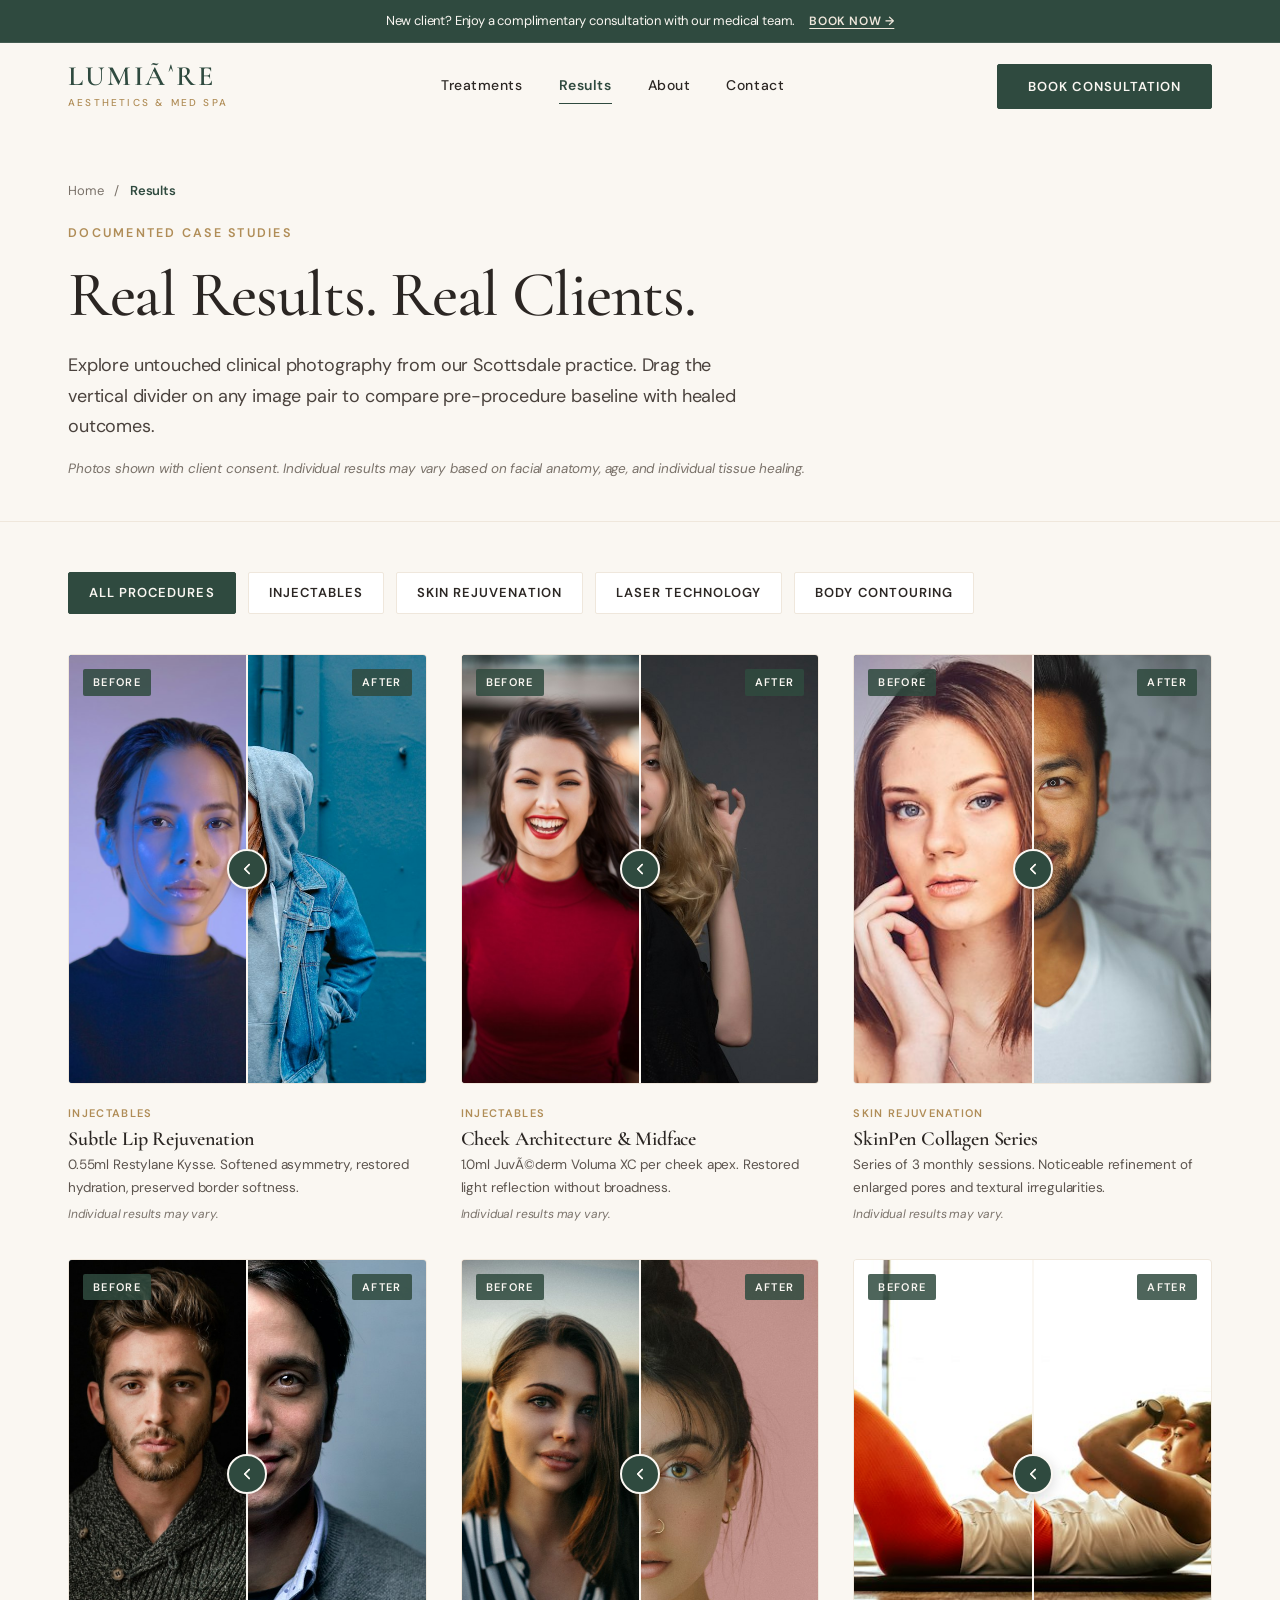
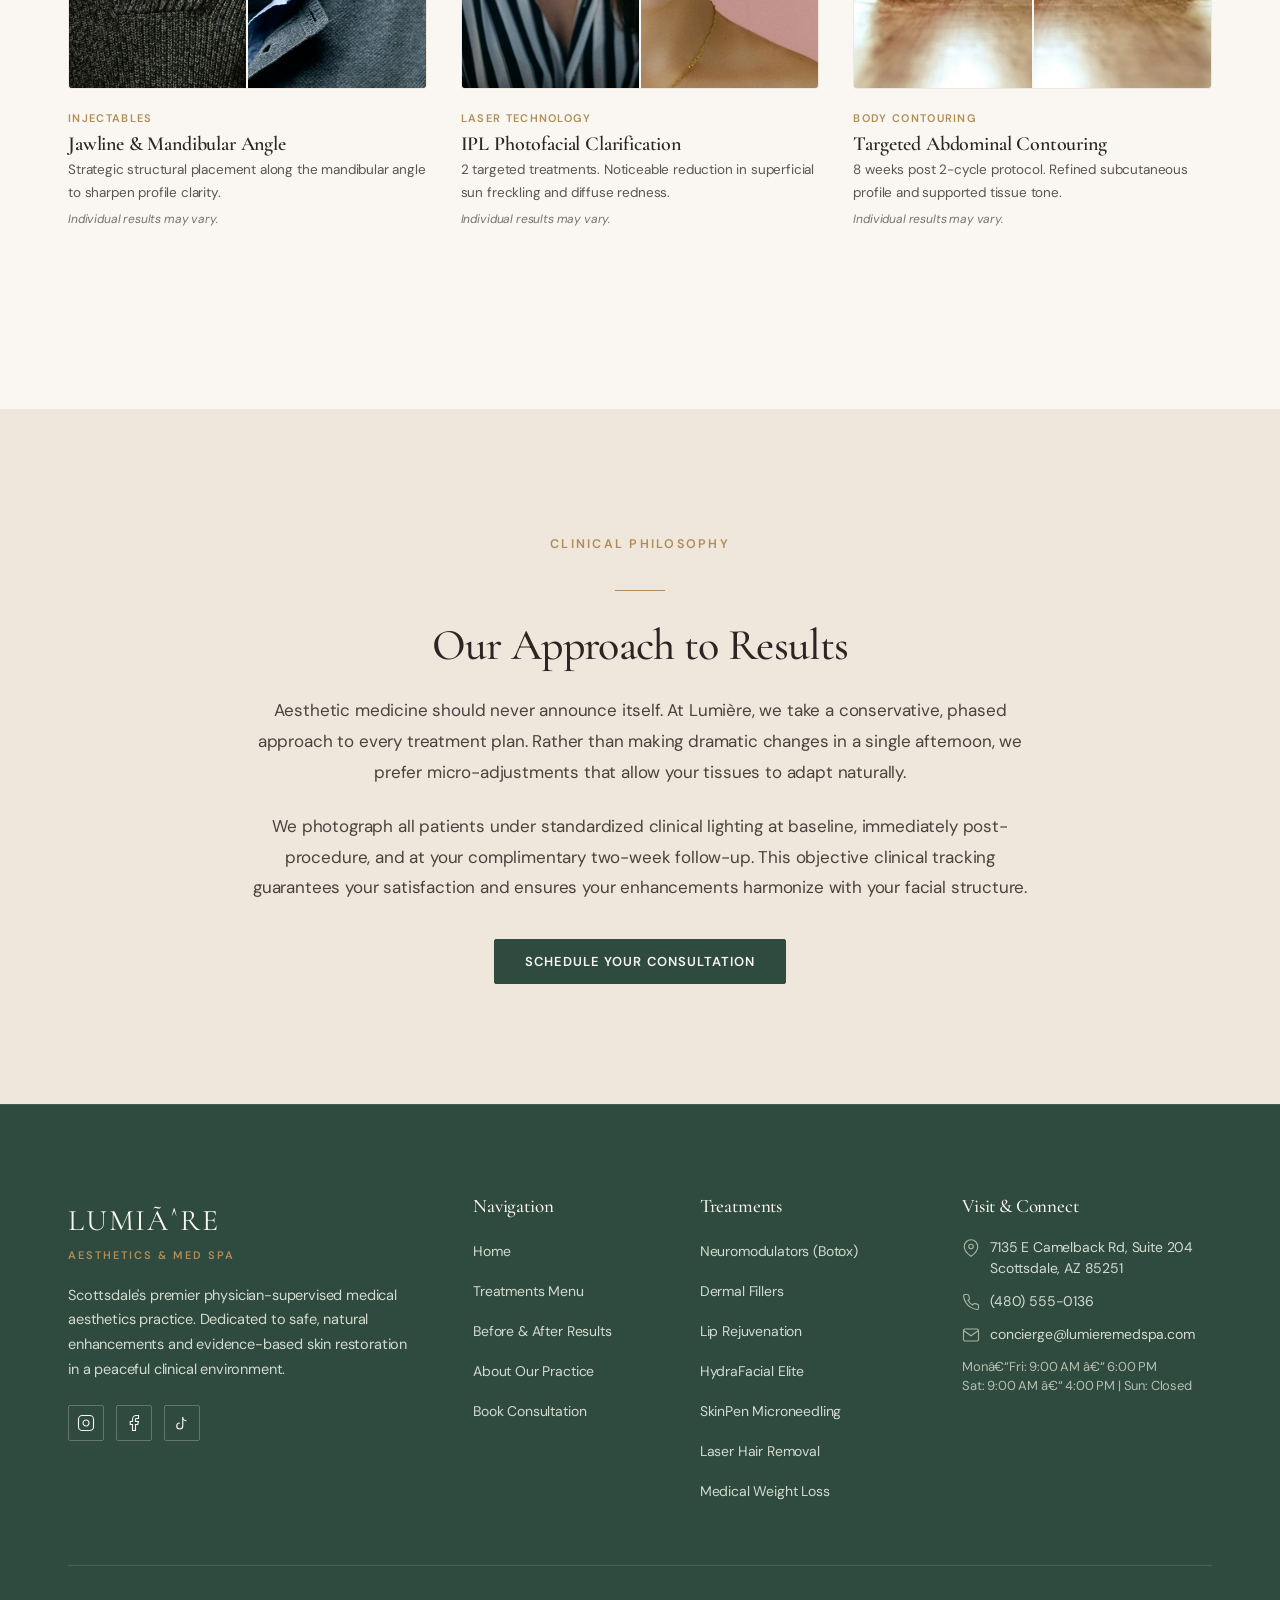
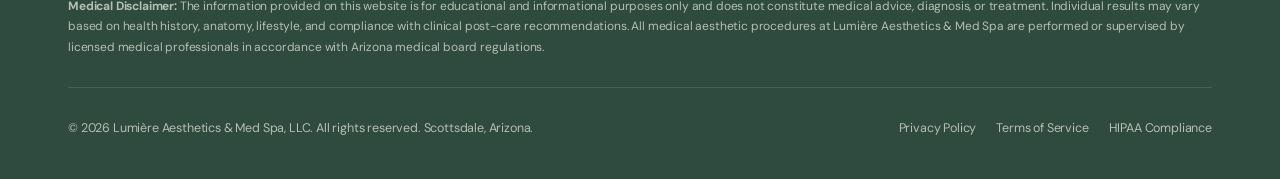
<file: results.html>
﻿<!DOCTYPE html>
<html lang="en">
<head>
  <meta charset="UTF-8">
  <meta name="viewport" content="width=device-width, initial-scale=1.0">
  <title>Before & After Results | Lumière Med Spa Scottsdale, AZ</title>
  <meta name="description" content="Explore real patient before and after results from Lumière Aesthetics in Scottsdale, AZ. Subtle lip filler, cheek contouring, SkinPen microneedling, and IPL photorejuvenation.">
  <meta name="keywords" content="Botox before and after Scottsdale, lip filler before and after Scottsdale, microneedling results Scottsdale, IPL before and after">
  
  <!-- Open Graph -->
  <meta property="og:title" content="Clinical Before & After Results | Lumière Aesthetics & Med Spa">
  <meta property="og:description" content="Documented clinical outcomes from our Scottsdale medical spa. Drag our comparison sliders to inspect baseline and healed treatments.">
  <meta property="og:type" content="website">
  <meta property="og:image" content="images/hero-portrait.jpg">
  
  <!-- Favicon -->
  <link rel="icon" type="image/svg+xml" href="images/favicon.svg">
  
  <!-- Google Fonts Preconnect & Stylesheet -->
  <link rel="preconnect" href="https://fonts.googleapis.com">
  <link rel="preconnect" href="https://fonts.gstatic.com" crossorigin>
  <link href="https://fonts.googleapis.com/css2?family=Cormorant+Garamond:ital,wght@0,400;0,500;0,600;1,400&family=DM+Sans:ital,opsz,wght@0,9..40,400;0,9..40,500;0,9..40,600;1,9..40,400&display=swap" rel="stylesheet">
  
  <!-- Styles -->
  <link rel="stylesheet" href="css/styles.css">
  
  <style>
    .filter-pills-row {
      display: flex;
      gap: 12px;
      flex-wrap: wrap;
      margin-bottom: 40px;
    }
    .results-filter-btn {
      padding: 9px 20px;
      font-size: 13px;
      font-weight: 600;
      text-transform: uppercase;
      letter-spacing: 0.08em;
      border: 1px solid var(--sand);
      background-color: var(--white);
      color: var(--espresso);
      border-radius: var(--radius-subtle);
      transition: all var(--duration-soft) ease;
      cursor: pointer;
    }
    .results-filter-btn:hover {
      border-color: var(--forest);
    }
    .results-filter-btn.active {
      background-color: var(--forest);
      color: var(--ivory);
      border-color: var(--forest);
    }
    .results-card-item {
      transition: opacity 250ms ease, transform 250ms ease;
    }
  </style>
</head>
<body>

  <!-- ANNOUNCEMENT BAR -->
  <aside class="announcement-bar" aria-label="Announcement">
    <span>New client? Enjoy a complimentary consultation with our medical team.</span>
    <a href="contact.html">Book Now &rarr;</a>
  </aside>

  <!-- STICKY HEADER -->
  <header class="site-header">
    <div class="container header-container">
      <a href="index.html" class="brand-link" aria-label="Lumière Aesthetics & Med Spa Home">
        <span class="brand-wordmark">LUMIÃˆRE</span>
        <span class="brand-subtext">Aesthetics & Med Spa</span>
      </a>

      <nav class="nav-menu" aria-label="Primary Navigation">
        <a href="treatments.html" class="nav-link">Treatments</a>
        <a href="results.html" class="nav-link active">Results</a>
        <a href="about.html" class="nav-link">About</a>
        <a href="contact.html" class="nav-link">Contact</a>
      </nav>

      <div class="header-actions">
        <a href="contact.html" class="btn btn-primary">Book Consultation</a>
        <button class="hamburger-btn" type="button" aria-label="Toggle navigation menu" aria-expanded="false">
          <span class="hamburger-line"></span>
          <span class="hamburger-line"></span>
          <span class="hamburger-line"></span>
        </button>
      </div>
    </div>
  </header>

  <!-- Mobile Navigation Overlay -->
  <div class="mobile-nav-overlay" id="mobileNav" aria-hidden="true">
    <nav class="mobile-nav-links" aria-label="Mobile Navigation">
      <a href="index.html" class="mobile-nav-link">Home</a>
      <a href="treatments.html" class="mobile-nav-link">Treatments</a>
      <a href="results.html" class="mobile-nav-link active">Results</a>
      <a href="about.html" class="mobile-nav-link">About</a>
      <a href="contact.html" class="mobile-nav-link">Contact</a>
    </nav>
    <div class="mobile-nav-footer">
      <a href="contact.html" class="btn btn-primary" style="width: 100%; text-align: center;">Book Consultation</a>
      <div class="mobile-contact-info">
        <p style="margin-bottom: 4px;">7135 E Camelback Rd, Suite 204<br>Scottsdale, AZ 85251</p>
        <p style="margin-bottom: 0;"><a href="tel:4805550136" style="color: var(--forest); font-weight: 600;">(480) 555-0136</a></p>
      </div>
    </div>
  </div>

  <main>
    <!-- PAGE HERO WITH BREADCRUMB -->
    <section class="section section-ivory" style="padding-top: 50px; padding-bottom: 40px; border-bottom: 1px solid var(--sand);">
      <div class="container">
        <nav aria-label="Breadcrumb" style="font-size: 13px; color: #7A726A; margin-bottom: 16px;">
          <a href="index.html" style="color: #7A726A;">Home</a>
          <span style="margin: 0 8px;">/</span>
          <span style="color: var(--forest); font-weight: 600;">Results</span>
        </nav>
        
        <span class="label-eyebrow">Documented Case Studies</span>
        <h1 style="margin-bottom: 18px;">Real Results. Real Clients.</h1>
        <p style="font-size: 18px; color: #4A423D; max-width: 680px; line-height: 1.7; margin-bottom: 16px;">
          Explore untouched clinical photography from our Scottsdale practice. Drag the vertical divider on any image pair to compare pre-procedure baseline with healed outcomes.
        </p>
        <p style="font-size: 13.5px; color: #7A726A; font-style: italic; margin: 0;">
          Photos shown with client consent. Individual results may vary based on facial anatomy, age, and individual tissue healing.
        </p>
      </div>
    </section>

    <!-- RESULTS GALLERY WITH FILTER TABS -->
    <section class="section section-ivory" style="padding-top: 50px;">
      <div class="container">
        
        <!-- Category Filter Buttons -->
        <div class="filter-pills-row" role="tablist" aria-label="Filter results by treatment category">
          <button class="results-filter-btn active" data-filter="all" role="tab" aria-selected="true">All Procedures</button>
          <button class="results-filter-btn" data-filter="injectables" role="tab" aria-selected="false">Injectables</button>
          <button class="results-filter-btn" data-filter="skin" role="tab" aria-selected="false">Skin Rejuvenation</button>
          <button class="results-filter-btn" data-filter="laser" role="tab" aria-selected="false">Laser Technology</button>
          <button class="results-filter-btn" data-filter="body" role="tab" aria-selected="false">Body Contouring</button>
        </div>

        <!-- 6 Interactive Draggable Sliders Grid -->
        <div style="display: grid; grid-template-columns: repeat(3, 1fr); gap: 34px;" class="results-grid">
          
          <!-- Card 1: Lip Rejuvenation (Injectables) -->
          <div class="results-card-item fade-up-element" data-category="injectables">
            <div class="before-after-slider" aria-label="Before and after slider: Subtle Lip Rejuvenation">
              <img src="images/result-lips-after.jpg" alt="Subtle lip rejuvenation 2 weeks post treatment" class="slider-img" loading="lazy" width="700" height="850">
              <span class="slider-badge slider-badge-after">After</span>
              
              <div class="slider-before-wrap">
                <img src="images/result-lips-before.jpg" alt="Subtle lip rejuvenation baseline" class="slider-img" loading="lazy" width="700" height="850">
                <span class="slider-badge slider-badge-before">Before</span>
              </div>
              
              <div class="slider-handle">
                <div class="slider-handle-button">
                  <svg width="18" height="18" viewBox="0 0 24 24" fill="none" stroke="currentColor" stroke-width="2" stroke-linecap="round" stroke-linejoin="round">
                    <polyline points="15 18 9 12 15 6"></polyline>
                    <polyline points="9 18 15 12 9 6" transform="rotate(180 12 12)"></polyline>
                  </svg>
                </div>
              </div>
              <input type="range" min="0" max="100" value="50" class="slider-accessible-range" aria-label="Compare before and after for lip rejuvenation">
            </div>
            
            <div class="slider-caption-card">
              <span style="font-size: 11px; font-weight: 600; text-transform: uppercase; letter-spacing: 0.12em; color: var(--gold);">Injectables</span>
              <h3 class="slider-treatment-name">Subtle Lip Rejuvenation</h3>
              <p style="font-size: 13.5px; color: #5C544E; margin-bottom: 4px;">0.55ml Restylane Kysse. Softened asymmetry, restored hydration, preserved border softness.</p>
              <p class="slider-disclaimer">Individual results may vary.</p>
            </div>
          </div>

          <!-- Card 2: Midface & Cheeks (Injectables) -->
          <div class="results-card-item fade-up-element delay-100" data-category="injectables">
            <div class="before-after-slider" aria-label="Before and after slider: Midface & Cheek Volume">
              <img src="images/result-cheeks-after.jpg" alt="Midface contour after Voluma XC" class="slider-img" loading="lazy" width="700" height="850">
              <span class="slider-badge slider-badge-after">After</span>
              
              <div class="slider-before-wrap">
                <img src="images/result-cheeks-before.jpg" alt="Midface contour before treatment" class="slider-img" loading="lazy" width="700" height="850">
                <span class="slider-badge slider-badge-before">Before</span>
              </div>
              
              <div class="slider-handle">
                <div class="slider-handle-button">
                  <svg width="18" height="18" viewBox="0 0 24 24" fill="none" stroke="currentColor" stroke-width="2" stroke-linecap="round" stroke-linejoin="round">
                    <polyline points="15 18 9 12 15 6"></polyline>
                    <polyline points="9 18 15 12 9 6" transform="rotate(180 12 12)"></polyline>
                  </svg>
                </div>
              </div>
              <input type="range" min="0" max="100" value="50" class="slider-accessible-range" aria-label="Compare before and after for cheek contour">
            </div>
            
            <div class="slider-caption-card">
              <span style="font-size: 11px; font-weight: 600; text-transform: uppercase; letter-spacing: 0.12em; color: var(--gold);">Injectables</span>
              <h3 class="slider-treatment-name">Cheek Architecture & Midface</h3>
              <p style="font-size: 13.5px; color: #5C544E; margin-bottom: 4px;">1.0ml JuvÃ©derm Voluma XC per cheek apex. Restored light reflection without broadness.</p>
              <p class="slider-disclaimer">Individual results may vary.</p>
            </div>
          </div>

          <!-- Card 3: Skin Texture (Skin) -->
          <div class="results-card-item fade-up-element delay-200" data-category="skin">
            <div class="before-after-slider" aria-label="Before and after slider: SkinPen Collagen Remodeling">
              <img src="images/result-texture-after.jpg" alt="Skin texture after 3 SkinPen sessions" class="slider-img" loading="lazy" width="700" height="850">
              <span class="slider-badge slider-badge-after">After</span>
              
              <div class="slider-before-wrap">
                <img src="images/result-texture-before.jpg" alt="Skin texture baseline before microneedling" class="slider-img" loading="lazy" width="700" height="850">
                <span class="slider-badge slider-badge-before">Before</span>
              </div>
              
              <div class="slider-handle">
                <div class="slider-handle-button">
                  <svg width="18" height="18" viewBox="0 0 24 24" fill="none" stroke="currentColor" stroke-width="2" stroke-linecap="round" stroke-linejoin="round">
                    <polyline points="15 18 9 12 15 6"></polyline>
                    <polyline points="9 18 15 12 9 6" transform="rotate(180 12 12)"></polyline>
                  </svg>
                </div>
              </div>
              <input type="range" min="0" max="100" value="50" class="slider-accessible-range" aria-label="Compare before and after for skin texture">
            </div>
            
            <div class="slider-caption-card">
              <span style="font-size: 11px; font-weight: 600; text-transform: uppercase; letter-spacing: 0.12em; color: var(--gold);">Skin Rejuvenation</span>
              <h3 class="slider-treatment-name">SkinPen Collagen Series</h3>
              <p style="font-size: 13.5px; color: #5C544E; margin-bottom: 4px;">Series of 3 monthly sessions. Noticeable refinement of enlarged pores and textural irregularities.</p>
              <p class="slider-disclaimer">Individual results may vary.</p>
            </div>
          </div>

          <!-- Card 4: Jawline & Lower Face (Injectables) -->
          <div class="results-card-item fade-up-element" data-category="injectables">
            <div class="before-after-slider" aria-label="Before and after slider: Jawline & Lower Face Definition">
              <img src="images/result-jawline-after.jpg" alt="Lower face jawline after contouring" class="slider-img" loading="lazy" width="700" height="850">
              <span class="slider-badge slider-badge-after">After</span>
              
              <div class="slider-before-wrap">
                <img src="images/result-jawline-before.jpg" alt="Lower face baseline" class="slider-img" loading="lazy" width="700" height="850">
                <span class="slider-badge slider-badge-before">Before</span>
              </div>
              
              <div class="slider-handle">
                <div class="slider-handle-button">
                  <svg width="18" height="18" viewBox="0 0 24 24" fill="none" stroke="currentColor" stroke-width="2" stroke-linecap="round" stroke-linejoin="round">
                    <polyline points="15 18 9 12 15 6"></polyline>
                    <polyline points="9 18 15 12 9 6" transform="rotate(180 12 12)"></polyline>
                  </svg>
                </div>
              </div>
              <input type="range" min="0" max="100" value="50" class="slider-accessible-range" aria-label="Compare before and after for jawline definition">
            </div>
            
            <div class="slider-caption-card">
              <span style="font-size: 11px; font-weight: 600; text-transform: uppercase; letter-spacing: 0.12em; color: var(--gold);">Injectables</span>
              <h3 class="slider-treatment-name">Jawline & Mandibular Angle</h3>
              <p style="font-size: 13.5px; color: #5C544E; margin-bottom: 4px;">Strategic structural placement along the mandibular angle to sharpen profile clarity.</p>
              <p class="slider-disclaimer">Individual results may vary.</p>
            </div>
          </div>

          <!-- Card 5: IPL Sun Clarification (Laser) -->
          <div class="results-card-item fade-up-element delay-100" data-category="laser">
            <div class="before-after-slider" aria-label="Before and after slider: IPL Photofacial Sun Damage">
              <img src="images/result-ipl-after.jpg" alt="Facial pigmentation after 2 IPL photofacials" class="slider-img" loading="lazy" width="700" height="850">
              <span class="slider-badge slider-badge-after">After</span>
              
              <div class="slider-before-wrap">
                <img src="images/result-ipl-before.jpg" alt="Facial pigmentation baseline sun damage" class="slider-img" loading="lazy" width="700" height="850">
                <span class="slider-badge slider-badge-before">Before</span>
              </div>
              
              <div class="slider-handle">
                <div class="slider-handle-button">
                  <svg width="18" height="18" viewBox="0 0 24 24" fill="none" stroke="currentColor" stroke-width="2" stroke-linecap="round" stroke-linejoin="round">
                    <polyline points="15 18 9 12 15 6"></polyline>
                    <polyline points="9 18 15 12 9 6" transform="rotate(180 12 12)"></polyline>
                  </svg>
                </div>
              </div>
              <input type="range" min="0" max="100" value="50" class="slider-accessible-range" aria-label="Compare before and after for IPL photofacial">
            </div>
            
            <div class="slider-caption-card">
              <span style="font-size: 11px; font-weight: 600; text-transform: uppercase; letter-spacing: 0.12em; color: var(--gold);">Laser Technology</span>
              <h3 class="slider-treatment-name">IPL Photofacial Clarification</h3>
              <p style="font-size: 13.5px; color: #5C544E; margin-bottom: 4px;">2 targeted treatments. Noticeable reduction in superficial sun freckling and diffuse redness.</p>
              <p class="slider-disclaimer">Individual results may vary.</p>
            </div>
          </div>

          <!-- Card 6: Body Contouring (Body) -->
          <div class="results-card-item fade-up-element delay-200" data-category="body">
            <div class="before-after-slider" aria-label="Before and after slider: Targeted Body Contouring">
              <img src="images/result-body-after.jpg" alt="Abdomen contour 8 weeks post treatment" class="slider-img" loading="lazy" width="700" height="850">
              <span class="slider-badge slider-badge-after">After</span>
              
              <div class="slider-before-wrap">
                <img src="images/result-body-before.jpg" alt="Abdomen contour baseline" class="slider-img" loading="lazy" width="700" height="850">
                <span class="slider-badge slider-badge-before">Before</span>
              </div>
              
              <div class="slider-handle">
                <div class="slider-handle-button">
                  <svg width="18" height="18" viewBox="0 0 24 24" fill="none" stroke="currentColor" stroke-width="2" stroke-linecap="round" stroke-linejoin="round">
                    <polyline points="15 18 9 12 15 6"></polyline>
                    <polyline points="9 18 15 12 9 6" transform="rotate(180 12 12)"></polyline>
                  </svg>
                </div>
              </div>
              <input type="range" min="0" max="100" value="50" class="slider-accessible-range" aria-label="Compare before and after for body contouring">
            </div>
            
            <div class="slider-caption-card">
              <span style="font-size: 11px; font-weight: 600; text-transform: uppercase; letter-spacing: 0.12em; color: var(--gold);">Body Contouring</span>
              <h3 class="slider-treatment-name">Targeted Abdominal Contouring</h3>
              <p style="font-size: 13.5px; color: #5C544E; margin-bottom: 4px;">8 weeks post 2-cycle protocol. Refined subcutaneous profile and supported tissue tone.</p>
              <p class="slider-disclaimer">Individual results may vary.</p>
            </div>
          </div>

        </div>

      </div>
    </section>

    <!-- OUR APPROACH TO RESULTS SECTION -->
    <section class="section section-sand" style="margin-top: 60px;">
      <div class="container">
        <div style="max-width: 800px; margin: 0 auto; text-align: center;">
          <span class="label-eyebrow">Clinical Philosophy</span>
          <hr class="gold-divider gold-divider-center">
          <h2 style="margin-bottom: 24px;">Our Approach to Results</h2>
          <p style="font-size: 17px; line-height: 1.8; color: #4A423D; margin-bottom: 24px;">
            Aesthetic medicine should never announce itself. At Lumière, we take a conservative, phased approach to every treatment plan. Rather than making dramatic changes in a single afternoon, we prefer micro-adjustments that allow your tissues to adapt naturally.
          </p>
          <p style="font-size: 17px; line-height: 1.8; color: #4A423D; margin-bottom: 36px;">
            We photograph all patients under standardized clinical lighting at baseline, immediately post-procedure, and at your complimentary two-week follow-up. This objective clinical tracking guarantees your satisfaction and ensures your enhancements harmonize with your facial structure.
          </p>
          <a href="contact.html" class="btn btn-primary">Schedule Your Consultation</a>
        </div>
      </div>
    </section>
  </main>

  <!-- MOBILE STICKY BOTTOM BAR -->
  <div class="mobile-sticky-bar" aria-label="Mobile quick actions">
    <a href="contact.html" class="btn btn-primary mobile-sticky-btn">Book Consultation</a>
    <a href="tel:4805550136" class="mobile-call-btn" aria-label="Call Lumière Aesthetics at (480) 555-0136">
      <svg width="20" height="20" viewBox="0 0 24 24" fill="none" stroke="currentColor" stroke-width="2" stroke-linecap="round" stroke-linejoin="round">
        <path d="M22 16.92v3a2 2 0 0 1-2.18 2 19.79 19.79 0 0 1-8.63-3.07 19.5 19.5 0 0 1-6-6 19.79 19.79 0 0 1-3.07-8.67A2 2 0 0 1 4.11 2h3a2 2 0 0 1 2 1.72 12.84 12.84 0 0 0 .7 2.81 2 2 0 0 1-.45 2.11L8.09 9.91a16 16 0 0 0 6 6l1.27-1.27a2 2 0 0 1 2.11-.45 12.84 12.84 0 0 0 2.81.7A2 2 0 0 1 22 16.92z"></path>
      </svg>
    </a>
  </div>

  <!-- GLOBAL FOOTER -->
  <footer class="site-footer">
    <div class="container">
      <div class="footer-top-grid">
        <div>
          <span class="footer-brand-title">LUMIÃˆRE</span>
          <div class="footer-brand-sub">Aesthetics & Med Spa</div>
          <p class="footer-desc">
            Scottsdale's premier physician-supervised medical aesthetics practice. Dedicated to safe, natural enhancements and evidence-based skin restoration in a peaceful clinical environment.
          </p>
          <div class="footer-social-row">
            <a href="https://instagram.com" class="footer-social-link" aria-label="Lumière on Instagram" target="_blank" rel="noopener noreferrer">
              <svg width="18" height="18" viewBox="0 0 24 24" fill="none" stroke="currentColor" stroke-width="1.5"><rect x="2" y="2" width="20" height="20" rx="5" ry="5"></rect><path d="M16 11.37A4 4 0 1 1 12.63 8 4 4 0 0 1 16 11.37z"></path><line x1="17.5" y1="6.5" x2="17.51" y2="6.5"></line></svg>
            </a>
            <a href="https://facebook.com" class="footer-social-link" aria-label="Lumière on Facebook" target="_blank" rel="noopener noreferrer">
              <svg width="18" height="18" viewBox="0 0 24 24" fill="none" stroke="currentColor" stroke-width="1.5"><path d="M18 2h-3a5 5 0 0 0-5 5v3H7v4h3v8h4v-8h3l1-4h-4V7a1 1 0 0 1 1-1h3z"></path></svg>
            </a>
            <a href="https://tiktok.com" class="footer-social-link" aria-label="Lumière on TikTok" target="_blank" rel="noopener noreferrer">
              <svg width="18" height="18" viewBox="0 0 24 24" fill="none" stroke="currentColor" stroke-width="1.5"><path d="M9 12a4 4 0 1 0 4 4V4a5 5 0 0 0 5 5"></path></svg>
            </a>
          </div>
        </div>

        <div>
          <h4 class="footer-col-title">Navigation</h4>
          <ul class="footer-links-list">
            <li><a href="index.html" class="footer-link">Home</a></li>
            <li><a href="treatments.html" class="footer-link">Treatments Menu</a></li>
            <li><a href="results.html" class="footer-link">Before & After Results</a></li>
            <li><a href="about.html" class="footer-link">About Our Practice</a></li>
            <li><a href="contact.html" class="footer-link">Book Consultation</a></li>
          </ul>
        </div>

        <div>
          <h4 class="footer-col-title">Treatments</h4>
          <ul class="footer-links-list">
            <li><a href="treatments.html#neuromodulators" class="footer-link">Neuromodulators (Botox)</a></li>
            <li><a href="treatments.html#fillers" class="footer-link">Dermal Fillers</a></li>
            <li><a href="treatments.html#lip-filler" class="footer-link">Lip Rejuvenation</a></li>
            <li><a href="treatments.html#hydrafacial" class="footer-link">HydraFacial Elite</a></li>
            <li><a href="treatments.html#microneedling" class="footer-link">SkinPen Microneedling</a></li>
            <li><a href="treatments.html#laser-hair" class="footer-link">Laser Hair Removal</a></li>
            <li><a href="treatments.html#weight-loss" class="footer-link">Medical Weight Loss</a></li>
          </ul>
        </div>

        <div>
          <h4 class="footer-col-title">Visit & Connect</h4>
          <div class="footer-contact-item">
            <svg width="18" height="18" viewBox="0 0 24 24" fill="none" stroke="var(--sage)" stroke-width="1.5" style="flex-shrink: 0; margin-top: 2px;"><path d="M21 10c0 7-9 13-9 13s-9-6-9-13a9 9 0 0 1 18 0z"></path><circle cx="12" cy="10" r="3"></circle></svg>
            <span>7135 E Camelback Rd, Suite 204<br>Scottsdale, AZ 85251</span>
          </div>
          <div class="footer-contact-item">
            <svg width="18" height="18" viewBox="0 0 24 24" fill="none" stroke="var(--sage)" stroke-width="1.5" style="flex-shrink: 0; margin-top: 2px;"><path d="M22 16.92v3a2 2 0 0 1-2.18 2 19.79 19.79 0 0 1-8.63-3.07 19.5 19.5 0 0 1-6-6 19.79 19.79 0 0 1-3.07-8.67A2 2 0 0 1 4.11 2h3a2 2 0 0 1 2 1.72 12.84 12.84 0 0 0 .7 2.81 2 2 0 0 1-.45 2.11L8.09 9.91a16 16 0 0 0 6 6l1.27-1.27a2 2 0 0 1 2.11-.45 12.84 12.84 0 0 0 2.81.7A2 2 0 0 1 22 16.92z"></path></svg>
            <a href="tel:4805550136" class="footer-link">(480) 555-0136</a>
          </div>
          <div class="footer-contact-item">
            <svg width="18" height="18" viewBox="0 0 24 24" fill="none" stroke="var(--sage)" stroke-width="1.5" style="flex-shrink: 0; margin-top: 2px;"><path d="M4 4h16c1.1 0 2 .9 2 2v12c0 1.1-.9 2-2 2H4c-1.1 0-2-.9-2-2V6c0-1.1.9-2 2-2z"></path><polyline points="22,6 12,13 2,6"></polyline></svg>
            <a href="mailto:concierge@lumieremedspa.com" class="footer-link">concierge@lumieremedspa.com</a>
          </div>
          <div class="footer-contact-item" style="font-size: 13px; color: #B4BFB1;">
            <span>Monâ€“Fri: 9:00 AM â€“ 6:00 PM<br>Sat: 9:00 AM â€“ 4:00 PM | Sun: Closed</span>
          </div>
        </div>

      </div>

      <div class="footer-medical-disclaimer">
        <p><strong>Medical Disclaimer:</strong> The information provided on this website is for educational and informational purposes only and does not constitute medical advice, diagnosis, or treatment. Individual results may vary based on health history, anatomy, lifestyle, and compliance with clinical post-care recommendations. All medical aesthetic procedures at Lumière Aesthetics & Med Spa are performed or supervised by licensed medical professionals in accordance with Arizona medical board regulations.</p>
      </div>

      <div class="footer-bottom-bar">
        <div>&copy; 2026 Lumière Aesthetics & Med Spa, LLC. All rights reserved. Scottsdale, Arizona.</div>
        <div class="footer-legal-links">
          <a href="#">Privacy Policy</a>
          <a href="#">Terms of Service</a>
          <a href="#">HIPAA Compliance</a>
        </div>
      </div>
    </div>
  </footer>

  <script src="js/main.js"></script>
</body>
</html>
</file>
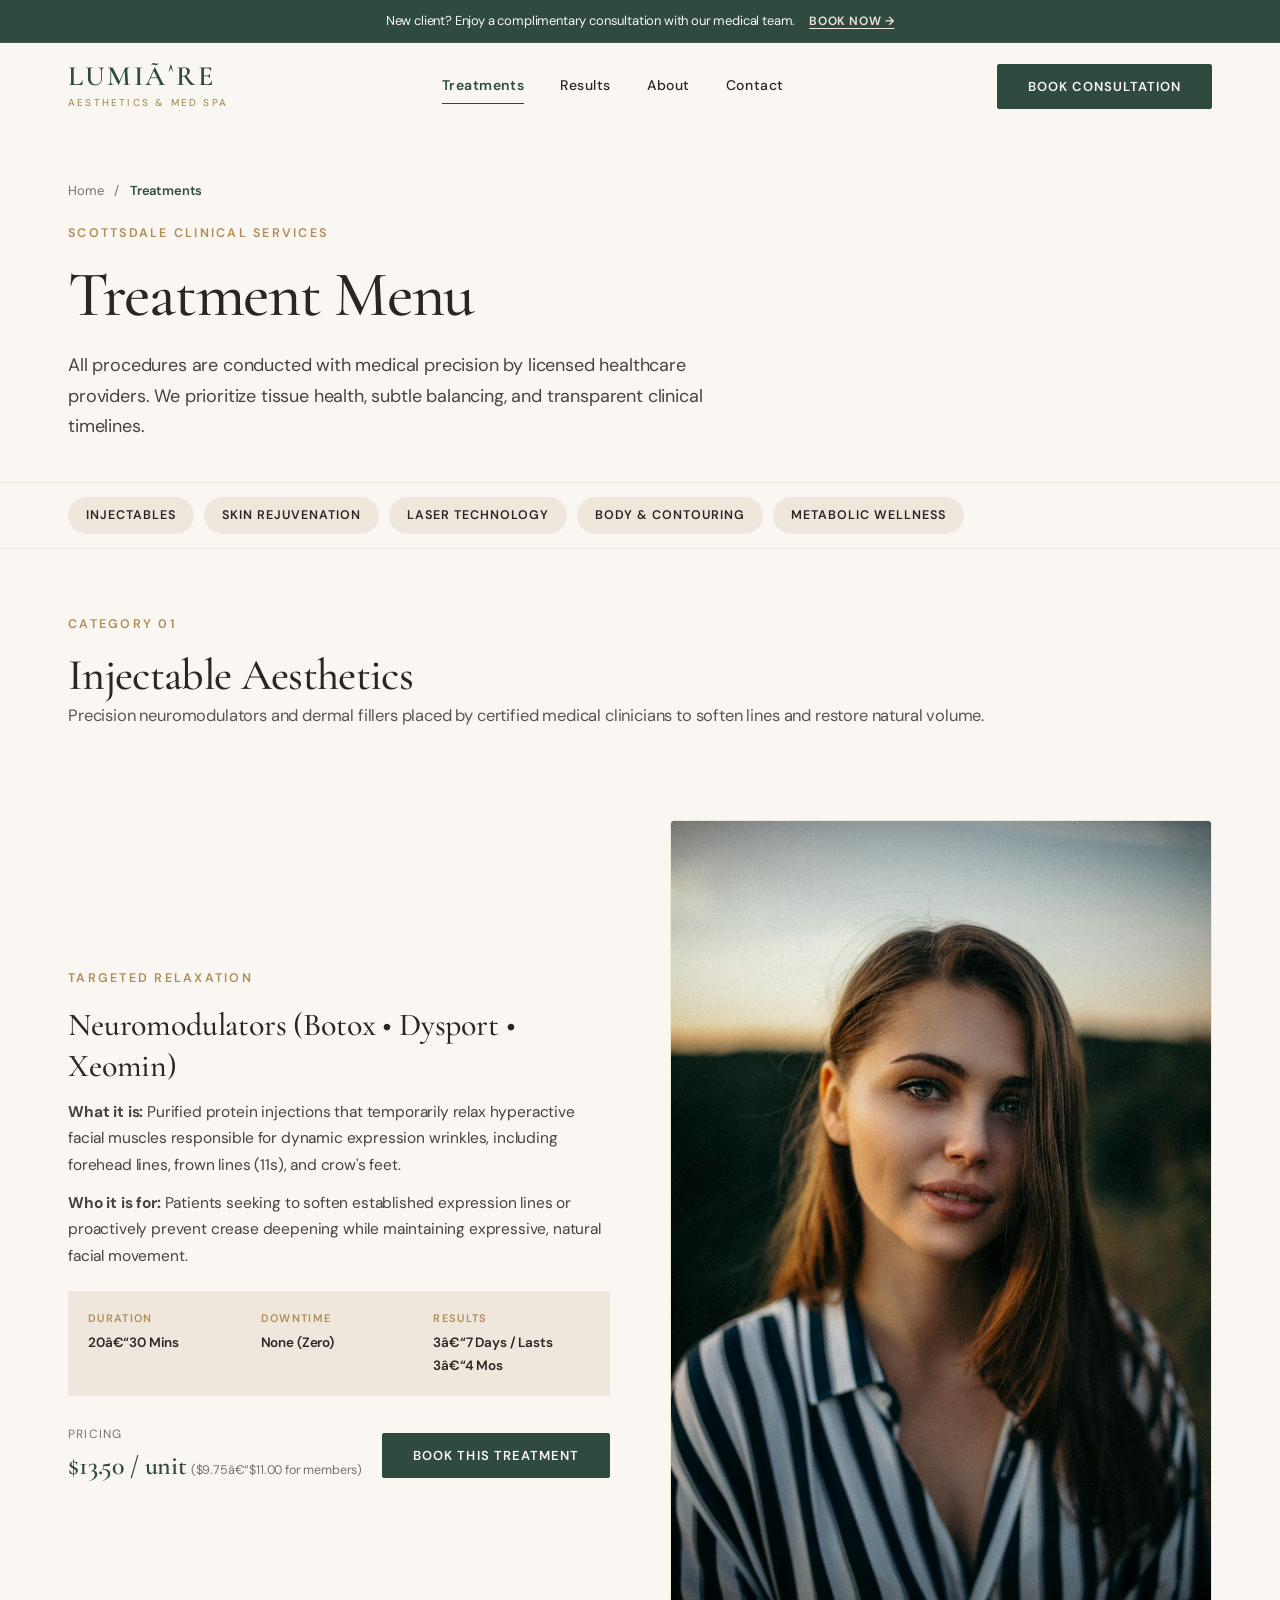
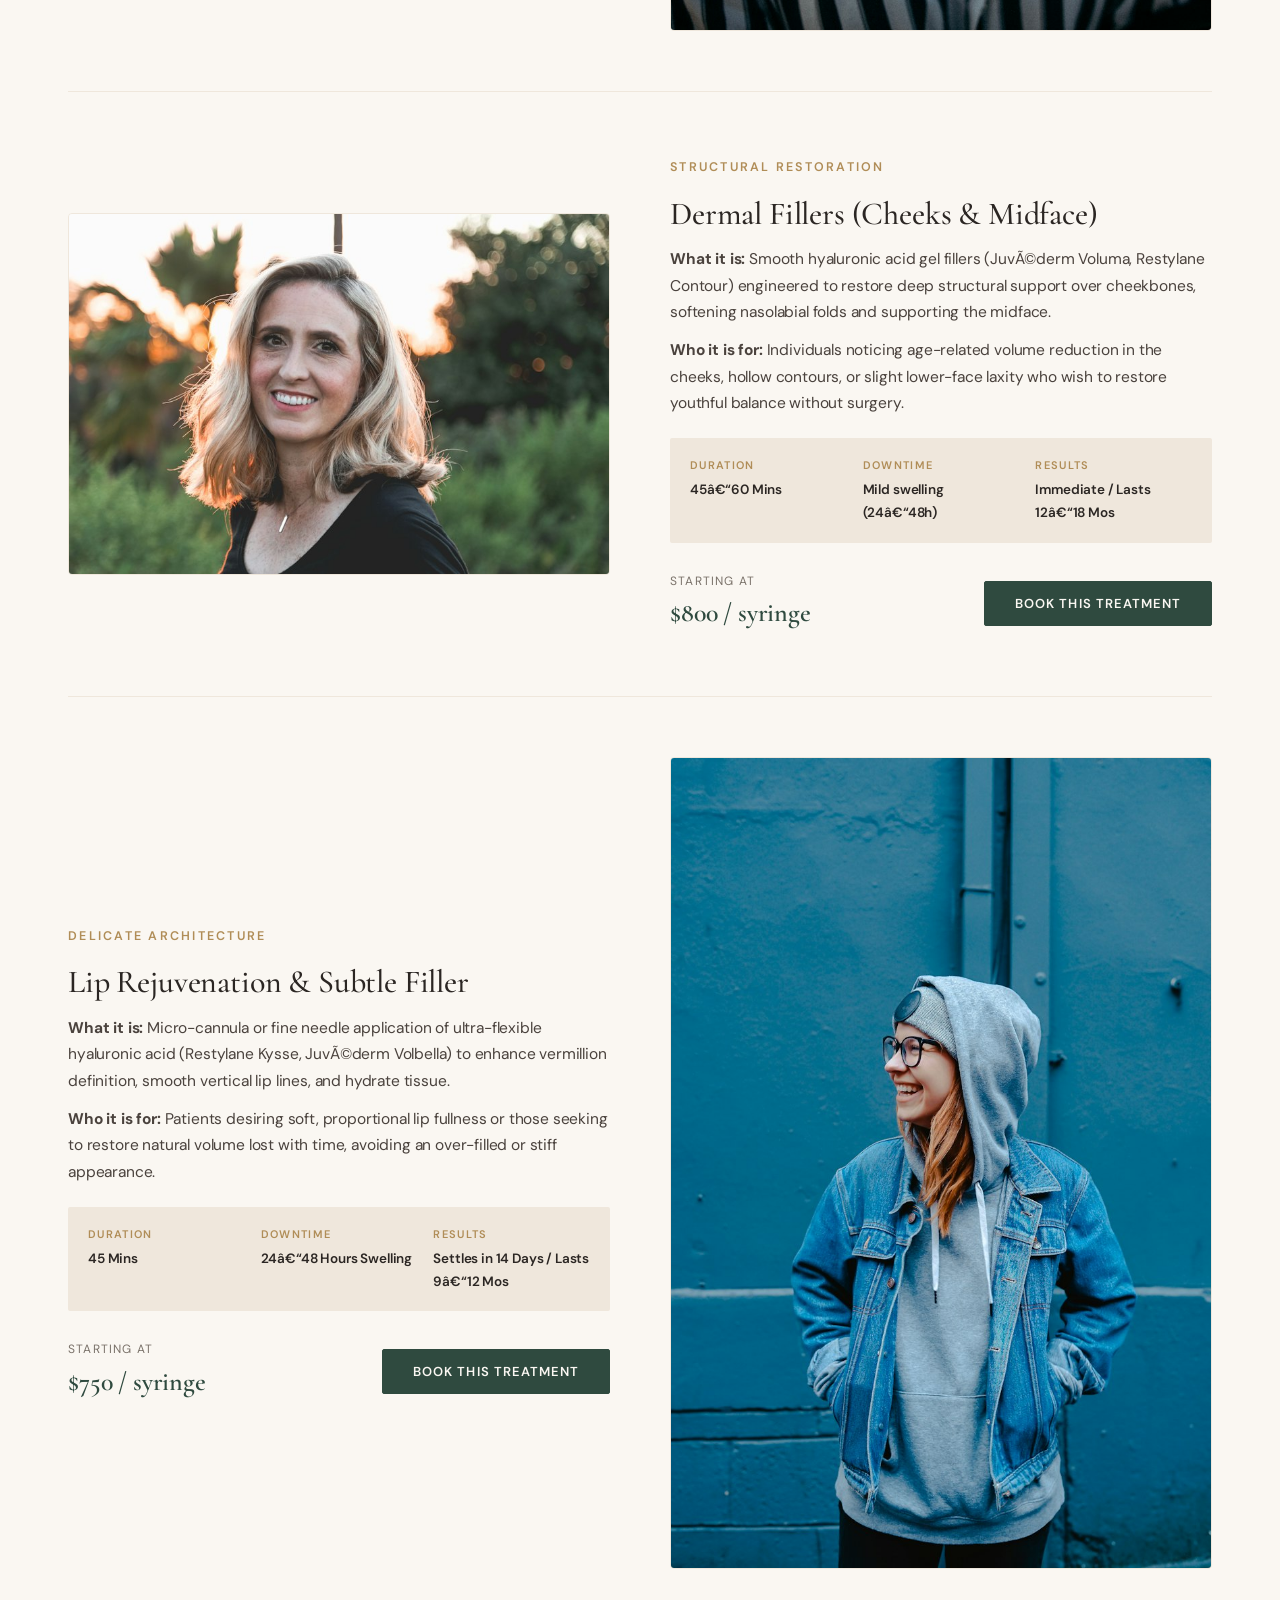
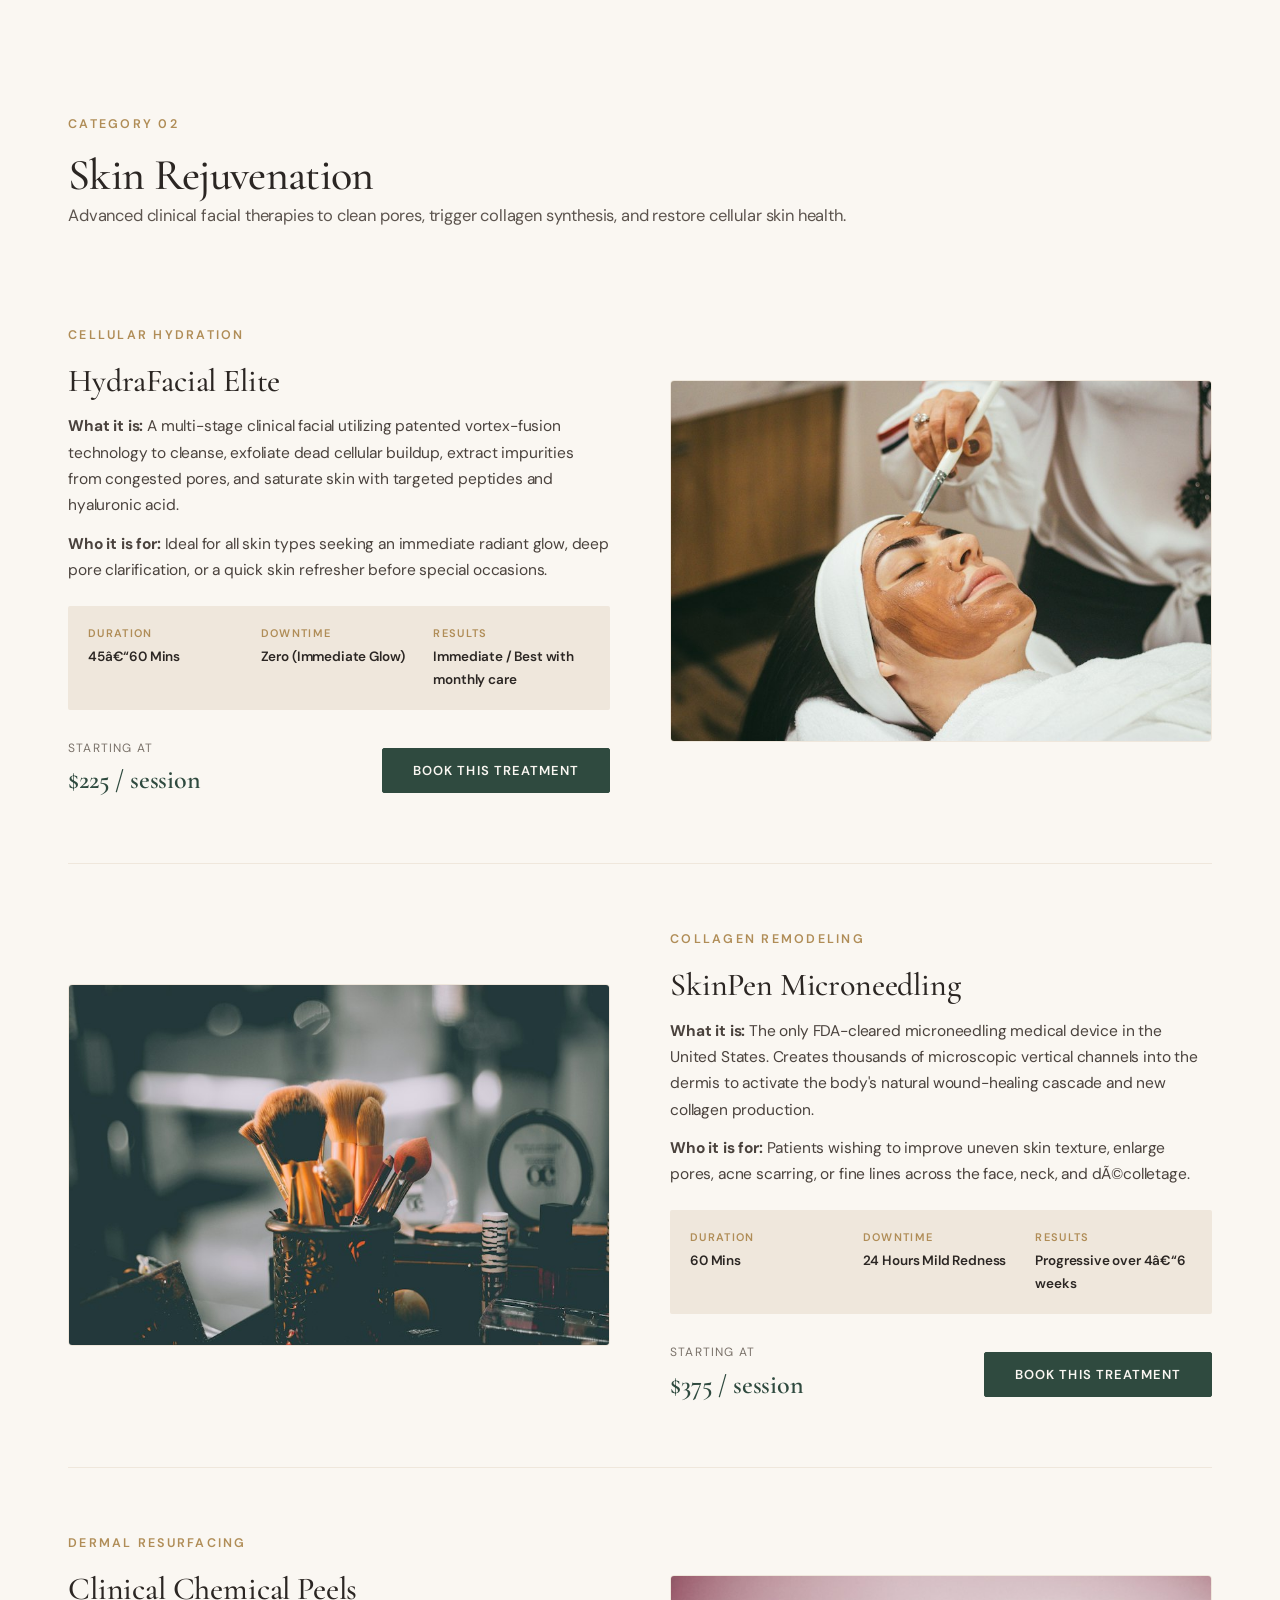
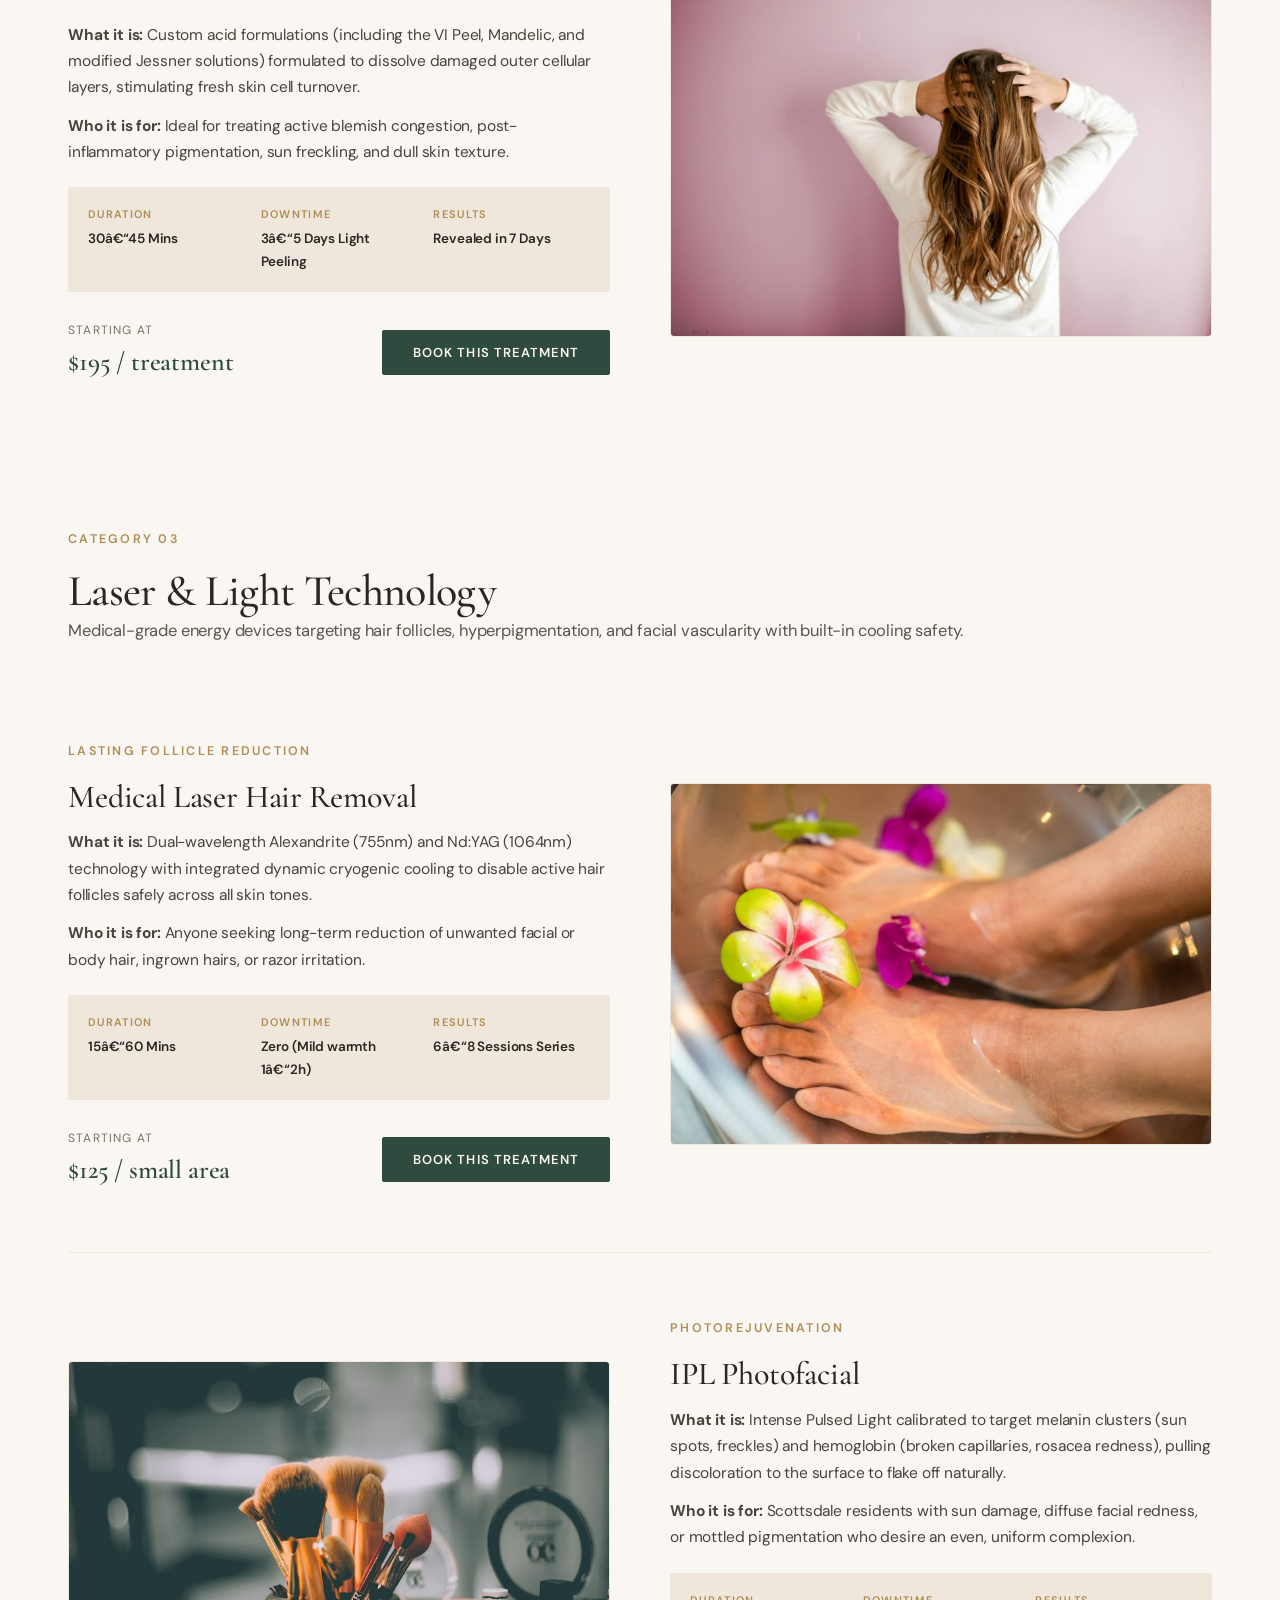
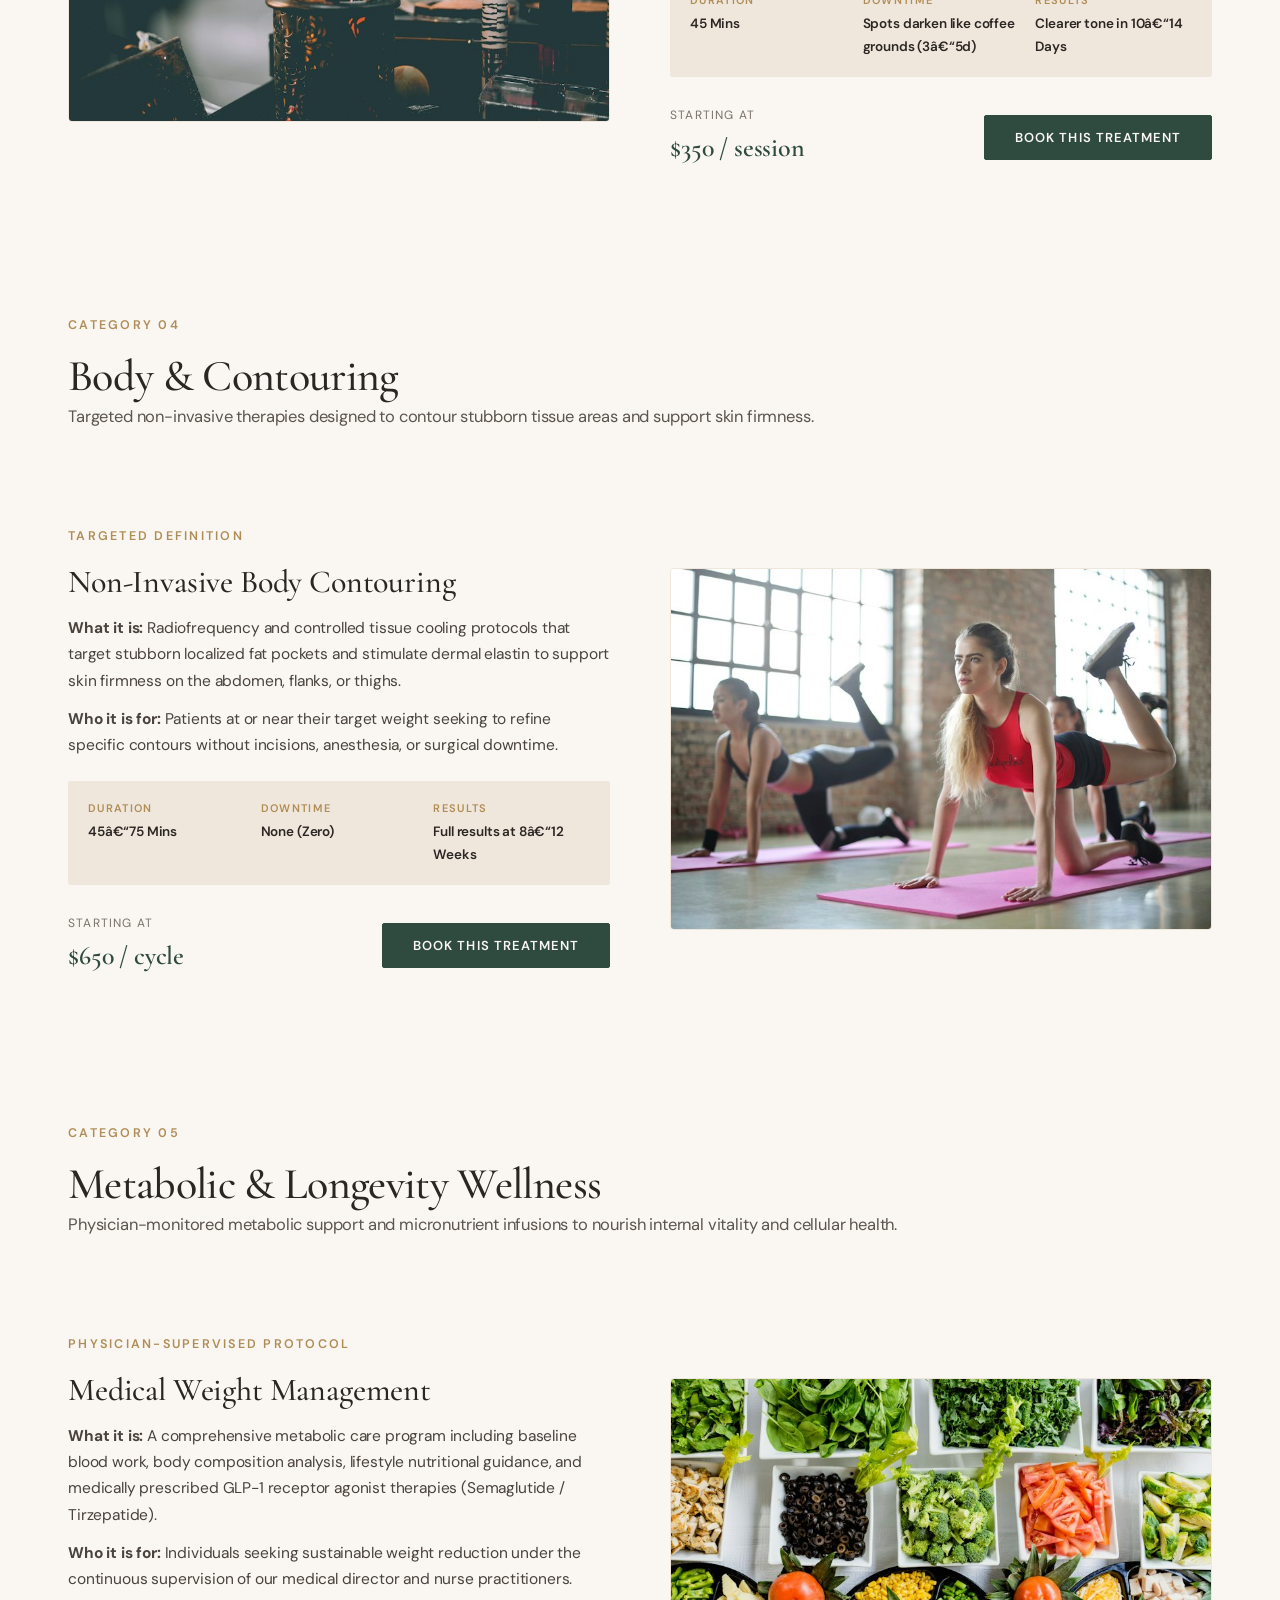
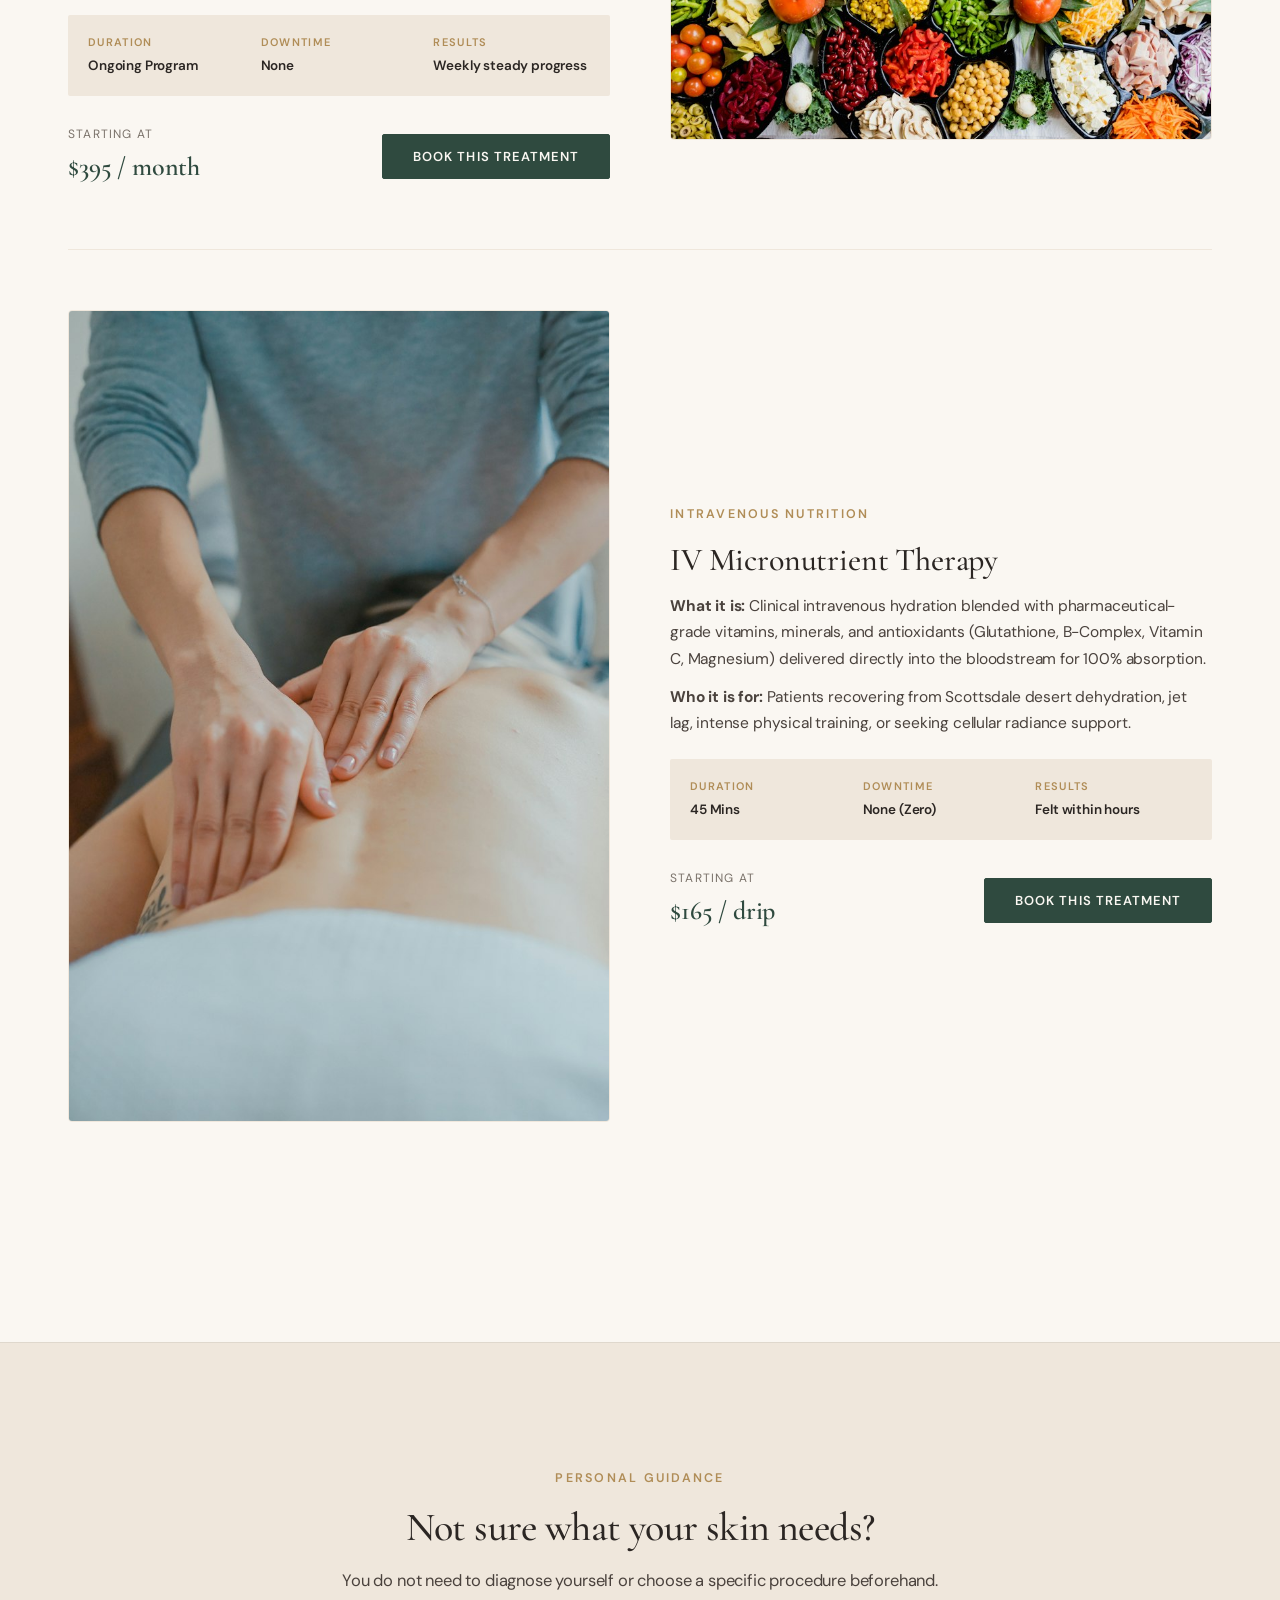
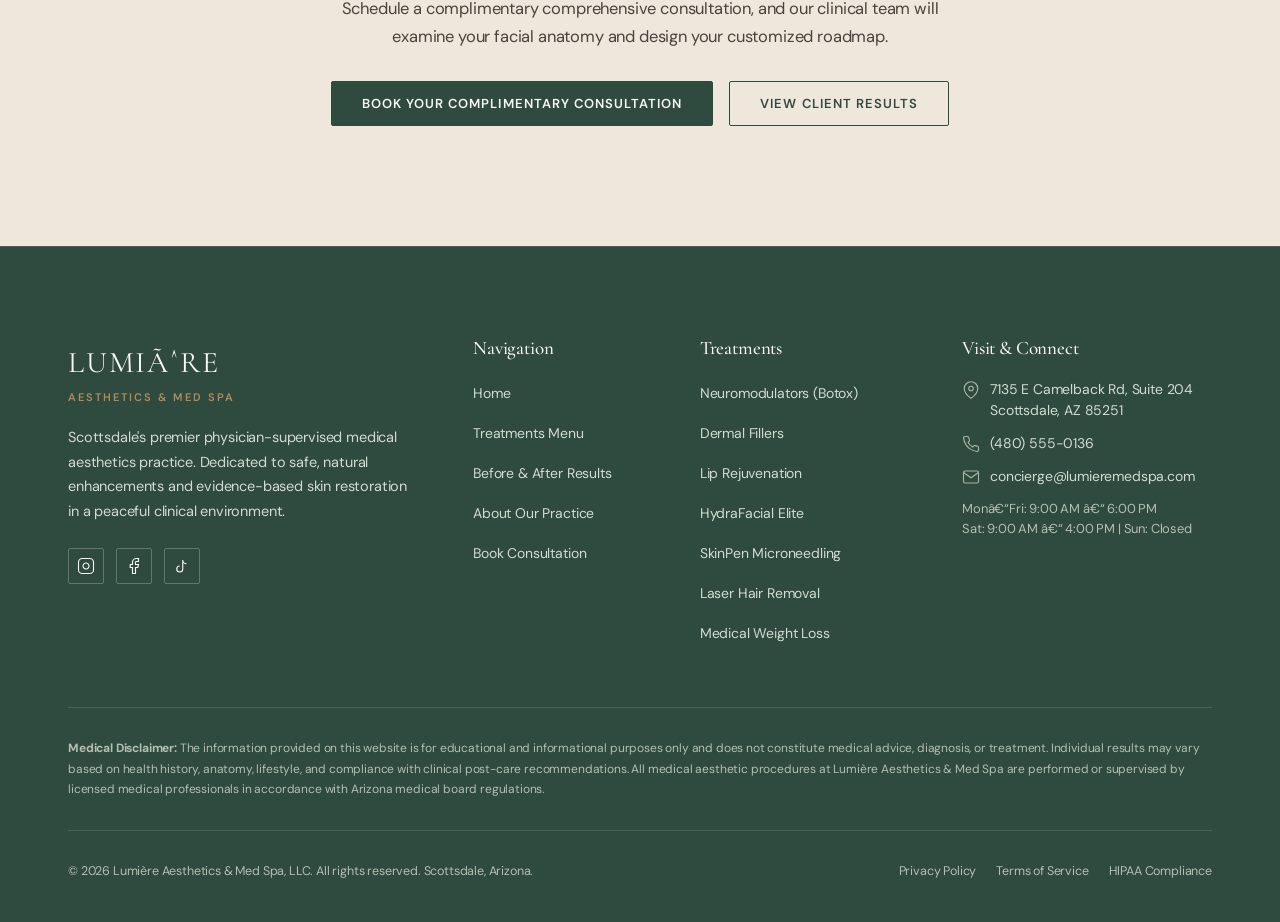
<file: treatments.html>
﻿<!DOCTYPE html>
<html lang="en">
<head>
  <meta charset="UTF-8">
  <meta name="viewport" content="width=device-width, initial-scale=1.0">
  <title>Aesthetic Treatments & Services | Lumière Med Spa Scottsdale, AZ</title>
  <meta name="description" content="Explore our physician-supervised treatments in Scottsdale, AZ: Botox, dermal fillers, HydraFacial, SkinPen microneedling, laser hair removal, and medical wellness.">
  <meta name="keywords" content="Botox Scottsdale, Dermal Fillers Scottsdale, HydraFacial Scottsdale, Laser Hair Removal Scottsdale, Microneedling Scottsdale">
  
  <!-- Open Graph -->
  <meta property="og:title" content="Aesthetic Treatments Menu | Lumière Aesthetics & Med Spa">
  <meta property="og:description" content="Physician-guided aesthetic treatments in Scottsdale, AZ. Transparent pricing, clear expectations, and natural results.">
  <meta property="og:type" content="website">
  <meta property="og:image" content="images/hero-portrait.jpg">
  
  <!-- Favicon -->
  <link rel="icon" type="image/svg+xml" href="images/favicon.svg">
  
  <!-- Google Fonts Preconnect & Stylesheet -->
  <link rel="preconnect" href="https://fonts.googleapis.com">
  <link rel="preconnect" href="https://fonts.gstatic.com" crossorigin>
  <link href="https://fonts.googleapis.com/css2?family=Cormorant+Garamond:ital,wght@0,400;0,500;0,600;1,400&family=DM+Sans:ital,opsz,wght@0,9..40,400;0,9..40,500;0,9..40,600;1,9..40,400&display=swap" rel="stylesheet">
  
  <!-- Styles -->
  <link rel="stylesheet" href="css/styles.css">
  
  <style>
    .treatment-detail-block {
      display: grid;
      grid-template-columns: 1fr 1fr;
      gap: 60px;
      align-items: center;
      padding: 60px 0;
      border-bottom: 1px solid var(--sand);
    }
    .treatment-detail-block:last-child {
      border-bottom: none;
    }
    .treatment-detail-block.reverse {
      grid-template-columns: 1fr 1fr;
      direction: rtl;
    }
    .treatment-detail-block.reverse > * {
      direction: ltr;
    }
    .treatment-meta-box {
      display: grid;
      grid-template-columns: repeat(3, 1fr);
      gap: 16px;
      background-color: var(--sand);
      padding: 18px 20px;
      border-radius: var(--radius-subtle);
      margin: 22px 0 28px;
    }
    .treatment-meta-label {
      font-size: 11px;
      font-weight: 600;
      text-transform: uppercase;
      letter-spacing: 0.12em;
      color: var(--gold);
      margin-bottom: 4px;
    }
    .treatment-meta-val {
      font-size: 13.5px;
      font-weight: 600;
      color: var(--espresso);
    }
    .category-nav-bar {
      position: sticky;
      top: 86px;
      background-color: var(--ivory);
      border-bottom: 1px solid var(--sand);
      z-index: 90;
      padding: 14px 0;
      display: flex;
      gap: 14px;
      overflow-x: auto;
      white-space: nowrap;
      -webkit-overflow-scrolling: touch;
    }
    .category-anchor-pill {
      font-size: 12.5px;
      font-weight: 600;
      text-transform: uppercase;
      letter-spacing: 0.08em;
      padding: 8px 18px;
      background-color: var(--sand);
      color: var(--espresso);
      border-radius: 20px;
      transition: all var(--duration-soft) ease;
    }
    .category-anchor-pill:hover,
    .category-anchor-pill:focus-visible {
      background-color: var(--forest);
      color: var(--ivory);
    }
    @media (max-width: 820px) {
      .treatment-detail-block,
      .treatment-detail-block.reverse {
        grid-template-columns: 1fr;
        direction: ltr;
        gap: 36px;
        padding: 44px 0;
      }
      .treatment-meta-box {
        grid-template-columns: 1fr 1fr;
      }
      .category-nav-bar {
        top: 70px;
      }
    }
  </style>
</head>
<body>

  <!-- ANNOUNCEMENT BAR -->
  <aside class="announcement-bar" aria-label="Announcement">
    <span>New client? Enjoy a complimentary consultation with our medical team.</span>
    <a href="contact.html">Book Now &rarr;</a>
  </aside>

  <!-- STICKY HEADER -->
  <header class="site-header">
    <div class="container header-container">
      <a href="index.html" class="brand-link" aria-label="Lumière Aesthetics & Med Spa Home">
        <span class="brand-wordmark">LUMIÃˆRE</span>
        <span class="brand-subtext">Aesthetics & Med Spa</span>
      </a>

      <nav class="nav-menu" aria-label="Primary Navigation">
        <a href="treatments.html" class="nav-link active">Treatments</a>
        <a href="results.html" class="nav-link">Results</a>
        <a href="about.html" class="nav-link">About</a>
        <a href="contact.html" class="nav-link">Contact</a>
      </nav>

      <div class="header-actions">
        <a href="contact.html" class="btn btn-primary">Book Consultation</a>
        <button class="hamburger-btn" type="button" aria-label="Toggle navigation menu" aria-expanded="false">
          <span class="hamburger-line"></span>
          <span class="hamburger-line"></span>
          <span class="hamburger-line"></span>
        </button>
      </div>
    </div>
  </header>

  <!-- Mobile Navigation Overlay -->
  <div class="mobile-nav-overlay" id="mobileNav" aria-hidden="true">
    <nav class="mobile-nav-links" aria-label="Mobile Navigation">
      <a href="index.html" class="mobile-nav-link">Home</a>
      <a href="treatments.html" class="mobile-nav-link active">Treatments</a>
      <a href="results.html" class="mobile-nav-link">Results</a>
      <a href="about.html" class="mobile-nav-link">About</a>
      <a href="contact.html" class="mobile-nav-link">Contact</a>
    </nav>
    <div class="mobile-nav-footer">
      <a href="contact.html" class="btn btn-primary" style="width: 100%; text-align: center;">Book Consultation</a>
      <div class="mobile-contact-info">
        <p style="margin-bottom: 4px;">7135 E Camelback Rd, Suite 204<br>Scottsdale, AZ 85251</p>
        <p style="margin-bottom: 0;"><a href="tel:4805550136" style="color: var(--forest); font-weight: 600;">(480) 555-0136</a></p>
      </div>
    </div>
  </div>

  <main>
    <!-- PAGE HERO WITH BREADCRUMB -->
    <section class="section section-ivory" style="padding-top: 50px; padding-bottom: 40px; border-bottom: 1px solid var(--sand);">
      <div class="container">
        <!-- Breadcrumb -->
        <nav aria-label="Breadcrumb" style="font-size: 13px; color: #7A726A; margin-bottom: 16px;">
          <a href="index.html" style="color: #7A726A;">Home</a>
          <span style="margin: 0 8px;">/</span>
          <span style="color: var(--forest); font-weight: 600;">Treatments</span>
        </nav>
        
        <span class="label-eyebrow">Scottsdale Clinical Services</span>
        <h1 style="margin-bottom: 18px;">Treatment Menu</h1>
        <p style="font-size: 18px; color: #4A423D; max-width: 640px; line-height: 1.7; margin: 0;">
          All procedures are conducted with medical precision by licensed healthcare providers. We prioritize tissue health, subtle balancing, and transparent clinical timelines.
        </p>
      </div>
    </section>

    <!-- CATEGORY ANCHOR BAR -->
    <div class="category-nav-bar">
      <div class="container" style="display: flex; gap: 10px; overflow-x: auto;">
        <a href="#injectables" class="category-anchor-pill">Injectables</a>
        <a href="#skin-rejuvenation" class="category-anchor-pill">Skin Rejuvenation</a>
        <a href="#laser" class="category-anchor-pill">Laser Technology</a>
        <a href="#body" class="category-anchor-pill">Body & Contouring</a>
        <a href="#wellness" class="category-anchor-pill">Metabolic Wellness</a>
      </div>
    </div>

    <!-- TREATMENTS LIST -->
    <section class="section section-ivory" style="padding-top: 60px;">
      <div class="container">
        
        <!-- ================= CATEGORY 1: INJECTABLES ================= -->
        <div id="injectables" style="margin-bottom: 80px;">
          <div style="margin-bottom: 30px;">
            <span class="label-eyebrow">Category 01</span>
            <h2>Injectable Aesthetics</h2>
            <p class="text-subtle">Precision neuromodulators and dermal fillers placed by certified medical clinicians to soften lines and restore natural volume.</p>
          </div>

          <!-- 1. Neuromodulators -->
          <article id="neuromodulators" class="treatment-detail-block fade-up-element">
            <div>
              <span class="label-eyebrow">Targeted Relaxation</span>
              <h3 style="font-size: 32px; margin-bottom: 12px;">Neuromodulators (Botox &bull; Dysport &bull; Xeomin)</h3>
              <p style="font-size: 15.5px; color: #4A423D; margin-bottom: 12px;">
                <strong>What it is:</strong> Purified protein injections that temporarily relax hyperactive facial muscles responsible for dynamic expression wrinkles, including forehead lines, frown lines (11s), and crow's feet.
              </p>
              <p style="font-size: 15.5px; color: #4A423D; margin-bottom: 16px;">
                <strong>Who it is for:</strong> Patients seeking to soften established expression lines or proactively prevent crease deepening while maintaining expressive, natural facial movement.
              </p>

              <div class="treatment-meta-box">
                <div>
                  <div class="treatment-meta-label">Duration</div>
                  <div class="treatment-meta-val">20â€“30 Mins</div>
                </div>
                <div>
                  <div class="treatment-meta-label">Downtime</div>
                  <div class="treatment-meta-val">None (Zero)</div>
                </div>
                <div>
                  <div class="treatment-meta-label">Results</div>
                  <div class="treatment-meta-val">3â€“7 Days / Lasts 3â€“4 Mos</div>
                </div>
              </div>

              <div style="display: flex; align-items: center; justify-content: space-between; flex-wrap: wrap; gap: 16px;">
                <div>
                  <span style="font-size: 12px; color: #7A726A; text-transform: uppercase; letter-spacing: 0.1em; display: block;">Pricing</span>
                  <span style="font-family: var(--font-serif); font-size: 26px; font-weight: 600; color: var(--forest);">$13.50 / unit</span>
                  <span style="font-size: 12.5px; color: #7A726A;"> ($9.75â€“$11.00 for members)</span>
                </div>
                <a href="contact.html?treatment=Neuromodulators" class="btn btn-primary">Book This Treatment</a>
              </div>
            </div>

            <div class="img-hover-zoom">
              <img src="images/treatment-neuromodulators.jpg" alt="Neuromodulators in Scottsdale AZ" loading="lazy" width="800" height="900">
            </div>
          </article>

          <!-- 2. Dermal Fillers -->
          <article id="fillers" class="treatment-detail-block reverse fade-up-element">
            <div>
              <span class="label-eyebrow">Structural Restoration</span>
              <h3 style="font-size: 32px; margin-bottom: 12px;">Dermal Fillers (Cheeks & Midface)</h3>
              <p style="font-size: 15.5px; color: #4A423D; margin-bottom: 12px;">
                <strong>What it is:</strong> Smooth hyaluronic acid gel fillers (JuvÃ©derm Voluma, Restylane Contour) engineered to restore deep structural support over cheekbones, softening nasolabial folds and supporting the midface.
              </p>
              <p style="font-size: 15.5px; color: #4A423D; margin-bottom: 16px;">
                <strong>Who it is for:</strong> Individuals noticing age-related volume reduction in the cheeks, hollow contours, or slight lower-face laxity who wish to restore youthful balance without surgery.
              </p>

              <div class="treatment-meta-box">
                <div>
                  <div class="treatment-meta-label">Duration</div>
                  <div class="treatment-meta-val">45â€“60 Mins</div>
                </div>
                <div>
                  <div class="treatment-meta-label">Downtime</div>
                  <div class="treatment-meta-val">Mild swelling (24â€“48h)</div>
                </div>
                <div>
                  <div class="treatment-meta-label">Results</div>
                  <div class="treatment-meta-val">Immediate / Lasts 12â€“18 Mos</div>
                </div>
              </div>

              <div style="display: flex; align-items: center; justify-content: space-between; flex-wrap: wrap; gap: 16px;">
                <div>
                  <span style="font-size: 12px; color: #7A726A; text-transform: uppercase; letter-spacing: 0.1em; display: block;">Starting at</span>
                  <span style="font-family: var(--font-serif); font-size: 26px; font-weight: 600; color: var(--forest);">$800 / syringe</span>
                </div>
                <a href="contact.html?treatment=DermalFillers" class="btn btn-primary">Book This Treatment</a>
              </div>
            </div>

            <div class="img-hover-zoom">
              <img src="images/treatment-fillers.jpg" alt="Cheek and midface dermal filler restoration" loading="lazy" width="800" height="900">
            </div>
          </article>

          <!-- 3. Lip Rejuvenation & Filler -->
          <article id="lip-filler" class="treatment-detail-block fade-up-element">
            <div>
              <span class="label-eyebrow">Delicate Architecture</span>
              <h3 style="font-size: 32px; margin-bottom: 12px;">Lip Rejuvenation & Subtle Filler</h3>
              <p style="font-size: 15.5px; color: #4A423D; margin-bottom: 12px;">
                <strong>What it is:</strong> Micro-cannula or fine needle application of ultra-flexible hyaluronic acid (Restylane Kysse, JuvÃ©derm Volbella) to enhance vermillion definition, smooth vertical lip lines, and hydrate tissue.
              </p>
              <p style="font-size: 15.5px; color: #4A423D; margin-bottom: 16px;">
                <strong>Who it is for:</strong> Patients desiring soft, proportional lip fullness or those seeking to restore natural volume lost with time, avoiding an over-filled or stiff appearance.
              </p>

              <div class="treatment-meta-box">
                <div>
                  <div class="treatment-meta-label">Duration</div>
                  <div class="treatment-meta-val">45 Mins</div>
                </div>
                <div>
                  <div class="treatment-meta-label">Downtime</div>
                  <div class="treatment-meta-val">24â€“48 Hours Swelling</div>
                </div>
                <div>
                  <div class="treatment-meta-label">Results</div>
                  <div class="treatment-meta-val">Settles in 14 Days / Lasts 9â€“12 Mos</div>
                </div>
              </div>

              <div style="display: flex; align-items: center; justify-content: space-between; flex-wrap: wrap; gap: 16px;">
                <div>
                  <span style="font-size: 12px; color: #7A726A; text-transform: uppercase; letter-spacing: 0.1em; display: block;">Starting at</span>
                  <span style="font-family: var(--font-serif); font-size: 26px; font-weight: 600; color: var(--forest);">$750 / syringe</span>
                </div>
                <a href="contact.html?treatment=LipFiller" class="btn btn-primary">Book This Treatment</a>
              </div>
            </div>

            <div class="img-hover-zoom">
              <img src="images/treatment-lip-filler.jpg" alt="Natural lip filler in Scottsdale" loading="lazy" width="800" height="900">
            </div>
          </article>
        </div>

        <!-- ================= CATEGORY 2: SKIN REJUVENATION ================= -->
        <div id="skin-rejuvenation" style="margin-bottom: 80px;">
          <div style="margin-bottom: 30px;">
            <span class="label-eyebrow">Category 02</span>
            <h2>Skin Rejuvenation</h2>
            <p class="text-subtle">Advanced clinical facial therapies to clean pores, trigger collagen synthesis, and restore cellular skin health.</p>
          </div>

          <!-- 4. HydraFacial Elite -->
          <article id="hydrafacial" class="treatment-detail-block fade-up-element">
            <div>
              <span class="label-eyebrow">Cellular Hydration</span>
              <h3 style="font-size: 32px; margin-bottom: 12px;">HydraFacial Elite</h3>
              <p style="font-size: 15.5px; color: #4A423D; margin-bottom: 12px;">
                <strong>What it is:</strong> A multi-stage clinical facial utilizing patented vortex-fusion technology to cleanse, exfoliate dead cellular buildup, extract impurities from congested pores, and saturate skin with targeted peptides and hyaluronic acid.
              </p>
              <p style="font-size: 15.5px; color: #4A423D; margin-bottom: 16px;">
                <strong>Who it is for:</strong> Ideal for all skin types seeking an immediate radiant glow, deep pore clarification, or a quick skin refresher before special occasions.
              </p>

              <div class="treatment-meta-box">
                <div>
                  <div class="treatment-meta-label">Duration</div>
                  <div class="treatment-meta-val">45â€“60 Mins</div>
                </div>
                <div>
                  <div class="treatment-meta-label">Downtime</div>
                  <div class="treatment-meta-val">Zero (Immediate Glow)</div>
                </div>
                <div>
                  <div class="treatment-meta-label">Results</div>
                  <div class="treatment-meta-val">Immediate / Best with monthly care</div>
                </div>
              </div>

              <div style="display: flex; align-items: center; justify-content: space-between; flex-wrap: wrap; gap: 16px;">
                <div>
                  <span style="font-size: 12px; color: #7A726A; text-transform: uppercase; letter-spacing: 0.1em; display: block;">Starting at</span>
                  <span style="font-family: var(--font-serif); font-size: 26px; font-weight: 600; color: var(--forest);">$225 / session</span>
                </div>
                <a href="contact.html?treatment=HydraFacial" class="btn btn-primary">Book This Treatment</a>
              </div>
            </div>

            <div class="img-hover-zoom">
              <img src="images/treatment-hydrafacial.jpg" alt="HydraFacial Elite treatment in Scottsdale" loading="lazy" width="800" height="900">
            </div>
          </article>

          <!-- 5. SkinPen Microneedling -->
          <article id="microneedling" class="treatment-detail-block reverse fade-up-element">
            <div>
              <span class="label-eyebrow">Collagen Remodeling</span>
              <h3 style="font-size: 32px; margin-bottom: 12px;">SkinPen Microneedling</h3>
              <p style="font-size: 15.5px; color: #4A423D; margin-bottom: 12px;">
                <strong>What it is:</strong> The only FDA-cleared microneedling medical device in the United States. Creates thousands of microscopic vertical channels into the dermis to activate the body's natural wound-healing cascade and new collagen production.
              </p>
              <p style="font-size: 15.5px; color: #4A423D; margin-bottom: 16px;">
                <strong>Who it is for:</strong> Patients wishing to improve uneven skin texture, enlarge pores, acne scarring, or fine lines across the face, neck, and dÃ©colletage.
              </p>

              <div class="treatment-meta-box">
                <div>
                  <div class="treatment-meta-label">Duration</div>
                  <div class="treatment-meta-val">60 Mins</div>
                </div>
                <div>
                  <div class="treatment-meta-label">Downtime</div>
                  <div class="treatment-meta-val">24 Hours Mild Redness</div>
                </div>
                <div>
                  <div class="treatment-meta-label">Results</div>
                  <div class="treatment-meta-val">Progressive over 4â€“6 weeks</div>
                </div>
              </div>

              <div style="display: flex; align-items: center; justify-content: space-between; flex-wrap: wrap; gap: 16px;">
                <div>
                  <span style="font-size: 12px; color: #7A726A; text-transform: uppercase; letter-spacing: 0.1em; display: block;">Starting at</span>
                  <span style="font-family: var(--font-serif); font-size: 26px; font-weight: 600; color: var(--forest);">$375 / session</span>
                </div>
                <a href="contact.html?treatment=Microneedling" class="btn btn-primary">Book This Treatment</a>
              </div>
            </div>

            <div class="img-hover-zoom">
              <img src="images/treatment-microneedling.jpg" alt="SkinPen FDA-cleared microneedling in Scottsdale" loading="lazy" width="800" height="900">
            </div>
          </article>

          <!-- 6. Chemical Peels -->
          <article id="chemical-peels" class="treatment-detail-block fade-up-element">
            <div>
              <span class="label-eyebrow">Dermal Resurfacing</span>
              <h3 style="font-size: 32px; margin-bottom: 12px;">Clinical Chemical Peels</h3>
              <p style="font-size: 15.5px; color: #4A423D; margin-bottom: 12px;">
                <strong>What it is:</strong> Custom acid formulations (including the VI Peel, Mandelic, and modified Jessner solutions) formulated to dissolve damaged outer cellular layers, stimulating fresh skin cell turnover.
              </p>
              <p style="font-size: 15.5px; color: #4A423D; margin-bottom: 16px;">
                <strong>Who it is for:</strong> Ideal for treating active blemish congestion, post-inflammatory pigmentation, sun freckling, and dull skin texture.
              </p>

              <div class="treatment-meta-box">
                <div>
                  <div class="treatment-meta-label">Duration</div>
                  <div class="treatment-meta-val">30â€“45 Mins</div>
                </div>
                <div>
                  <div class="treatment-meta-label">Downtime</div>
                  <div class="treatment-meta-val">3â€“5 Days Light Peeling</div>
                </div>
                <div>
                  <div class="treatment-meta-label">Results</div>
                  <div class="treatment-meta-val">Revealed in 7 Days</div>
                </div>
              </div>

              <div style="display: flex; align-items: center; justify-content: space-between; flex-wrap: wrap; gap: 16px;">
                <div>
                  <span style="font-size: 12px; color: #7A726A; text-transform: uppercase; letter-spacing: 0.1em; display: block;">Starting at</span>
                  <span style="font-family: var(--font-serif); font-size: 26px; font-weight: 600; color: var(--forest);">$195 / treatment</span>
                </div>
                <a href="contact.html?treatment=ChemicalPeels" class="btn btn-primary">Book This Treatment</a>
              </div>
            </div>

            <div class="img-hover-zoom">
              <img src="images/treatment-chemical-peel.jpg" alt="Clinical chemical peels in Scottsdale" loading="lazy" width="800" height="900">
            </div>
          </article>
        </div>

        <!-- ================= CATEGORY 3: LASER TECHNOLOGY ================= -->
        <div id="laser" style="margin-bottom: 80px;">
          <div style="margin-bottom: 30px;">
            <span class="label-eyebrow">Category 03</span>
            <h2>Laser & Light Technology</h2>
            <p class="text-subtle">Medical-grade energy devices targeting hair follicles, hyperpigmentation, and facial vascularity with built-in cooling safety.</p>
          </div>

          <!-- 7. Laser Hair Removal -->
          <article id="laser-hair" class="treatment-detail-block fade-up-element">
            <div>
              <span class="label-eyebrow">Lasting Follicle Reduction</span>
              <h3 style="font-size: 32px; margin-bottom: 12px;">Medical Laser Hair Removal</h3>
              <p style="font-size: 15.5px; color: #4A423D; margin-bottom: 12px;">
                <strong>What it is:</strong> Dual-wavelength Alexandrite (755nm) and Nd:YAG (1064nm) technology with integrated dynamic cryogenic cooling to disable active hair follicles safely across all skin tones.
              </p>
              <p style="font-size: 15.5px; color: #4A423D; margin-bottom: 16px;">
                <strong>Who it is for:</strong> Anyone seeking long-term reduction of unwanted facial or body hair, ingrown hairs, or razor irritation.
              </p>

              <div class="treatment-meta-box">
                <div>
                  <div class="treatment-meta-label">Duration</div>
                  <div class="treatment-meta-val">15â€“60 Mins</div>
                </div>
                <div>
                  <div class="treatment-meta-label">Downtime</div>
                  <div class="treatment-meta-val">Zero (Mild warmth 1â€“2h)</div>
                </div>
                <div>
                  <div class="treatment-meta-label">Results</div>
                  <div class="treatment-meta-val">6â€“8 Sessions Series</div>
                </div>
              </div>

              <div style="display: flex; align-items: center; justify-content: space-between; flex-wrap: wrap; gap: 16px;">
                <div>
                  <span style="font-size: 12px; color: #7A726A; text-transform: uppercase; letter-spacing: 0.1em; display: block;">Starting at</span>
                  <span style="font-family: var(--font-serif); font-size: 26px; font-weight: 600; color: var(--forest);">$125 / small area</span>
                </div>
                <a href="contact.html?treatment=LaserHairRemoval" class="btn btn-primary">Book This Treatment</a>
              </div>
            </div>

            <div class="img-hover-zoom">
              <img src="images/treatment-laser-hair.jpg" alt="GentleMax Pro laser hair removal" loading="lazy" width="800" height="900">
            </div>
          </article>

          <!-- 8. IPL Photofacial -->
          <article id="ipl" class="treatment-detail-block reverse fade-up-element">
            <div>
              <span class="label-eyebrow">Photorejuvenation</span>
              <h3 style="font-size: 32px; margin-bottom: 12px;">IPL Photofacial</h3>
              <p style="font-size: 15.5px; color: #4A423D; margin-bottom: 12px;">
                <strong>What it is:</strong> Intense Pulsed Light calibrated to target melanin clusters (sun spots, freckles) and hemoglobin (broken capillaries, rosacea redness), pulling discoloration to the surface to flake off naturally.
              </p>
              <p style="font-size: 15.5px; color: #4A423D; margin-bottom: 16px;">
                <strong>Who it is for:</strong> Scottsdale residents with sun damage, diffuse facial redness, or mottled pigmentation who desire an even, uniform complexion.
              </p>

              <div class="treatment-meta-box">
                <div>
                  <div class="treatment-meta-label">Duration</div>
                  <div class="treatment-meta-val">45 Mins</div>
                </div>
                <div>
                  <div class="treatment-meta-label">Downtime</div>
                  <div class="treatment-meta-val">Spots darken like coffee grounds (3â€“5d)</div>
                </div>
                <div>
                  <div class="treatment-meta-label">Results</div>
                  <div class="treatment-meta-val">Clearer tone in 10â€“14 Days</div>
                </div>
              </div>

              <div style="display: flex; align-items: center; justify-content: space-between; flex-wrap: wrap; gap: 16px;">
                <div>
                  <span style="font-size: 12px; color: #7A726A; text-transform: uppercase; letter-spacing: 0.1em; display: block;">Starting at</span>
                  <span style="font-family: var(--font-serif); font-size: 26px; font-weight: 600; color: var(--forest);">$350 / session</span>
                </div>
                <a href="contact.html?treatment=IPLPhotofacial" class="btn btn-primary">Book This Treatment</a>
              </div>
            </div>

            <div class="img-hover-zoom">
              <img src="images/treatment-ipl.jpg" alt="IPL Photofacial in Scottsdale AZ" loading="lazy" width="800" height="900">
            </div>
          </article>
        </div>

        <!-- ================= CATEGORY 4: BODY & WELLNESS ================= -->
        <div id="body" style="margin-bottom: 80px;">
          <div style="margin-bottom: 30px;">
            <span class="label-eyebrow">Category 04</span>
            <h2>Body & Contouring</h2>
            <p class="text-subtle">Targeted non-invasive therapies designed to contour stubborn tissue areas and support skin firmness.</p>
          </div>

          <!-- 9. Body Contouring -->
          <article id="body-contouring" class="treatment-detail-block fade-up-element">
            <div>
              <span class="label-eyebrow">Targeted Definition</span>
              <h3 style="font-size: 32px; margin-bottom: 12px;">Non-Invasive Body Contouring</h3>
              <p style="font-size: 15.5px; color: #4A423D; margin-bottom: 12px;">
                <strong>What it is:</strong> Radiofrequency and controlled tissue cooling protocols that target stubborn localized fat pockets and stimulate dermal elastin to support skin firmness on the abdomen, flanks, or thighs.
              </p>
              <p style="font-size: 15.5px; color: #4A423D; margin-bottom: 16px;">
                <strong>Who it is for:</strong> Patients at or near their target weight seeking to refine specific contours without incisions, anesthesia, or surgical downtime.
              </p>

              <div class="treatment-meta-box">
                <div>
                  <div class="treatment-meta-label">Duration</div>
                  <div class="treatment-meta-val">45â€“75 Mins</div>
                </div>
                <div>
                  <div class="treatment-meta-label">Downtime</div>
                  <div class="treatment-meta-val">None (Zero)</div>
                </div>
                <div>
                  <div class="treatment-meta-label">Results</div>
                  <div class="treatment-meta-val">Full results at 8â€“12 Weeks</div>
                </div>
              </div>

              <div style="display: flex; align-items: center; justify-content: space-between; flex-wrap: wrap; gap: 16px;">
                <div>
                  <span style="font-size: 12px; color: #7A726A; text-transform: uppercase; letter-spacing: 0.1em; display: block;">Starting at</span>
                  <span style="font-family: var(--font-serif); font-size: 26px; font-weight: 600; color: var(--forest);">$650 / cycle</span>
                </div>
                <a href="contact.html?treatment=BodyContouring" class="btn btn-primary">Book This Treatment</a>
              </div>
            </div>

            <div class="img-hover-zoom">
              <img src="images/treatment-body-contour.jpg" alt="Non-invasive body contouring in Scottsdale" loading="lazy" width="800" height="900">
            </div>
          </article>
        </div>

        <!-- ================= CATEGORY 5: WELLNESS & METABOLIC ================= -->
        <div id="wellness" style="margin-bottom: 40px;">
          <div style="margin-bottom: 30px;">
            <span class="label-eyebrow">Category 05</span>
            <h2>Metabolic & Longevity Wellness</h2>
            <p class="text-subtle">Physician-monitored metabolic support and micronutrient infusions to nourish internal vitality and cellular health.</p>
          </div>

          <!-- 10. Medical Weight Loss -->
          <article id="weight-loss" class="treatment-detail-block fade-up-element">
            <div>
              <span class="label-eyebrow">Physician-Supervised Protocol</span>
              <h3 style="font-size: 32px; margin-bottom: 12px;">Medical Weight Management</h3>
              <p style="font-size: 15.5px; color: #4A423D; margin-bottom: 12px;">
                <strong>What it is:</strong> A comprehensive metabolic care program including baseline blood work, body composition analysis, lifestyle nutritional guidance, and medically prescribed GLP-1 receptor agonist therapies (Semaglutide / Tirzepatide).
              </p>
              <p style="font-size: 15.5px; color: #4A423D; margin-bottom: 16px;">
                <strong>Who it is for:</strong> Individuals seeking sustainable weight reduction under the continuous supervision of our medical director and nurse practitioners.
              </p>

              <div class="treatment-meta-box">
                <div>
                  <div class="treatment-meta-label">Duration</div>
                  <div class="treatment-meta-val">Ongoing Program</div>
                </div>
                <div>
                  <div class="treatment-meta-label">Downtime</div>
                  <div class="treatment-meta-val">None</div>
                </div>
                <div>
                  <div class="treatment-meta-label">Results</div>
                  <div class="treatment-meta-val">Weekly steady progress</div>
                </div>
              </div>

              <div style="display: flex; align-items: center; justify-content: space-between; flex-wrap: wrap; gap: 16px;">
                <div>
                  <span style="font-size: 12px; color: #7A726A; text-transform: uppercase; letter-spacing: 0.1em; display: block;">Starting at</span>
                  <span style="font-family: var(--font-serif); font-size: 26px; font-weight: 600; color: var(--forest);">$395 / month</span>
                </div>
                <a href="contact.html?treatment=MedicalWeightLoss" class="btn btn-primary">Book This Treatment</a>
              </div>
            </div>

            <div class="img-hover-zoom">
              <img src="images/treatment-weight-loss.jpg" alt="Physician-guided medical weight loss" loading="lazy" width="800" height="900">
            </div>
          </article>

          <!-- 11. IV Vitamin Therapy -->
          <article id="iv-therapy" class="treatment-detail-block reverse fade-up-element">
            <div>
              <span class="label-eyebrow">Intravenous Nutrition</span>
              <h3 style="font-size: 32px; margin-bottom: 12px;">IV Micronutrient Therapy</h3>
              <p style="font-size: 15.5px; color: #4A423D; margin-bottom: 12px;">
                <strong>What it is:</strong> Clinical intravenous hydration blended with pharmaceutical-grade vitamins, minerals, and antioxidants (Glutathione, B-Complex, Vitamin C, Magnesium) delivered directly into the bloodstream for 100% absorption.
              </p>
              <p style="font-size: 15.5px; color: #4A423D; margin-bottom: 16px;">
                <strong>Who it is for:</strong> Patients recovering from Scottsdale desert dehydration, jet lag, intense physical training, or seeking cellular radiance support.
              </p>

              <div class="treatment-meta-box">
                <div>
                  <div class="treatment-meta-label">Duration</div>
                  <div class="treatment-meta-val">45 Mins</div>
                </div>
                <div>
                  <div class="treatment-meta-label">Downtime</div>
                  <div class="treatment-meta-val">None (Zero)</div>
                </div>
                <div>
                  <div class="treatment-meta-label">Results</div>
                  <div class="treatment-meta-val">Felt within hours</div>
                </div>
              </div>

              <div style="display: flex; align-items: center; justify-content: space-between; flex-wrap: wrap; gap: 16px;">
                <div>
                  <span style="font-size: 12px; color: #7A726A; text-transform: uppercase; letter-spacing: 0.1em; display: block;">Starting at</span>
                  <span style="font-family: var(--font-serif); font-size: 26px; font-weight: 600; color: var(--forest);">$165 / drip</span>
                </div>
                <a href="contact.html?treatment=IVTherapy" class="btn btn-primary">Book This Treatment</a>
              </div>
            </div>

            <div class="img-hover-zoom">
              <img src="images/treatment-iv-therapy.jpg" alt="IV micronutrient therapy Scottsdale" loading="lazy" width="800" height="900">
            </div>
          </article>
        </div>

      </div>
    </section>

    <!-- NOT SURE WHAT YOU NEED? CTA -->
    <section class="section section-sand" style="border-top: 1px solid rgba(43, 38, 35, 0.08);">
      <div class="container" style="text-align: center; max-width: 680px;">
        <span class="label-eyebrow">Personal Guidance</span>
        <h2 style="font-size: 40px; margin-bottom: 16px;">Not sure what your skin needs?</h2>
        <p style="font-size: 16.5px; color: #4A423D; margin-bottom: 30px; line-height: 1.7;">
          You do not need to diagnose yourself or choose a specific procedure beforehand. Schedule a complimentary comprehensive consultation, and our clinical team will examine your facial anatomy and design your customized roadmap.
        </p>
        <div style="display: flex; gap: 16px; justify-content: center; align-items: center; flex-wrap: wrap;">
          <a href="contact.html" class="btn btn-primary">Book Your Complimentary Consultation</a>
          <a href="results.html" class="btn btn-secondary">View Client Results</a>
        </div>
      </div>
    </section>
  </main>

  <!-- MOBILE STICKY BOTTOM BAR -->
  <div class="mobile-sticky-bar" aria-label="Mobile quick actions">
    <a href="contact.html" class="btn btn-primary mobile-sticky-btn">Book Consultation</a>
    <a href="tel:4805550136" class="mobile-call-btn" aria-label="Call Lumière Aesthetics at (480) 555-0136">
      <svg width="20" height="20" viewBox="0 0 24 24" fill="none" stroke="currentColor" stroke-width="2" stroke-linecap="round" stroke-linejoin="round">
        <path d="M22 16.92v3a2 2 0 0 1-2.18 2 19.79 19.79 0 0 1-8.63-3.07 19.5 19.5 0 0 1-6-6 19.79 19.79 0 0 1-3.07-8.67A2 2 0 0 1 4.11 2h3a2 2 0 0 1 2 1.72 12.84 12.84 0 0 0 .7 2.81 2 2 0 0 1-.45 2.11L8.09 9.91a16 16 0 0 0 6 6l1.27-1.27a2 2 0 0 1 2.11-.45 12.84 12.84 0 0 0 2.81.7A2 2 0 0 1 22 16.92z"></path>
      </svg>
    </a>
  </div>

  <!-- GLOBAL FOOTER -->
  <footer class="site-footer">
    <div class="container">
      <div class="footer-top-grid">
        <div>
          <span class="footer-brand-title">LUMIÃˆRE</span>
          <div class="footer-brand-sub">Aesthetics & Med Spa</div>
          <p class="footer-desc">
            Scottsdale's premier physician-supervised medical aesthetics practice. Dedicated to safe, natural enhancements and evidence-based skin restoration in a peaceful clinical environment.
          </p>
          <div class="footer-social-row">
            <a href="https://instagram.com" class="footer-social-link" aria-label="Lumière on Instagram" target="_blank" rel="noopener noreferrer">
              <svg width="18" height="18" viewBox="0 0 24 24" fill="none" stroke="currentColor" stroke-width="1.5"><rect x="2" y="2" width="20" height="20" rx="5" ry="5"></rect><path d="M16 11.37A4 4 0 1 1 12.63 8 4 4 0 0 1 16 11.37z"></path><line x1="17.5" y1="6.5" x2="17.51" y2="6.5"></line></svg>
            </a>
            <a href="https://facebook.com" class="footer-social-link" aria-label="Lumière on Facebook" target="_blank" rel="noopener noreferrer">
              <svg width="18" height="18" viewBox="0 0 24 24" fill="none" stroke="currentColor" stroke-width="1.5"><path d="M18 2h-3a5 5 0 0 0-5 5v3H7v4h3v8h4v-8h3l1-4h-4V7a1 1 0 0 1 1-1h3z"></path></svg>
            </a>
            <a href="https://tiktok.com" class="footer-social-link" aria-label="Lumière on TikTok" target="_blank" rel="noopener noreferrer">
              <svg width="18" height="18" viewBox="0 0 24 24" fill="none" stroke="currentColor" stroke-width="1.5"><path d="M9 12a4 4 0 1 0 4 4V4a5 5 0 0 0 5 5"></path></svg>
            </a>
          </div>
        </div>

        <div>
          <h4 class="footer-col-title">Navigation</h4>
          <ul class="footer-links-list">
            <li><a href="index.html" class="footer-link">Home</a></li>
            <li><a href="treatments.html" class="footer-link">Treatments Menu</a></li>
            <li><a href="results.html" class="footer-link">Before & After Results</a></li>
            <li><a href="about.html" class="footer-link">About Our Practice</a></li>
            <li><a href="contact.html" class="footer-link">Book Consultation</a></li>
          </ul>
        </div>

        <div>
          <h4 class="footer-col-title">Treatments</h4>
          <ul class="footer-links-list">
            <li><a href="treatments.html#neuromodulators" class="footer-link">Neuromodulators (Botox)</a></li>
            <li><a href="treatments.html#fillers" class="footer-link">Dermal Fillers</a></li>
            <li><a href="treatments.html#lip-filler" class="footer-link">Lip Rejuvenation</a></li>
            <li><a href="treatments.html#hydrafacial" class="footer-link">HydraFacial Elite</a></li>
            <li><a href="treatments.html#microneedling" class="footer-link">SkinPen Microneedling</a></li>
            <li><a href="treatments.html#laser-hair" class="footer-link">Laser Hair Removal</a></li>
            <li><a href="treatments.html#weight-loss" class="footer-link">Medical Weight Loss</a></li>
          </ul>
        </div>

        <div>
          <h4 class="footer-col-title">Visit & Connect</h4>
          <div class="footer-contact-item">
            <svg width="18" height="18" viewBox="0 0 24 24" fill="none" stroke="var(--sage)" stroke-width="1.5" style="flex-shrink: 0; margin-top: 2px;"><path d="M21 10c0 7-9 13-9 13s-9-6-9-13a9 9 0 0 1 18 0z"></path><circle cx="12" cy="10" r="3"></circle></svg>
            <span>7135 E Camelback Rd, Suite 204<br>Scottsdale, AZ 85251</span>
          </div>
          <div class="footer-contact-item">
            <svg width="18" height="18" viewBox="0 0 24 24" fill="none" stroke="var(--sage)" stroke-width="1.5" style="flex-shrink: 0; margin-top: 2px;"><path d="M22 16.92v3a2 2 0 0 1-2.18 2 19.79 19.79 0 0 1-8.63-3.07 19.5 19.5 0 0 1-6-6 19.79 19.79 0 0 1-3.07-8.67A2 2 0 0 1 4.11 2h3a2 2 0 0 1 2 1.72 12.84 12.84 0 0 0 .7 2.81 2 2 0 0 1-.45 2.11L8.09 9.91a16 16 0 0 0 6 6l1.27-1.27a2 2 0 0 1 2.11-.45 12.84 12.84 0 0 0 2.81.7A2 2 0 0 1 22 16.92z"></path></svg>
            <a href="tel:4805550136" class="footer-link">(480) 555-0136</a>
          </div>
          <div class="footer-contact-item">
            <svg width="18" height="18" viewBox="0 0 24 24" fill="none" stroke="var(--sage)" stroke-width="1.5" style="flex-shrink: 0; margin-top: 2px;"><path d="M4 4h16c1.1 0 2 .9 2 2v12c0 1.1-.9 2-2 2H4c-1.1 0-2-.9-2-2V6c0-1.1.9-2 2-2z"></path><polyline points="22,6 12,13 2,6"></polyline></svg>
            <a href="mailto:concierge@lumieremedspa.com" class="footer-link">concierge@lumieremedspa.com</a>
          </div>
          <div class="footer-contact-item" style="font-size: 13px; color: #B4BFB1;">
            <span>Monâ€“Fri: 9:00 AM â€“ 6:00 PM<br>Sat: 9:00 AM â€“ 4:00 PM | Sun: Closed</span>
          </div>
        </div>

      </div>

      <div class="footer-medical-disclaimer">
        <p><strong>Medical Disclaimer:</strong> The information provided on this website is for educational and informational purposes only and does not constitute medical advice, diagnosis, or treatment. Individual results may vary based on health history, anatomy, lifestyle, and compliance with clinical post-care recommendations. All medical aesthetic procedures at Lumière Aesthetics & Med Spa are performed or supervised by licensed medical professionals in accordance with Arizona medical board regulations.</p>
      </div>

      <div class="footer-bottom-bar">
        <div>&copy; 2026 Lumière Aesthetics & Med Spa, LLC. All rights reserved. Scottsdale, Arizona.</div>
        <div class="footer-legal-links">
          <a href="#">Privacy Policy</a>
          <a href="#">Terms of Service</a>
          <a href="#">HIPAA Compliance</a>
        </div>
      </div>
    </div>
  </footer>

  <script src="js/main.js"></script>
</body>
</html>
</file>
<file: css/styles.css>
/* ==========================================================================
   LUMIÈRE AESTHETICS & MED SPA — MASTER STYLESHEET
   Scottsdale, Arizona | High-End Editorial Medical Spa Design System
   ========================================================================== */

/* --------------------------------------------------------------------------
   1. DESIGN TOKENS & CSS VARIABLES
   Strict palette: Only ivory, sand, forest, sage, gold, espresso, white.
   -------------------------------------------------------------------------- */
:root {
  /* Colors */
  --ivory: #FAF7F2;
  --sand: #EFE7DC;
  --forest: #2F4A3F;
  --sage: #A8B5A2;
  --gold: #B08D57;
  --espresso: #2B2623;
  --white: #FFFFFF;

  /* Typography */
  --font-serif: "Cormorant Garamond", Garamond, Georgia, "Times New Roman", serif;
  --font-sans: "DM Sans", -apple-system, BlinkMacSystemFont, "Segoe UI", Roboto, Helvetica, Arial, sans-serif;

  /* Type Scale */
  --text-h1: 64px;
  --text-h1-mobile: 38px;
  --text-h2: 44px;
  --text-h2-mobile: 30px;
  --text-h3: 26px;
  --text-h3-mobile: 22px;
  --text-body: 16.5px;
  --text-small: 14px;
  --text-micro: 12.5px;

  /* Spacing */
  --container-max: 1200px;
  --section-pad-desktop: 120px;
  --section-pad-mobile: 64px;
  --radius-subtle: 2px;
  --radius-card: 4px;

  /* Transitions */
  --ease-gentle: cubic-bezier(0.25, 1, 0.5, 1);
  --duration-soft: 400ms;
  --duration-fade: 500ms;
}

/* --------------------------------------------------------------------------
   2. RESET & BASE STYLES
   -------------------------------------------------------------------------- */
*, *::before, *::after {
  box-sizing: border-box;
  margin: 0;
  padding: 0;
}

html {
  font-size: 16px;
  scroll-behavior: smooth;
  -webkit-text-size-adjust: 100%;
}

body {
  background-color: var(--ivory);
  color: var(--espresso);
  font-family: var(--font-sans);
  font-size: var(--text-body);
  line-height: 1.7;
  letter-spacing: -0.01em;
  overflow-x: hidden;
  position: relative;
  -webkit-font-smoothing: antialiased;
  -moz-osx-font-smoothing: grayscale;
}

img, picture, svg, video {
  display: block;
  max-width: 100%;
  height: auto;
}

a {
  color: inherit;
  text-decoration: none;
  transition: color var(--duration-soft) var(--ease-gentle);
}

button, input, select, textarea {
  font: inherit;
  color: inherit;
}

button {
  background: none;
  border: none;
  cursor: pointer;
}

ul, ol {
  list-style: none;
}

/* --------------------------------------------------------------------------
   3. TYPOGRAPHY SYSTEM
   -------------------------------------------------------------------------- */
h1, h2, h3, h4, .font-serif {
  font-family: var(--font-serif);
  font-weight: 500;
  color: var(--espresso);
  line-height: 1.15;
}

h1 {
  font-size: var(--text-h1);
  letter-spacing: -0.02em;
}

h2 {
  font-size: var(--text-h2);
  line-height: 1.2;
  letter-spacing: -0.015em;
}

h3 {
  font-size: var(--text-h3);
  line-height: 1.3;
}

p {
  margin-bottom: 1.25rem;
}

p:last-child {
  margin-bottom: 0;
}

/* Small uppercase gold label */
.label-eyebrow {
  display: inline-block;
  font-family: var(--font-sans);
  font-size: var(--text-micro);
  font-weight: 600;
  text-transform: uppercase;
  letter-spacing: 0.18em;
  color: var(--gold);
  margin-bottom: 14px;
}

.text-subtle {
  color: #5C544E;
}

.text-ivory {
  color: var(--ivory);
}

.text-white {
  color: var(--white);
}

.text-gold {
  color: var(--gold);
}

.text-center {
  text-align: center;
}

/* --------------------------------------------------------------------------
   4. LAYOUT & CONTAINERS
   -------------------------------------------------------------------------- */
.container {
  width: 100%;
  max-width: var(--container-max);
  margin-left: auto;
  margin-right: auto;
  padding-left: 28px;
  padding-right: 28px;
}

.section {
  padding-top: var(--section-pad-desktop);
  padding-bottom: var(--section-pad-desktop);
  position: relative;
}

.section-sand {
  background-color: var(--sand);
}

.section-ivory {
  background-color: var(--ivory);
}

.section-forest {
  background-color: var(--forest);
  color: var(--ivory);
}

.section-forest h1,
.section-forest h2,
.section-forest h3 {
  color: var(--ivory);
}

.section-forest .text-subtle {
  color: #D3DBD0;
}

/* Thin divider lines in gold */
.gold-divider {
  height: 1px;
  width: 50px;
  background-color: var(--gold);
  margin: 20px 0 28px;
  border: none;
}

.gold-divider-center {
  margin-left: auto;
  margin-right: auto;
}

.gold-line-full {
  height: 1px;
  width: 100%;
  background-color: var(--gold);
  opacity: 0.35;
  border: none;
}

/* --------------------------------------------------------------------------
   5. BUTTONS & INTERACTIVE ELEMENTS
   Rectangular, 2px radius, uppercase, 0.08em letter-spacing
   -------------------------------------------------------------------------- */
.btn {
  display: inline-flex;
  align-items: center;
  justify-content: center;
  gap: 10px;
  padding: 15px 30px;
  font-family: var(--font-sans);
  font-size: 13px;
  font-weight: 600;
  text-transform: uppercase;
  letter-spacing: 0.08em;
  border-radius: var(--radius-subtle);
  transition: all var(--duration-soft) var(--ease-gentle);
  white-space: nowrap;
  line-height: 1;
}

.btn-primary {
  background-color: var(--forest);
  color: var(--ivory);
  border: 1px solid var(--forest);
}

.btn-primary:hover,
.btn-primary:focus-visible {
  background-color: #23372F;
  border-color: #23372F;
  color: var(--white);
  transform: translateY(-1px);
}

.btn-secondary {
  background-color: transparent;
  color: var(--forest);
  border: 1px solid var(--forest);
}

.btn-secondary:hover,
.btn-secondary:focus-visible {
  background-color: var(--forest);
  color: var(--ivory);
  transform: translateY(-1px);
}

/* On dark sections */
.btn-secondary-ivory {
  background-color: transparent;
  color: var(--ivory);
  border: 1px solid var(--ivory);
}

.btn-secondary-ivory:hover,
.btn-secondary-ivory:focus-visible {
  background-color: var(--ivory);
  color: var(--forest);
}

.btn-primary-ivory {
  background-color: var(--ivory);
  color: var(--forest);
  border: 1px solid var(--ivory);
}

.btn-primary-ivory:hover,
.btn-primary-ivory:focus-visible {
  background-color: var(--white);
  border-color: var(--white);
  color: var(--forest);
}

/* Editorial inline text link */
.editorial-link {
  display: inline-flex;
  align-items: center;
  gap: 8px;
  font-size: 13.5px;
  font-weight: 600;
  text-transform: uppercase;
  letter-spacing: 0.08em;
  color: var(--forest);
  position: relative;
  padding-bottom: 3px;
}

.editorial-link::after {
  content: "";
  position: absolute;
  left: 0;
  bottom: 0;
  width: 100%;
  height: 1px;
  background-color: var(--forest);
  transition: transform var(--duration-soft) var(--ease-gentle);
  transform-origin: right;
  transform: scaleX(1);
}

.editorial-link:hover::after,
.editorial-link:focus-visible::after {
  transform: scaleX(0);
}

.section-forest .editorial-link {
  color: var(--ivory);
}

.section-forest .editorial-link::after {
  background-color: var(--ivory);
}

/* --------------------------------------------------------------------------
   6. ANNOUNCEMENT BAR
   -------------------------------------------------------------------------- */
.announcement-bar {
  background-color: var(--forest);
  color: var(--ivory);
  padding: 10px 20px;
  font-size: 13px;
  text-align: center;
  display: flex;
  align-items: center;
  justify-content: center;
  gap: 14px;
  border-bottom: 1px solid rgba(250, 247, 242, 0.1);
  position: relative;
  z-index: 101;
}

.announcement-bar a {
  color: var(--sand);
  text-decoration: underline;
  text-underline-offset: 3px;
  font-weight: 600;
  text-transform: uppercase;
  letter-spacing: 0.05em;
  font-size: 12px;
}

.announcement-bar a:hover {
  color: var(--white);
}

/* --------------------------------------------------------------------------
   7. STICKY HEADER & NAVIGATION
   -------------------------------------------------------------------------- */
.site-header {
  position: sticky;
  top: 0;
  left: 0;
  width: 100%;
  background-color: var(--ivory);
  z-index: 100;
  transition: border-bottom-color var(--duration-soft) var(--ease-gentle),
              box-shadow var(--duration-soft) var(--ease-gentle);
  border-bottom: 1px solid transparent;
}

.site-header.scrolled {
  border-bottom: 1px solid var(--sand);
}

.header-container {
  display: flex;
  align-items: center;
  justify-content: space-between;
  height: 86px;
}

/* Brand Wordmark */
.brand-link {
  display: flex;
  flex-direction: column;
}

.brand-wordmark {
  font-family: var(--font-serif);
  font-size: 28px;
  font-weight: 600;
  letter-spacing: 0.08em;
  line-height: 1;
  color: var(--forest);
}

.brand-subtext {
  font-family: var(--font-sans);
  font-size: 10px;
  font-weight: 500;
  text-transform: uppercase;
  letter-spacing: 0.22em;
  color: var(--gold);
  margin-top: 4px;
}

/* Nav Links */
.nav-menu {
  display: flex;
  align-items: center;
  gap: 36px;
}

.nav-link {
  font-size: 14px;
  font-weight: 500;
  letter-spacing: 0.04em;
  color: var(--espresso);
  position: relative;
  padding: 6px 0;
}

.nav-link::after {
  content: "";
  position: absolute;
  left: 0;
  bottom: 0;
  width: 100%;
  height: 1px;
  background-color: var(--forest);
  transform: scaleX(0);
  transform-origin: left;
  transition: transform var(--duration-soft) var(--ease-gentle);
}

.nav-link:hover::after,
.nav-link.active::after {
  transform: scaleX(1);
}

.nav-link.active {
  color: var(--forest);
  font-weight: 600;
}

.header-actions {
  display: flex;
  align-items: center;
  gap: 18px;
}

/* Hamburger toggle */
.hamburger-btn {
  display: none;
  flex-direction: column;
  justify-content: center;
  gap: 6px;
  width: 42px;
  height: 42px;
  padding: 8px;
  color: var(--forest);
  z-index: 105;
}

.hamburger-line {
  display: block;
  width: 100%;
  height: 1.5px;
  background-color: var(--forest);
  transition: transform 300ms var(--ease-gentle), opacity 300ms ease;
}

/* Hamburger open state */
.hamburger-btn.active .hamburger-line:nth-child(1) {
  transform: translateY(7.5px) rotate(45deg);
}

.hamburger-btn.active .hamburger-line:nth-child(2) {
  opacity: 0;
}

.hamburger-btn.active .hamburger-line:nth-child(3) {
  transform: translateY(-7.5px) rotate(-45deg);
}

/* Mobile Fullscreen Menu */
.mobile-nav-overlay {
  position: fixed;
  top: 0;
  left: 0;
  width: 100vw;
  height: 100vh;
  background-color: var(--ivory);
  z-index: 102;
  display: flex;
  flex-direction: column;
  justify-content: space-between;
  padding: 110px 32px 50px;
  opacity: 0;
  visibility: hidden;
  transform: translateY(-10px);
  transition: opacity 350ms var(--ease-gentle), transform 350ms var(--ease-gentle), visibility 350ms;
  overflow-y: auto;
}

.mobile-nav-overlay.open {
  opacity: 1;
  visibility: visible;
  transform: translateY(0);
}

.mobile-nav-links {
  display: flex;
  flex-direction: column;
  gap: 22px;
}

.mobile-nav-link {
  font-family: var(--font-serif);
  font-size: 36px;
  font-weight: 500;
  color: var(--espresso);
  line-height: 1.2;
}

.mobile-nav-link.active,
.mobile-nav-link:hover {
  color: var(--forest);
}

.mobile-nav-footer {
  margin-top: 40px;
  display: flex;
  flex-direction: column;
  gap: 20px;
  border-top: 1px solid var(--sand);
  padding-top: 24px;
}

.mobile-contact-info {
  font-size: 13.5px;
  color: #5C544E;
}

/* --------------------------------------------------------------------------
   8. MOBILE STICKY BOTTOM BAR
   -------------------------------------------------------------------------- */
.mobile-sticky-bar {
  display: none;
  position: fixed;
  bottom: 0;
  left: 0;
  width: 100%;
  background-color: var(--ivory);
  border-top: 1px solid var(--sand);
  padding: 12px 18px;
  z-index: 99;
  align-items: center;
  justify-content: space-between;
  gap: 12px;
}

.mobile-sticky-btn {
  flex: 1;
  padding: 13px 18px;
  font-size: 12px;
}

.mobile-call-btn {
  width: 44px;
  height: 44px;
  display: flex;
  align-items: center;
  justify-content: center;
  border: 1px solid var(--forest);
  border-radius: var(--radius-subtle);
  color: var(--forest);
}

/* --------------------------------------------------------------------------
   9. IMAGE STYLING & ARCH MASK
   -------------------------------------------------------------------------- */
.img-editorial {
  border-radius: var(--radius-card);
  border: 1px solid var(--sand);
  object-fit: cover;
  transition: transform 600ms var(--ease-gentle);
}

.img-hover-zoom {
  overflow: hidden;
  border-radius: var(--radius-card);
  border: 1px solid var(--sand);
}

.img-hover-zoom img {
  width: 100%;
  height: 100%;
  object-fit: cover;
  transition: transform 700ms var(--ease-gentle);
}

.img-hover-zoom:hover img {
  transform: scale(1.03);
}

/* Arch Shaped Crop (Max 1-2 images) */
.arch-mask {
  border-top-left-radius: 200px;
  border-top-right-radius: 200px;
  border-bottom-left-radius: var(--radius-card);
  border-bottom-right-radius: var(--radius-card);
  overflow: hidden;
}

/* Editorial Overlapping block */
.overlap-frame {
  position: relative;
}

.overlap-sand-backdrop {
  position: absolute;
  bottom: -24px;
  right: -24px;
  width: 85%;
  height: 85%;
  background-color: var(--sand);
  border-radius: var(--radius-card);
  z-index: 0;
}

.overlap-image {
  position: relative;
  z-index: 1;
}

/* --------------------------------------------------------------------------
   10. BEFORE & AFTER DRAGGABLE SLIDER COMPONENT
   -------------------------------------------------------------------------- */
.before-after-slider {
  position: relative;
  width: 100%;
  aspect-ratio: 4 / 4.8;
  overflow: hidden;
  border-radius: var(--radius-card);
  border: 1px solid var(--sand);
  user-select: none;
  -webkit-user-select: none;
  background-color: var(--sand);
  cursor: ew-resize;
}

.slider-img {
  position: absolute;
  top: 0;
  left: 0;
  width: 100%;
  height: 100%;
  object-fit: cover;
  pointer-events: none;
}

.slider-before-wrap {
  position: absolute;
  top: 0;
  left: 0;
  width: 100%;
  height: 100%;
  overflow: hidden;
  z-index: 2;
  /* position property updated by JS dynamically */
  width: 50%;
}

.slider-before-wrap .slider-img {
  width: 100%;
  height: 100%;
  object-fit: cover;
  max-width: none;
}

.slider-handle {
  position: absolute;
  top: 0;
  bottom: 0;
  left: 50%;
  width: 2px;
  background-color: var(--ivory);
  z-index: 4;
  transform: translateX(-50%);
  pointer-events: none;
}

.slider-handle-button {
  position: absolute;
  top: 50%;
  left: 50%;
  transform: translate(-50%, -50%);
  width: 40px;
  height: 40px;
  border-radius: 50%;
  background-color: var(--forest);
  border: 2px solid var(--ivory);
  color: var(--ivory);
  display: flex;
  align-items: center;
  justify-content: center;
  box-shadow: 0 4px 14px rgba(0,0,0,0.15);
}

.slider-badge {
  position: absolute;
  top: 14px;
  padding: 4px 10px;
  font-size: 11px;
  font-weight: 600;
  text-transform: uppercase;
  letter-spacing: 0.12em;
  background-color: rgba(47, 74, 63, 0.85);
  color: var(--ivory);
  border-radius: 2px;
  z-index: 3;
  pointer-events: none;
}

.slider-badge-before {
  left: 14px;
}

.slider-badge-after {
  right: 14px;
}

/* Range input for keyboard accessibility */
.slider-accessible-range {
  position: absolute;
  top: 0;
  left: 0;
  width: 100%;
  height: 100%;
  opacity: 0;
  z-index: 5;
  cursor: ew-resize;
  margin: 0;
}

.slider-accessible-range:focus-visible + .slider-handle {
  outline: 2px solid var(--gold);
}

.slider-caption-card {
  margin-top: 14px;
}

.slider-treatment-name {
  font-family: var(--font-serif);
  font-size: 20px;
  font-weight: 600;
  color: var(--espresso);
  margin-bottom: 2px;
}

.slider-disclaimer {
  font-size: 12px;
  color: #7A726A;
  font-style: italic;
}

/* --------------------------------------------------------------------------
   11. TESTIMONIALS CAROUSEL
   -------------------------------------------------------------------------- */
.testimonial-carousel {
  position: relative;
  max-width: 860px;
  margin: 0 auto;
}

.testimonial-track {
  position: relative;
  min-height: 260px;
}

.testimonial-slide {
  position: absolute;
  top: 0;
  left: 0;
  width: 100%;
  opacity: 0;
  visibility: hidden;
  transition: opacity 600ms var(--ease-gentle), transform 600ms var(--ease-gentle), visibility 600ms;
  transform: translateY(10px);
}

.testimonial-slide.active {
  position: relative;
  opacity: 1;
  visibility: visible;
  transform: translateY(0);
}

.testimonial-quote {
  font-family: var(--font-serif);
  font-size: 28px;
  line-height: 1.4;
  color: var(--espresso);
  font-style: italic;
  margin-bottom: 24px;
}

.testimonial-meta {
  display: flex;
  align-items: center;
  gap: 16px;
}

.testimonial-stars {
  color: var(--gold);
  font-size: 15px;
  letter-spacing: 2px;
}

.testimonial-author {
  font-size: 14px;
  font-weight: 600;
  color: var(--espresso);
}

.testimonial-treatment {
  font-size: 13px;
  color: #7A726A;
}

.carousel-controls {
  display: flex;
  align-items: center;
  justify-content: space-between;
  margin-top: 36px;
  padding-top: 24px;
  border-top: 1px solid var(--sand);
}

.carousel-dots {
  display: flex;
  align-items: center;
  gap: 10px;
}

.carousel-dot {
  width: 9px;
  height: 9px;
  border-radius: 50%;
  background-color: var(--sage);
  opacity: 0.45;
  transition: all var(--duration-soft) var(--ease-gentle);
}

.carousel-dot.active {
  background-color: var(--forest);
  opacity: 1;
  transform: scale(1.3);
}

.carousel-arrows {
  display: flex;
  align-items: center;
  gap: 12px;
}

.carousel-arrow-btn {
  width: 42px;
  height: 42px;
  border: 1px solid var(--sand);
  border-radius: var(--radius-subtle);
  display: flex;
  align-items: center;
  justify-content: center;
  color: var(--forest);
  transition: all var(--duration-soft) var(--ease-gentle);
}

.carousel-arrow-btn:hover {
  background-color: var(--forest);
  color: var(--ivory);
  border-color: var(--forest);
}

/* --------------------------------------------------------------------------
   12. ACCORDION COMPONENT (FAQ)
   -------------------------------------------------------------------------- */
.accordion-group {
  display: flex;
  flex-direction: column;
  gap: 16px;
  max-width: 900px;
  margin: 0 auto;
}

.accordion-item {
  background-color: var(--white);
  border: 1px solid var(--sand);
  border-radius: var(--radius-subtle);
  transition: border-color var(--duration-soft) var(--ease-gentle);
}

.accordion-item.active {
  border-color: var(--sage);
}

.accordion-trigger {
  width: 100%;
  text-align: left;
  padding: 24px 28px;
  display: flex;
  align-items: center;
  justify-content: space-between;
  gap: 20px;
  font-family: var(--font-serif);
  font-size: 21px;
  font-weight: 500;
  color: var(--espresso);
  cursor: pointer;
  background: none;
}

.accordion-icon {
  width: 18px;
  height: 18px;
  flex-shrink: 0;
  stroke: var(--forest);
  stroke-width: 1.5;
  transition: transform var(--duration-soft) var(--ease-gentle);
}

.accordion-item.active .accordion-icon {
  transform: rotate(45deg);
}

.accordion-content {
  max-height: 0;
  overflow: hidden;
  transition: max-height 400ms var(--ease-gentle);
}

.accordion-body {
  padding: 0 28px 26px 28px;
  font-size: 15.5px;
  line-height: 1.7;
  color: #4A423D;
  border-top: 1px solid rgba(239, 231, 220, 0.5);
  padding-top: 16px;
}

/* --------------------------------------------------------------------------
   13. FORMS & INPUTS
   -------------------------------------------------------------------------- */
.form-group {
  margin-bottom: 22px;
  position: relative;
}

.form-label {
  display: block;
  font-size: 12.5px;
  font-weight: 600;
  text-transform: uppercase;
  letter-spacing: 0.1em;
  color: var(--espresso);
  margin-bottom: 8px;
}

.form-control {
  width: 100%;
  padding: 14px 16px;
  background-color: var(--white);
  border: 1px solid var(--sand);
  border-radius: var(--radius-subtle);
  color: var(--espresso);
  font-size: 15px;
  transition: border-color var(--duration-soft) var(--ease-gentle),
              box-shadow var(--duration-soft) var(--ease-gentle);
}

.form-control:focus {
  outline: none;
  border-color: var(--forest);
  box-shadow: 0 0 0 1px var(--forest);
}

.form-control.is-invalid {
  border-color: #A34A4A;
}

.form-error-msg {
  display: none;
  font-size: 12px;
  color: #A34A4A;
  margin-top: 5px;
}

.form-error-msg.visible {
  display: block;
}

.form-checkbox-label {
  display: flex;
  align-items: flex-start;
  gap: 12px;
  font-size: 13.5px;
  line-height: 1.5;
  color: #5C544E;
  cursor: pointer;
}

.form-checkbox-label input[type="checkbox"] {
  width: 18px;
  height: 18px;
  margin-top: 2px;
  accent-color: var(--forest);
}

.form-success-card {
  display: none;
  background-color: var(--ivory);
  border: 1px solid var(--forest);
  padding: 40px 32px;
  text-align: center;
  border-radius: var(--radius-card);
}

.form-success-card.visible {
  display: block;
}

/* --------------------------------------------------------------------------
   14. CARD STYLES & GRIDS
   -------------------------------------------------------------------------- */
/* Signature Treatments Card */
.treatment-card {
  background-color: var(--white);
  border: 1px solid var(--sand);
  border-radius: var(--radius-card);
  overflow: hidden;
  display: flex;
  flex-direction: column;
  transition: transform var(--duration-soft) var(--ease-gentle),
              border-color var(--duration-soft) var(--ease-gentle);
}

.treatment-card:hover {
  transform: translateY(-4px);
  border-color: var(--sage);
}

.treatment-card-img-wrap {
  aspect-ratio: 4 / 4.5;
  overflow: hidden;
  position: relative;
}

.treatment-card-img-wrap img {
  width: 100%;
  height: 100%;
  object-fit: cover;
  transition: transform 650ms var(--ease-gentle);
}

.treatment-card:hover .treatment-card-img-wrap img {
  transform: scale(1.03);
}

.treatment-card-body {
  padding: 24px 22px;
  display: flex;
  flex-direction: column;
  flex-grow: 1;
}

.treatment-card-category {
  font-size: 11px;
  font-weight: 600;
  text-transform: uppercase;
  letter-spacing: 0.15em;
  color: var(--gold);
  margin-bottom: 6px;
}

.treatment-card-title {
  font-family: var(--font-serif);
  font-size: 23px;
  font-weight: 600;
  margin-bottom: 8px;
  color: var(--espresso);
}

.treatment-card-desc {
  font-size: 14.5px;
  color: #5C544E;
  margin-bottom: 18px;
  line-height: 1.6;
  flex-grow: 1;
}

/* Hover reveal link (always visible on mobile) */
.treatment-card-link {
  display: inline-flex;
  align-items: center;
  gap: 6px;
  font-size: 13px;
  font-weight: 600;
  text-transform: uppercase;
  letter-spacing: 0.08em;
  color: var(--forest);
  opacity: 0.9;
  transition: transform var(--duration-soft) var(--ease-gentle);
}

.treatment-card-link:hover {
  transform: translateX(4px);
}

/* Membership Tier Cards */
.membership-grid {
  display: grid;
  grid-template-columns: repeat(3, 1fr);
  gap: 24px;
  margin-top: 48px;
}

.membership-card {
  background-color: rgba(250, 247, 242, 0.04);
  border: 1px solid rgba(250, 247, 242, 0.2);
  border-radius: var(--radius-card);
  padding: 38px 30px;
  display: flex;
  flex-direction: column;
  position: relative;
  transition: all var(--duration-soft) var(--ease-gentle);
}

.membership-card.featured {
  background-color: rgba(250, 247, 242, 0.09);
  border-color: var(--gold);
}

.membership-badge {
  position: absolute;
  top: -12px;
  left: 30px;
  background-color: var(--gold);
  color: var(--espresso);
  font-size: 11px;
  font-weight: 700;
  text-transform: uppercase;
  letter-spacing: 0.14em;
  padding: 4px 12px;
  border-radius: 2px;
}

.membership-tier-title {
  font-family: var(--font-serif);
  font-size: 28px;
  color: var(--ivory);
  margin-bottom: 12px;
}

.membership-price {
  display: flex;
  align-items: baseline;
  gap: 4px;
  margin-bottom: 20px;
}

.membership-price-amount {
  font-family: var(--font-serif);
  font-size: 44px;
  font-weight: 600;
  color: var(--ivory);
  line-height: 1;
}

.membership-price-period {
  font-size: 13px;
  color: #C0CCC0;
}

.membership-features {
  margin: 24px 0 32px;
  display: flex;
  flex-direction: column;
  gap: 14px;
  flex-grow: 1;
}

.membership-feature-item {
  display: flex;
  align-items: flex-start;
  gap: 10px;
  font-size: 14px;
  line-height: 1.5;
  color: #E2ECE1;
}

.membership-check-icon {
  width: 16px;
  height: 16px;
  stroke: var(--sage);
  flex-shrink: 0;
  margin-top: 2px;
}

/* --------------------------------------------------------------------------
   15. TEAM CARDS
   -------------------------------------------------------------------------- */
.team-card {
  background-color: var(--white);
  border: 1px solid var(--sand);
  border-radius: var(--radius-card);
  overflow: hidden;
  display: flex;
  flex-direction: column;
}

.team-card-img-wrap {
  aspect-ratio: 4 / 4.8;
  overflow: hidden;
}

.team-card-img-wrap img {
  width: 100%;
  height: 100%;
  object-fit: cover;
  transition: transform 600ms var(--ease-gentle);
}

.team-card:hover .team-card-img-wrap img {
  transform: scale(1.03);
}

.team-card-body {
  padding: 24px 22px;
  display: flex;
  flex-direction: column;
}

.team-card-name {
  font-family: var(--font-serif);
  font-size: 22px;
  font-weight: 600;
  color: var(--espresso);
  margin-bottom: 4px;
}

.team-card-creds {
  font-size: 12.5px;
  font-weight: 600;
  text-transform: uppercase;
  letter-spacing: 0.1em;
  color: var(--gold);
  margin-bottom: 12px;
}

.team-card-bio {
  font-size: 14px;
  color: #5C544E;
  line-height: 1.6;
  margin-bottom: 14px;
}

.team-specialty-tag {
  display: inline-block;
  font-size: 11.5px;
  background-color: var(--sand);
  color: var(--forest);
  padding: 3px 10px;
  border-radius: 2px;
  align-self: flex-start;
  font-weight: 500;
}

/* --------------------------------------------------------------------------
   16. INSTAGRAM STRIP
   -------------------------------------------------------------------------- */
.instagram-strip-grid {
  display: grid;
  grid-template-columns: repeat(6, 1fr);
  gap: 12px;
  margin-top: 36px;
}

.instagram-item {
  aspect-ratio: 1 / 1;
  overflow: hidden;
  border-radius: var(--radius-subtle);
  position: relative;
}

.instagram-item img {
  width: 100%;
  height: 100%;
  object-fit: cover;
  transition: transform 600ms var(--ease-gentle);
}

.instagram-item:hover img {
  transform: scale(1.04);
}

.instagram-overlay {
  position: absolute;
  top: 0;
  left: 0;
  width: 100%;
  height: 100%;
  background-color: rgba(47, 74, 63, 0.45);
  display: flex;
  align-items: center;
  justify-content: center;
  opacity: 0;
  transition: opacity 300ms ease;
}

.instagram-item:hover .instagram-overlay {
  opacity: 1;
}

/* --------------------------------------------------------------------------
   17. GLOBAL FOOTER
   -------------------------------------------------------------------------- */
.site-footer {
  background-color: var(--forest);
  color: var(--ivory);
  padding-top: 90px;
  padding-bottom: 40px;
  border-top: 1px solid rgba(250, 247, 242, 0.1);
}

.footer-top-grid {
  display: grid;
  grid-template-columns: 2fr 1fr 1.2fr 1.4fr;
  gap: 48px;
  margin-bottom: 60px;
}

.footer-brand-title {
  font-family: var(--font-serif);
  font-size: 30px;
  letter-spacing: 0.06em;
  color: var(--ivory);
  margin-bottom: 6px;
}

.footer-brand-sub {
  font-size: 11px;
  font-weight: 600;
  text-transform: uppercase;
  letter-spacing: 0.18em;
  color: var(--gold);
  margin-bottom: 18px;
}

.footer-desc {
  font-size: 14.5px;
  color: #D3DBD0;
  line-height: 1.7;
  max-width: 340px;
  margin-bottom: 24px;
}

.footer-col-title {
  font-family: var(--font-serif);
  font-size: 19px;
  color: var(--ivory);
  margin-bottom: 20px;
}

.footer-links-list {
  display: flex;
  flex-direction: column;
  gap: 12px;
}

.footer-link {
  font-size: 14px;
  color: #D3DBD0;
  transition: color var(--duration-soft) ease;
}

.footer-link:hover {
  color: var(--white);
}

.footer-contact-item {
  display: flex;
  align-items: flex-start;
  gap: 10px;
  font-size: 14px;
  color: #D3DBD0;
  margin-bottom: 12px;
  line-height: 1.5;
}

.footer-social-row {
  display: flex;
  gap: 12px;
  margin-top: 20px;
}

.footer-social-link {
  width: 36px;
  height: 36px;
  border: 1px solid rgba(250, 247, 242, 0.25);
  border-radius: var(--radius-subtle);
  display: flex;
  align-items: center;
  justify-content: center;
  color: var(--ivory);
  transition: all var(--duration-soft) ease;
}

.footer-social-link:hover {
  background-color: var(--ivory);
  color: var(--forest);
  border-color: var(--ivory);
}

.footer-newsletter-form {
  display: flex;
  gap: 8px;
  margin-top: 14px;
}

.footer-newsletter-input {
  background-color: rgba(250, 247, 242, 0.08);
  border: 1px solid rgba(250, 247, 242, 0.25);
  color: var(--ivory);
  padding: 10px 14px;
  font-size: 13.5px;
  border-radius: var(--radius-subtle);
  width: 100%;
}

.footer-newsletter-input::placeholder {
  color: #9CA899;
}

.footer-newsletter-input:focus {
  outline: none;
  border-color: var(--gold);
}

.footer-medical-disclaimer {
  padding: 30px 0;
  border-top: 1px solid rgba(250, 247, 242, 0.12);
  border-bottom: 1px solid rgba(250, 247, 242, 0.12);
  margin-bottom: 30px;
  font-size: 12px;
  color: #B4BFB1;
  line-height: 1.7;
}

.footer-bottom-bar {
  display: flex;
  align-items: center;
  justify-content: space-between;
  font-size: 12.5px;
  color: #B4BFB1;
  flex-wrap: wrap;
  gap: 16px;
}

.footer-legal-links {
  display: flex;
  gap: 20px;
}

.footer-legal-links a:hover {
  color: var(--ivory);
}

/* --------------------------------------------------------------------------
   18. ANIMATIONS & SCROLL OBSERVER
   Fade-up on scroll (500ms, once, IntersectionObserver)
   -------------------------------------------------------------------------- */
.fade-up-element {
  opacity: 0;
  transform: translateY(22px);
  transition: opacity var(--duration-fade) var(--ease-gentle),
              transform var(--duration-fade) var(--ease-gentle);
}

.fade-up-element.is-revealed {
  opacity: 1;
  transform: translateY(0);
}

/* Stagger delays */
.delay-100 { transition-delay: 100ms; }
.delay-200 { transition-delay: 200ms; }
.delay-300 { transition-delay: 300ms; }
.delay-400 { transition-delay: 400ms; }

/* --------------------------------------------------------------------------
   19. RESPONSIVE BREAKPOINTS (Mobile-First / Desktop overrides)
   1440px Desktop, 820px Tablet, 390px Mobile
   -------------------------------------------------------------------------- */
@media (max-width: 1024px) {
  :root {
    --section-pad-desktop: 90px;
  }

  .hero-split-grid {
    grid-template-columns: 1fr 1fr !important;
    gap: 40px !important;
  }

  .editorial-row {
    grid-template-columns: 1fr 1fr !important;
    gap: 40px !important;
  }

  .treatments-grid {
    grid-template-columns: repeat(2, 1fr) !important;
    gap: 24px !important;
  }

  .timeline-grid {
    grid-template-columns: repeat(2, 1fr) !important;
    gap: 20px !important;
  }

  .results-preview-grid {
    grid-template-columns: repeat(2, 1fr) !important;
    gap: 24px !important;
  }

  .results-grid {
    grid-template-columns: repeat(2, 1fr) !important;
    gap: 24px !important;
  }

  .team-grid {
    grid-template-columns: repeat(2, 1fr) !important;
    gap: 24px !important;
  }

  .safety-grid {
    grid-template-columns: repeat(2, 1fr) !important;
  }

  .footer-top-grid {
    grid-template-columns: 1fr 1fr;
    gap: 36px;
  }

  .membership-grid {
    grid-template-columns: 1fr;
    gap: 30px;
  }

  .instagram-strip-grid {
    grid-template-columns: repeat(3, 1fr);
  }
}

@media (max-width: 820px) {
  :root {
    --text-h1: var(--text-h1-mobile);
    --text-h2: var(--text-h2-mobile);
    --text-h3: var(--text-h3-mobile);
    --section-pad-desktop: var(--section-pad-mobile);
  }

  .container {
    padding-left: 20px;
    padding-right: 20px;
  }

  .hero-split-grid {
    grid-template-columns: 1fr !important;
    gap: 44px !important;
  }

  .editorial-row {
    grid-template-columns: 1fr !important;
    gap: 44px !important;
  }

  /* Header adjustments */
  .nav-menu {
    display: none;
  }

  .header-actions .btn {
    display: none;
  }

  .hamburger-btn {
    display: flex;
  }

  .mobile-sticky-bar {
    display: flex;
  }

  body {
    padding-bottom: 70px; /* Offset for mobile sticky bar */
  }

  .overlap-sand-backdrop {
    display: none; /* Keep clean on tablet/mobile */
  }

  .footer-top-grid {
    grid-template-columns: 1fr;
    gap: 32px;
  }

  .footer-bottom-bar {
    flex-direction: column;
    align-items: flex-start;
  }

  .announcement-bar {
    font-size: 12px;
    padding: 8px 14px;
    flex-direction: column;
    gap: 4px;
  }
}

@media (max-width: 640px) {
  .treatments-grid {
    grid-template-columns: 1fr !important;
  }

  .timeline-grid {
    grid-template-columns: 1fr !important;
  }

  .results-preview-grid {
    grid-template-columns: 1fr !important;
  }

  .results-grid {
    grid-template-columns: 1fr !important;
  }

  .team-grid {
    grid-template-columns: 1fr !important;
  }

  .safety-grid {
    grid-template-columns: 1fr !important;
  }

  .filter-pills-row {
    overflow-x: auto;
    white-space: nowrap;
    padding-bottom: 8px;
    -webkit-overflow-scrolling: touch;
  }
}

@media (max-width: 480px) {
  .instagram-strip-grid {
    grid-template-columns: repeat(2, 1fr);
  }

  .carousel-controls {
    flex-direction: column;
    gap: 18px;
    align-items: flex-start;
  }

  .accordion-trigger {
    padding: 18px 20px;
    font-size: 18px;
  }

  .accordion-body {
    padding: 0 20px 20px;
  }
}

/* Reduced motion preference */
@media (prefers-reduced-motion: reduce) {
  *, *::before, *::after {
    animation-duration: 0.01ms !important;
    animation-iteration-count: 1 !important;
    transition-duration: 0.01ms !important;
    scroll-behavior: auto !important;
  }
  .fade-up-element {
    opacity: 1 !important;
    transform: none !important;
  }
}
</file>
